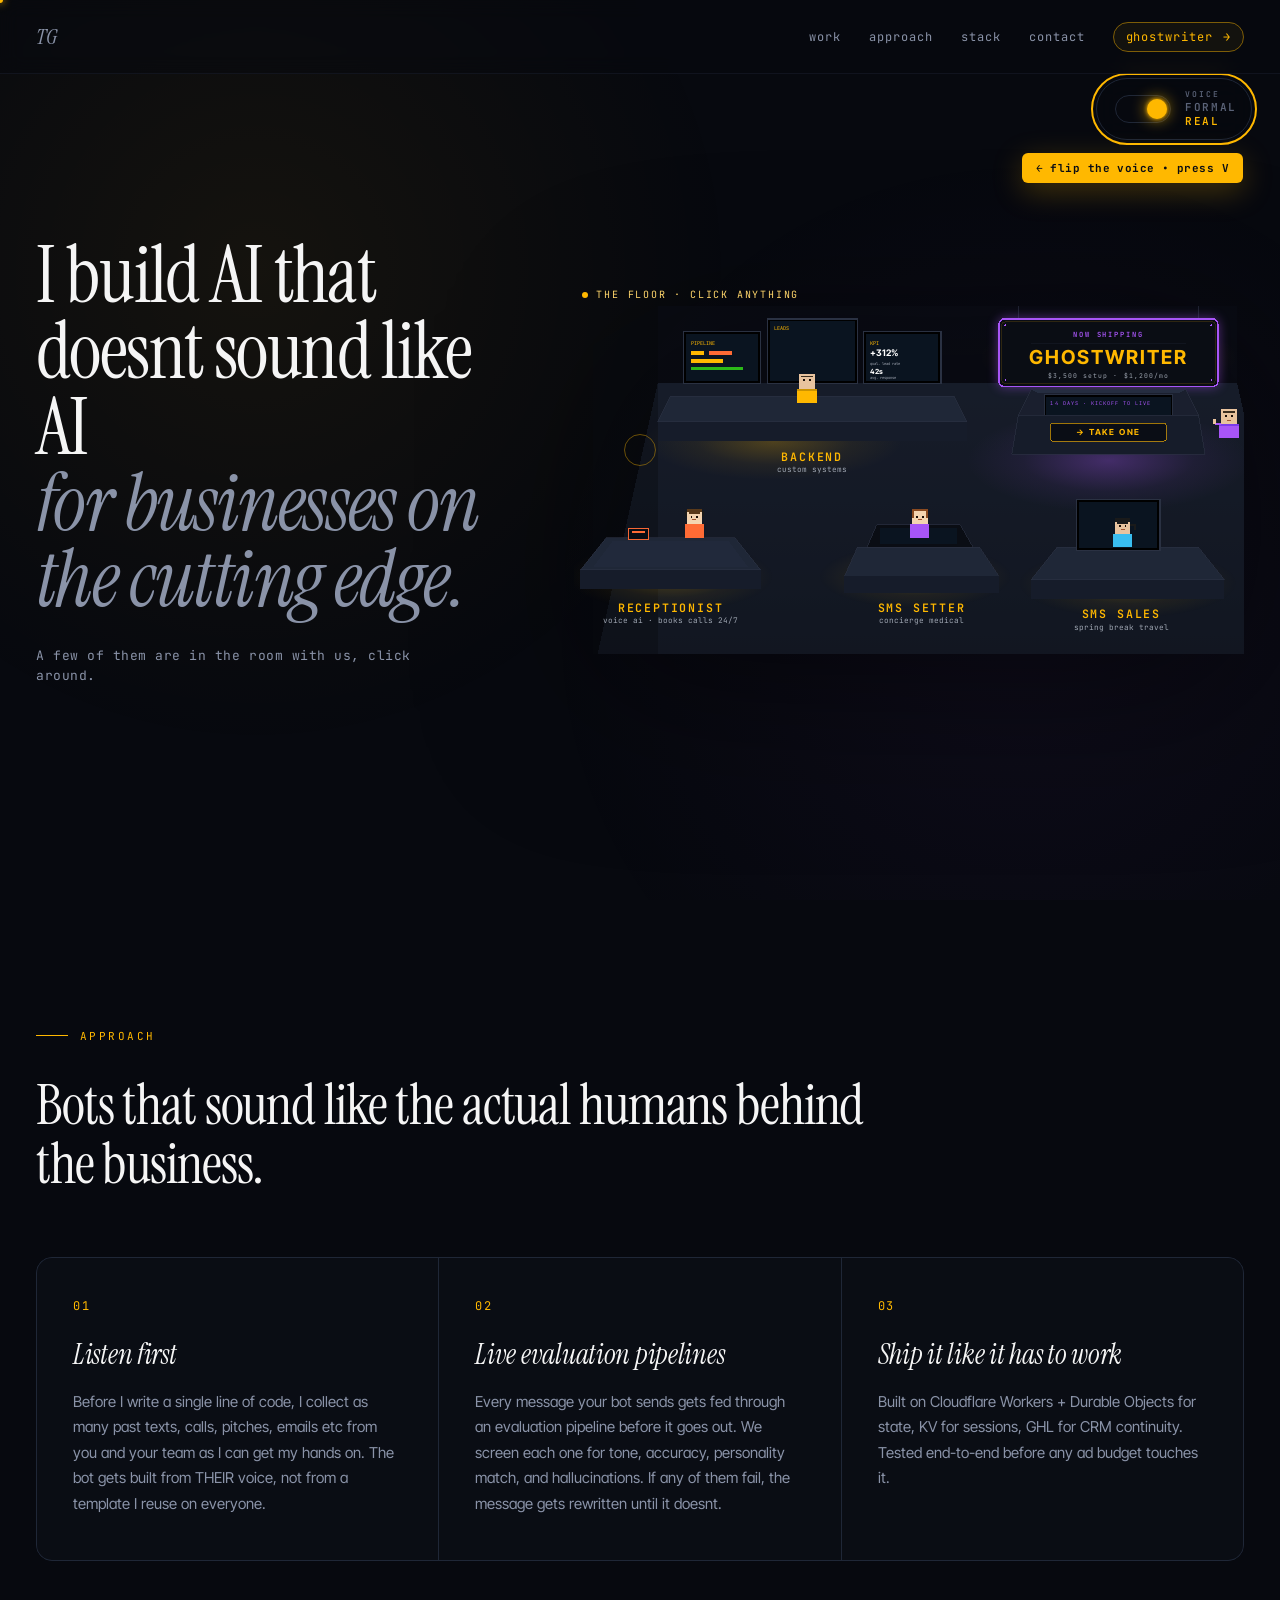
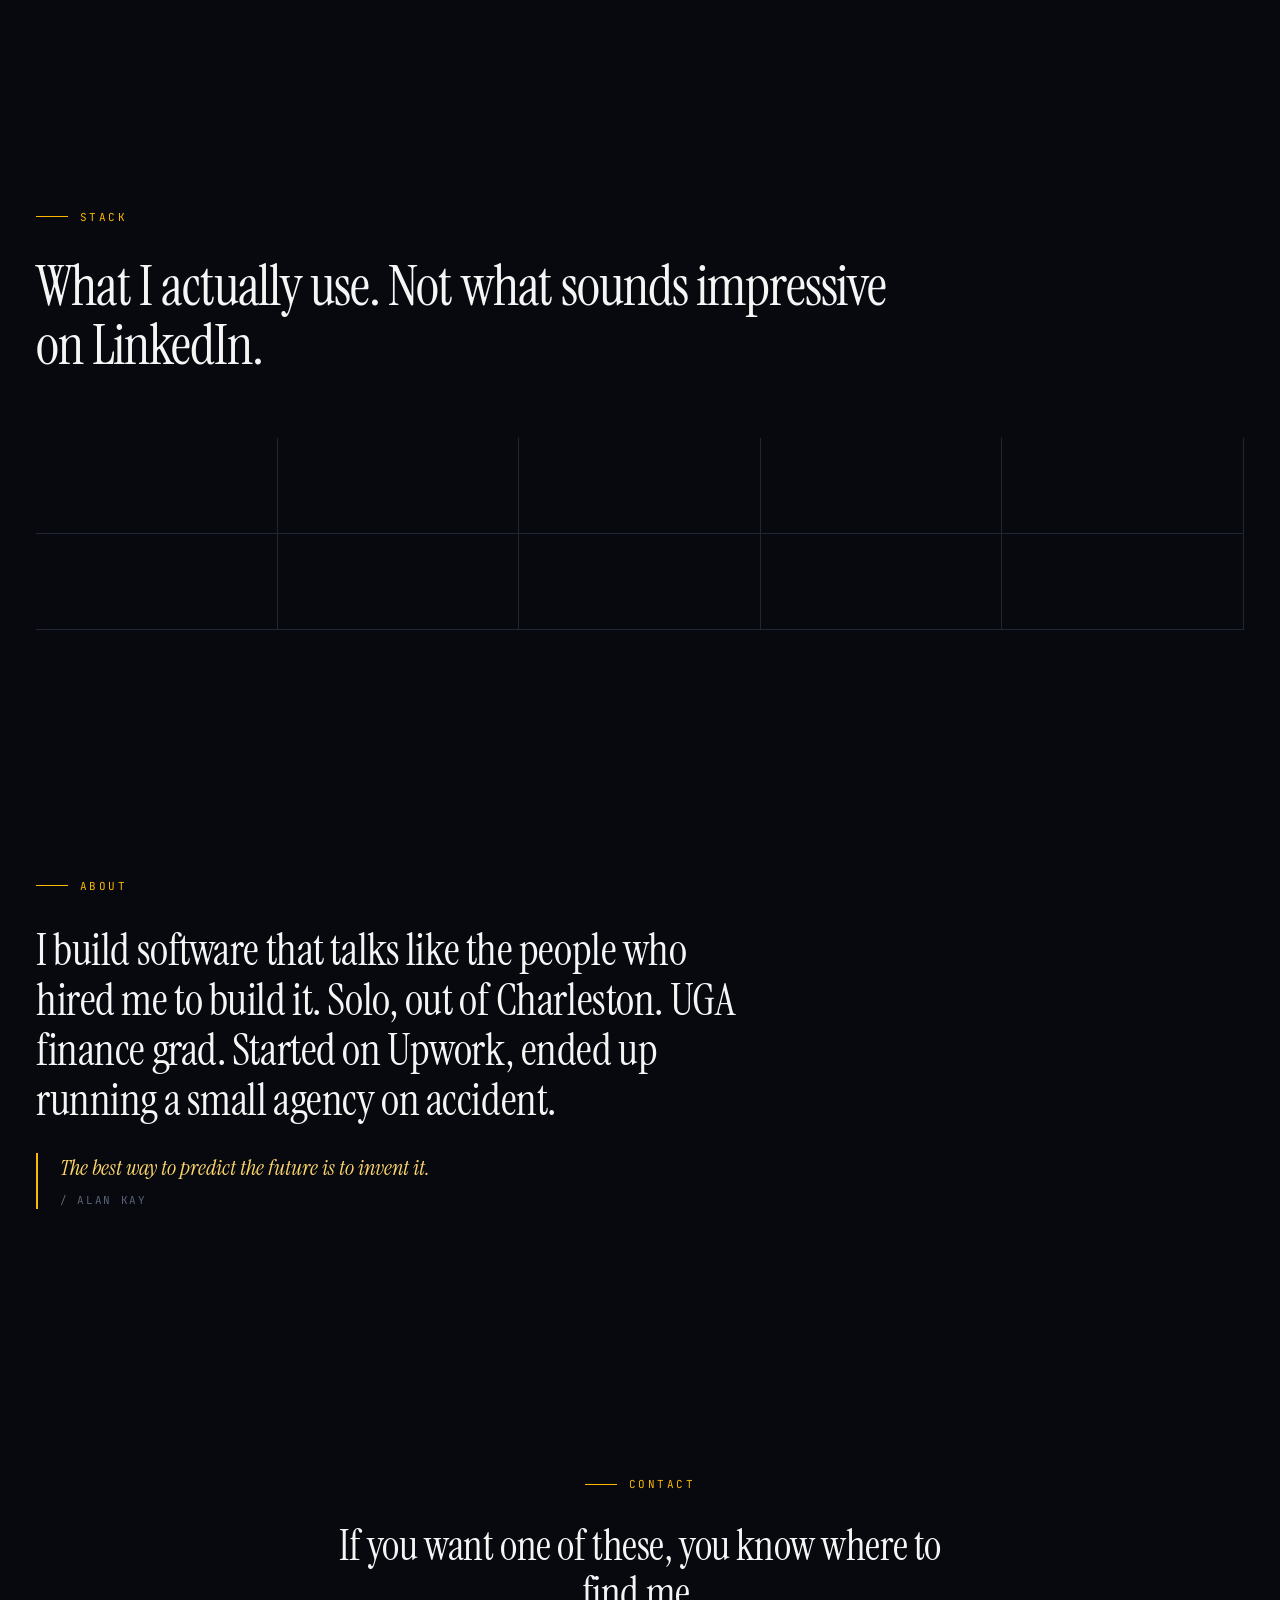
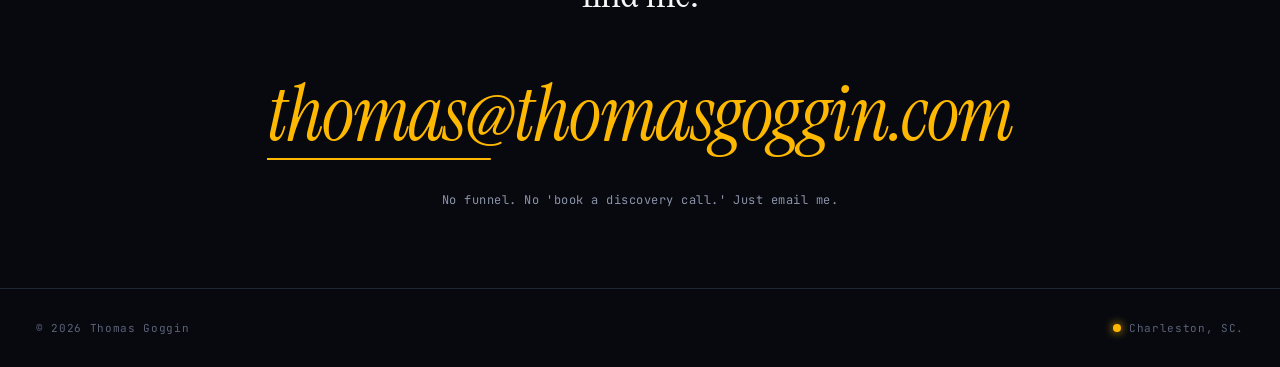
<file: index.html>
<!doctype html>
<html lang="en">
<head>
  <meta charset="utf-8" />
  <meta name="viewport" content="width=device-width, initial-scale=1" />
  <title>Thomas Goggin · voice-matched AI bots</title>
  <meta name="description" content="Solo operator building voice-matched AI bots for service businesses." />
  <link rel="preconnect" href="https://fonts.googleapis.com" />
  <link rel="preconnect" href="https://fonts.gstatic.com" crossorigin />
  <link href="https://fonts.googleapis.com/css2?family=Instrument+Serif:ital@0;1&family=Inter+Tight:wght@400;500;600;700&family=JetBrains+Mono:wght@400;500;600&display=swap" rel="stylesheet" />
  <link rel="stylesheet" href="styles.css" />
</head>
<body data-voice="real">
  <!-- voice toggle -->
  <button class="voice-toggle" id="voiceToggle" aria-label="Toggle voice">
    <span class="voice-toggle-track">
      <span class="voice-toggle-thumb"></span>
    </span>
    <span class="voice-toggle-labels">
      <span data-voice-state="formal">FORMAL</span>
      <span data-voice-state="real">REAL</span>
    </span>
  </button>

  <!-- top nav -->
  <nav class="nav">
    <a href="#" class="logo">TG</a>
    <ul>
      <li><a href="#work">work</a></li>
      <li><a href="#approach">approach</a></li>
      <li><a href="#stack">stack</a></li>
      <li><a href="#contact">contact</a></li>
      <li><a href="/ghostwriter" class="nav-cta">ghostwriter <span class="nav-cta-arrow">→</span></a></li>
    </ul>
  </nav>

  <!-- hero -->
  <section class="hero" id="work">
    <div class="hero-copy">
      <h1>
        <span class="display">
          <span data-formal="I build voice-matched AI agents" data-real="I build AI that doesnt sound like AI">I build AI that doesnt sound like AI</span>
        </span>
        <span class="display-muted">
          <span data-formal="for service-based businesses." data-real="for businesses on the cutting edge.">for businesses on the cutting edge.</span>
        </span>
      </h1>
      <p class="hero-sub">
        <span data-formal="A small set of recent work. Click any station to explore." data-real="A few of them are in the room with us, click around.">A few of them are in the room with us, click around.</span>
      </p>
    </div>

    <!-- isometric office scene -->
    <div class="scene-wrap" aria-hidden="false">
      <div class="scene-label">
        <span class="scene-label-dot"></span>
        <span data-formal="Operations floor · interactive" data-real="the floor · click anything">the floor · click anything</span>
      </div>

      <svg class="scene" viewBox="70 80 1040 540" xmlns="http://www.w3.org/2000/svg" preserveAspectRatio="xMidYMid meet" shape-rendering="crispEdges">
        <!-- ambient floor glow -->
        <defs>
          <radialGradient id="amber-glow" cx="50%" cy="50%" r="50%">
            <stop offset="0%" stop-color="#FFB800" stop-opacity="0.35" />
            <stop offset="60%" stop-color="#FFB800" stop-opacity="0.08" />
            <stop offset="100%" stop-color="#FFB800" stop-opacity="0" />
          </radialGradient>
          <radialGradient id="purple-glow" cx="50%" cy="50%" r="50%">
            <stop offset="0%" stop-color="#A855F7" stop-opacity="0.45" />
            <stop offset="60%" stop-color="#A855F7" stop-opacity="0.1" />
            <stop offset="100%" stop-color="#A855F7" stop-opacity="0" />
          </radialGradient>
          <linearGradient id="floor-grad" x1="0" y1="0" x2="0" y2="1">
            <stop offset="0%" stop-color="#1a1f2e" />
            <stop offset="100%" stop-color="#0d1018" />
          </linearGradient>
          <pattern id="floor-tiles" x="0" y="0" width="60" height="30" patternUnits="userSpaceOnUse" patternTransform="skewX(-30)">
            <rect width="60" height="30" fill="#141a26" />
            <rect width="60" height="30" fill="none" stroke="#1f2737" stroke-width="1" />
          </pattern>
        </defs>

        <!-- floor -->
        <polygon points="200,200 1100,200 1200,650 100,650" fill="url(#floor-grad)" />
        <polygon points="200,200 1100,200 1200,650 100,650" fill="url(#floor-tiles)" opacity="0.6" />

        <!-- back wall hint -->
        <polygon points="200,200 1100,200 1100,80 200,80" fill="#0a0d14" opacity="0.6" />
        <polygon points="200,200 200,80 100,140 100,650 200,650" fill="#080a10" opacity="0.4" />

        <!-- ============================ -->
        <!-- PRODUCTIZED OFFER (back-right corner, full-corner showcase) -->
        <!-- billboard + kiosk display + price plate                     -->
        <!-- ============================ -->
        <g class="station station-offer" data-station="offer" tabindex="0" role="button" aria-label="Open the productized Ghostwriter offer">
          <!-- generous click target spanning the whole corner -->
          <rect class="station-hit" x="690" y="80" width="400" height="280" fill="transparent" />

          <!-- corner ground glow -->
          <ellipse cx="900" cy="320" rx="220" ry="80" fill="url(#purple-glow)" class="station-glow" opacity="0.9" />
          <ellipse cx="900" cy="160" rx="200" ry="60" fill="url(#amber-glow)" class="station-glow" opacity="0.55" style="animation-delay:1.2s" />

          <!-- hanging chains from the ceiling -->
          <line x1="760" y1="80" x2="760" y2="100" stroke="#2a3142" stroke-width="1" />
          <line x1="1040" y1="80" x2="1040" y2="100" stroke="#2a3142" stroke-width="1" />

          <!-- BIG BILLBOARD (top) -->
          <rect x="730" y="100" width="340" height="105" rx="8" fill="#0a0d14" stroke="#A855F7" stroke-width="2.2" class="offer-frame" />
          <rect x="734" y="104" width="332" height="97" rx="6" fill="none" stroke="#FFB800" stroke-width="0.5" opacity="0.45" />
          <!-- corner LEDs -->
          <circle cx="740" cy="110" r="1.6" fill="#A855F7" class="offer-led" />
          <circle cx="1060" cy="110" r="1.6" fill="#A855F7" class="offer-led" style="animation-delay:0.7s" />
          <circle cx="740" cy="195" r="1.6" fill="#A855F7" class="offer-led" style="animation-delay:1.4s" />
          <circle cx="1060" cy="195" r="1.6" fill="#A855F7" class="offer-led" style="animation-delay:2.1s" />
          <!-- eyebrow -->
          <text x="900" y="128" text-anchor="middle" fill="#A855F7" font-family="JetBrains Mono" font-size="11" letter-spacing="3" font-weight="600">NOW SHIPPING</text>
          <!-- divider -->
          <line x1="780" y1="138" x2="1020" y2="138" stroke="#1f2737" stroke-width="0.5" />
          <!-- main label -->
          <text x="900" y="170" text-anchor="middle" fill="#FFB800" font-family="Inter Tight" font-size="30" letter-spacing="3" font-weight="700" class="offer-flicker">GHOSTWRITER</text>
          <!-- price tag -->
          <text x="900" y="192" text-anchor="middle" fill="#9CA3AF" font-family="JetBrains Mono" font-size="10" letter-spacing="1.6">$3,500 setup · $1,200/mo</text>

          <!-- KIOSK BASE (under billboard) -->
          <!-- pedestal sides -->
          <polygon points="780,210 1020,210 1040,250 760,250" fill="#1a1f2e" stroke="#2a3142" stroke-width="1" />
          <!-- pedestal top edge -->
          <polygon points="780,210 1020,210 1010,215 790,215" fill="#252d40" />
          <!-- screen on pedestal: animated build-stage ticker -->
          <rect x="800" y="218" width="200" height="64" fill="#000" stroke="#2a3142" stroke-width="1.5" />
          <rect x="803" y="221" width="194" height="58" fill="#0a1420" />
          <text x="810" y="234" fill="#A855F7" font-family="JetBrains Mono" font-size="8" letter-spacing="1.6">14 DAYS · KICKOFF TO LIVE</text>
          <!-- ticker rows (animate each in turn) -->
          <g class="offer-stages">
            <text x="810" y="250" fill="#FFB800" font-family="JetBrains Mono" font-size="8" class="offer-stage" style="animation-delay:0s">DAY 1-2  · voice extraction</text>
            <text x="810" y="262" fill="#FFB800" font-family="JetBrains Mono" font-size="8" class="offer-stage" style="animation-delay:1.6s">DAY 3-7  · build + voice tune</text>
            <text x="810" y="274" fill="#FFB800" font-family="JetBrains Mono" font-size="8" class="offer-stage" style="animation-delay:3.2s">DAY 8-12 · CRM + calendar wire</text>
            <text x="990" y="262" text-anchor="end" fill="#39FF14" font-family="JetBrains Mono" font-size="8" font-weight="700" class="offer-stage" style="animation-delay:4.8s">DAY 13-14 · LIVE</text>
          </g>
          <!-- pedestal lower body -->
          <polygon points="760,250 1040,250 1050,310 750,310" fill="#161c2a" stroke="#2a3142" stroke-width="1" />
          <!-- price plate on pedestal lower body -->
          <rect x="810" y="262" width="180" height="28" rx="4" fill="#0a0d14" stroke="#FFB800" stroke-width="1" opacity="0.95" />
          <text x="900" y="280" text-anchor="middle" fill="#FFB800" font-family="Inter Tight" font-size="13" letter-spacing="2.2" font-weight="700" class="offer-take">→ TAKE ONE</text>

          <!-- pixel character standing next to the kiosk, pointing up at the billboard -->
          <g transform="translate(1075 240) scale(1.5)">
            <g class="pixel-char char-offer">
              <!-- head -->
              <rect x="0" y="0" width="16" height="16" fill="#e8c39e" />
              <rect x="2" y="2" width="12" height="2" fill="#3a2e1f" />
              <rect x="4" y="6" width="2" height="2" fill="#1a0f08" />
              <rect x="10" y="6" width="2" height="2" fill="#1a0f08" />
              <rect x="6" y="11" width="4" height="1" fill="#a05530" class="mouth-talk" style="animation-delay:0.4s" />
              <!-- shirt purple -->
              <rect x="-2" y="16" width="20" height="14" fill="#A855F7" />
              <rect x="-2" y="16" width="20" height="2" fill="#7c3aed" />
              <!-- arm pointing up at billboard (gesture) -->
              <rect class="offer-arm" x="-6" y="14" width="6" height="3" fill="#A855F7" />
              <rect class="offer-arm" x="-8" y="10" width="3" height="6" fill="#e8c39e" />
            </g>
          </g>
        </g>

        <!-- ============================ -->
        <!-- COMMAND CENTER (back wall, leadflo dashboards) -->
        <!-- ============================ -->
        <g class="station station-leadflo" data-station="leadflo" tabindex="0" role="button" aria-label="Open Leadflo case study">
          <rect class="station-hit" x="220" y="95" width="430" height="245" fill="transparent" />
          <!-- glow -->
          <ellipse cx="380" cy="290" rx="200" ry="60" fill="url(#amber-glow)" class="station-glow" />

          <!-- monitor wall (3 screens) -->
          <g class="monitor-wall">
            <!-- monitor 1: leads pipeline -->
            <rect x="240" y="120" width="120" height="80" fill="#000" stroke="#2a3142" stroke-width="2" />
            <rect x="244" y="124" width="112" height="72" fill="#0a1420" />
            <!-- pipeline bars animating -->
            <rect x="252" y="150" width="20" height="6" fill="#FFB800" class="bar-pulse" />
            <rect x="280" y="150" width="35" height="6" fill="#FF6B35" class="bar-pulse" style="animation-delay:0.3s" />
            <rect x="252" y="162" width="50" height="6" fill="#FFB800" class="bar-pulse" style="animation-delay:0.6s" />
            <rect x="252" y="174" width="80" height="6" fill="#39FF14" class="bar-pulse" style="animation-delay:0.9s" opacity="0.7" />
            <text x="252" y="140" fill="#FFB800" font-family="JetBrains Mono" font-size="8">PIPELINE</text>

            <!-- monitor 2: live activity feed -->
            <rect x="370" y="100" width="140" height="100" fill="#000" stroke="#2a3142" stroke-width="2" />
            <rect x="374" y="104" width="132" height="92" fill="#0a1420" />
            <text x="380" y="118" fill="#FFB800" font-family="JetBrains Mono" font-size="8">LEADS</text>
            <g class="ticker">
              <text x="380" y="135" fill="#9CA3AF" font-family="JetBrains Mono" font-size="7" class="tick-line">+ HVAC inquiry</text>
              <text x="380" y="148" fill="#9CA3AF" font-family="JetBrains Mono" font-size="7" class="tick-line" style="animation-delay:1.5s">+ booking confirmed</text>
              <text x="380" y="161" fill="#9CA3AF" font-family="JetBrains Mono" font-size="7" class="tick-line" style="animation-delay:3s">+ SMS reply received</text>
              <text x="380" y="174" fill="#39FF14" font-family="JetBrains Mono" font-size="7" class="tick-line" style="animation-delay:4.5s">$ qualified</text>
            </g>

            <!-- monitor 3: KPIs -->
            <rect x="520" y="120" width="120" height="80" fill="#000" stroke="#2a3142" stroke-width="2" />
            <rect x="524" y="124" width="112" height="72" fill="#0a1420" />
            <text x="530" y="140" fill="#FFB800" font-family="JetBrains Mono" font-size="8">KPI</text>
            <text x="530" y="158" fill="#fff" font-family="Inter Tight" font-size="14" font-weight="700">+312%</text>
            <text x="530" y="172" fill="#9CA3AF" font-family="JetBrains Mono" font-size="6">qual. lead rate</text>
            <text x="530" y="186" fill="#fff" font-family="Inter Tight" font-size="11" font-weight="700">42s</text>
            <text x="530" y="194" fill="#9CA3AF" font-family="JetBrains Mono" font-size="6">avg. response</text>
          </g>

          <!-- desk -->
          <polygon points="220,220 660,220 680,260 200,260" fill="#1f2737" stroke="#2a3142" stroke-width="1" />
          <polygon points="200,260 680,260 680,290 200,290" fill="#161c2a" />

          <!-- pixel character at command center -->
          <g transform="translate(420 185) scale(1.5)">
            <g class="pixel-char char-leadflo">
              <rect x="0" y="0" width="16" height="16" fill="#e8c39e" />
              <rect x="2" y="2" width="12" height="2" fill="#3a2e1f" />
              <rect x="4" y="6" width="2" height="2" fill="#1a0f08" />
              <rect x="10" y="6" width="2" height="2" fill="#1a0f08" />
              <rect x="-2" y="16" width="20" height="14" fill="#FFB800" />
              <rect x="-2" y="16" width="20" height="2" fill="#cc9300" />
            </g>
          </g>

          <text x="440" y="320" text-anchor="middle" fill="#FFB800" font-family="JetBrains Mono" font-size="18" letter-spacing="2.8" font-weight="600">BACKEND</text>
          <text x="440" y="338" text-anchor="middle" fill="#9CA3AF" font-family="JetBrains Mono" font-size="12">custom systems</text>
        </g>

        <!-- ============================ -->
        <!-- RECEPTION DESK (front-left) -->
        <!-- ============================ -->
        <g class="station station-reception" data-station="reception" tabindex="0" role="button" aria-label="Open AI receptionist case study">
          <rect class="station-hit" x="70" y="380" width="310" height="210" fill="transparent" />
          <ellipse cx="220" cy="500" rx="160" ry="55" fill="url(#amber-glow)" class="station-glow" />

          <!-- curved reception desk -->
          <polygon points="120,440 320,440 360,490 80,490" fill="#1f2737" stroke="#2a3142" stroke-width="1" />
          <polygon points="80,490 360,490 360,520 80,520" fill="#161c2a" />
          <!-- desk top reflection -->
          <polygon points="130,445 310,445 340,485 100,485" fill="#252d40" opacity="0.5" />

          <!-- phone (with antenna pulse when ringing) -->
          <g class="phone-rig">
            <rect x="155" y="425" width="30" height="18" fill="#0a0d14" stroke="#FF6B35" stroke-width="1.5" class="phone-base" />
            <rect x="160" y="429" width="20" height="3" fill="#FF6B35" class="phone-light" />
            <!-- ringing arcs -->
            <g class="phone-ring">
              <path d="M 145 415 Q 135 410 140 400" stroke="#FF6B35" stroke-width="2" fill="none" stroke-linecap="round" opacity="0.8" />
              <path d="M 195 415 Q 205 410 200 400" stroke="#FF6B35" stroke-width="2" fill="none" stroke-linecap="round" opacity="0.8" />
            </g>
          </g>

          <!-- pixel receptionist -->
          <g transform="translate(245 395) scale(1.5)">
            <g class="pixel-char char-receptionist">
              <rect x="0" y="0" width="16" height="16" fill="#f4d4b0" />
              <rect x="0" y="0" width="16" height="3" fill="#5a3a1a" />
              <rect x="2" y="3" width="12" height="2" fill="#5a3a1a" />
              <rect x="4" y="7" width="2" height="2" fill="#1a0f08" />
              <rect x="10" y="7" width="2" height="2" fill="#1a0f08" />
              <rect x="6" y="11" width="4" height="1" fill="#a05530" class="mouth-talk" />
              <rect x="-2" y="16" width="20" height="14" fill="#FF6B35" />
              <rect x="-2" y="2" width="2" height="6" fill="#1a1a1a" />
              <rect x="16" y="2" width="2" height="6" fill="#1a1a1a" />
            </g>
          </g>

          <!-- floating SMS bubble -->
          <g class="float-bubble bubble-1">
            <rect x="280" y="380" width="80" height="22" rx="11" fill="#FFB800" />
            <text x="320" y="394" text-anchor="middle" fill="#0a0d14" font-family="JetBrains Mono" font-size="8" font-weight="700">booked ✓</text>
          </g>

          <text x="220" y="555" text-anchor="middle" fill="#FFB800" font-family="JetBrains Mono" font-size="18" letter-spacing="2.8" font-weight="600">RECEPTIONIST</text>
          <text x="220" y="573" text-anchor="middle" fill="#9CA3AF" font-family="JetBrains Mono" font-size="12">voice ai · books calls 24/7</text>
        </g>

        <!-- ============================ -->
        <!-- PHONE BAY (right side, spiffy travel) -->
        <!-- ============================ -->
        <g class="station station-spiffy" data-station="spiffy" tabindex="0" role="button" aria-label="Open Spiffy case study">
          <rect class="station-hit" x="770" y="375" width="320" height="220" fill="transparent" />
          <ellipse cx="930" cy="510" rx="170" ry="55" fill="url(#amber-glow)" class="station-glow" />

          <!-- desk -->
          <polygon points="820,455 1040,455 1080,505 780,505" fill="#1f2737" stroke="#2a3142" stroke-width="1" />
          <polygon points="780,505 1080,505 1080,535 780,535" fill="#161c2a" />

          <!-- monitor with travel SMS -->
          <rect x="850" y="380" width="130" height="80" fill="#000" stroke="#2a3142" stroke-width="2" />
          <rect x="854" y="384" width="122" height="72" fill="#0a1420" />
          <!-- chat bubbles on screen -->
          <g class="travel-chat">
            <rect x="858" y="392" width="60" height="12" rx="6" fill="#FFB800" class="chat-msg" style="animation-delay:0s" />
            <rect x="908" y="408" width="64" height="12" rx="6" fill="#2a3142" class="chat-msg" style="animation-delay:1.5s" />
            <rect x="858" y="424" width="80" height="12" rx="6" fill="#FFB800" class="chat-msg" style="animation-delay:3s" />
            <rect x="908" y="440" width="50" height="12" rx="6" fill="#2a3142" class="chat-msg" style="animation-delay:4.5s" />
          </g>

          <!-- pixel char with headset -->
          <g transform="translate(910 410) scale(1.5)">
            <g class="pixel-char char-spiffy">
              <rect x="0" y="0" width="16" height="16" fill="#e8c39e" />
              <rect x="0" y="0" width="16" height="4" fill="#1a1a1a" />
              <rect x="2" y="4" width="12" height="2" fill="#1a1a1a" />
              <rect x="4" y="7" width="2" height="2" fill="#1a0f08" />
              <rect x="10" y="7" width="2" height="2" fill="#1a0f08" />
              <rect x="6" y="11" width="4" height="1" fill="#a05530" class="mouth-talk" style="animation-delay:0.3s" />
              <rect x="-2" y="16" width="20" height="14" fill="#39bdef" />
              <rect x="16" y="6" width="4" height="2" fill="#1a1a1a" />
              <rect x="20" y="6" width="2" height="6" fill="#1a1a1a" />
            </g>
          </g>

          <!-- floating envelope (booking) -->
          <g class="float-bubble bubble-2">
            <rect x="780" y="400" width="60" height="20" rx="3" fill="#39FF14" opacity="0.9" />
            <text x="810" y="413" text-anchor="middle" fill="#0a0d14" font-family="JetBrains Mono" font-size="7" font-weight="700">$1,840 ✈</text>
          </g>

          <text x="920" y="565" text-anchor="middle" fill="#FFB800" font-family="JetBrains Mono" font-size="18" letter-spacing="2.8" font-weight="600">SMS SALES</text>
          <text x="920" y="583" text-anchor="middle" fill="#9CA3AF" font-family="JetBrains Mono" font-size="12">spring break travel</text>
        </g>

        <!-- ============================ -->
        <!-- TEXTING DESK (mid-center, ava setter) -->
        <!-- ============================ -->
        <g class="station station-ava" data-station="ava" tabindex="0" role="button" aria-label="Open Ava case study">
          <!-- generous click target -->
          <rect class="station-hit" x="470" y="395" width="280" height="195" fill="transparent" />
          <ellipse cx="600" cy="500" rx="150" ry="50" fill="url(#amber-glow)" class="station-glow" />

          <!-- desk -->
          <polygon points="510,455 700,455 730,500 490,500" fill="#1f2737" stroke="#2a3142" stroke-width="1" />
          <polygon points="490,500 730,500 730,525 490,525" fill="#161c2a" />

          <!-- laptop -->
          <polygon points="540,420 670,420 690,455 525,455" fill="#0a0d14" stroke="#2a3142" stroke-width="1" />
          <rect x="545" y="425" width="120" height="25" fill="#0a1420" />
          <!-- typing on screen -->
          <g class="ava-typing">
            <rect x="552" y="430" width="40" height="3" fill="#FFB800" class="type-line" style="animation-delay:0s" />
            <rect x="552" y="437" width="60" height="3" fill="#9CA3AF" class="type-line" style="animation-delay:1s" />
            <rect x="552" y="444" width="35" height="3" fill="#9CA3AF" class="type-line" style="animation-delay:2s" />
          </g>

          <!-- pixel char -->
          <g transform="translate(595 395) scale(1.5)">
            <g class="pixel-char char-ava">
              <rect x="0" y="0" width="16" height="16" fill="#f4d4b0" />
              <rect x="0" y="0" width="16" height="2" fill="#8a4a20" />
              <rect x="0" y="0" width="2" height="10" fill="#8a4a20" />
              <rect x="14" y="0" width="2" height="10" fill="#8a4a20" />
              <rect x="4" y="7" width="2" height="2" fill="#1a0f08" />
              <rect x="10" y="7" width="2" height="2" fill="#1a0f08" />
              <rect x="6" y="11" width="4" height="1" fill="#a05530" class="mouth-talk" style="animation-delay:0.6s" />
              <rect x="-2" y="16" width="20" height="14" fill="#A855F7" />
            </g>
          </g>

          <text x="610" y="555" text-anchor="middle" fill="#FFB800" font-family="JetBrains Mono" font-size="18" letter-spacing="2.8" font-weight="600">SMS SETTER</text>
          <text x="610" y="573" text-anchor="middle" fill="#9CA3AF" font-family="JetBrains Mono" font-size="12">concierge medical</text>
        </g>

        <!-- floating ambient particles -->
        <g class="ambient-particles">
          <circle cx="500" cy="300" r="1.5" fill="#FFB800" class="particle" style="animation-delay:0s" />
          <circle cx="700" cy="350" r="1" fill="#FFB800" class="particle" style="animation-delay:2s" />
          <circle cx="350" cy="400" r="1.5" fill="#A855F7" class="particle" style="animation-delay:4s" />
          <circle cx="850" cy="280" r="1" fill="#FFB800" class="particle" style="animation-delay:1s" />
          <circle cx="600" cy="380" r="1" fill="#FFB800" class="particle" style="animation-delay:3s" />
        </g>
      </svg>
    </div>
  </section>

  <!-- case study panels (revealed on click) -->
  <div class="case-overlay" id="caseOverlay">
    <button class="case-close" id="caseClose" aria-label="Close">×</button>
    <div class="case-content" id="caseContent"><!-- populated by JS --></div>
  </div>

  <!-- approach -->
  <section class="approach" id="approach">
    <div class="section-label">approach</div>
    <h2 class="section-h">
      <span data-formal="Engineered systems that sound like the people running them." data-real="Bots that sound like the actual humans behind the business.">Bots that sound like the actual humans behind the business.</span>
    </h2>
    <div class="approach-grid">
      <div class="approach-item">
        <div class="approach-num">01</div>
        <h3 data-formal="Listen first." data-real="Listen first">Listen first</h3>
        <p>
          <span data-formal="Before any code is written, I collect every past message, call, pitch, and email I can gather from you and your team. The bot is built from your team's actual voice, not from a template applied to every client." data-real="Before I write a single line of code, I collect as many past texts, calls, pitches, emails etc from you and your team as I can get my hands on. The bot gets built from THEIR voice, not from a template I reuse on everyone.">Before I write a single line of code, I collect as many past texts, calls, pitches, emails etc from you and your team as I can get my hands on. The bot gets built from THEIR voice, not from a template I reuse on everyone.</span>
        </p>
      </div>
      <div class="approach-item">
        <div class="approach-num">02</div>
        <h3 data-formal="Live evaluation pipelines." data-real="Live evaluation pipelines">Live evaluation pipelines</h3>
        <p>
          <span data-formal="Every outbound message runs through an evaluation pipeline before it sends. Each one is screened for tone, accuracy, personality match, and hallucinations. Any message that fails is rewritten until it passes." data-real="Every message your bot sends gets fed through an evaluation pipeline before it goes out. We screen each one for tone, accuracy, personality match, and hallucinations. If any of them fail, the message gets rewritten until it doesnt.">Every message your bot sends gets fed through an evaluation pipeline before it goes out. We screen each one for tone, accuracy, personality match, and hallucinations. If any of them fail, the message gets rewritten until it doesnt.</span>
        </p>
      </div>
      <div class="approach-item">
        <div class="approach-num">03</div>
        <h3 data-formal="Built to ship." data-real="Ship it like it has to work">Ship it like it has to work</h3>
        <p>
          <span data-formal="Built on Cloudflare Workers and Durable Objects for state, KV for sessions, and GoHighLevel for CRM continuity. Every system is tested end-to-end before ad spend is directed at it." data-real="Built on Cloudflare Workers + Durable Objects for state, KV for sessions, GHL for CRM continuity. Tested end-to-end before any ad budget touches it.">Built on Cloudflare Workers + Durable Objects for state, KV for sessions, GHL for CRM continuity. Tested end-to-end before any ad budget touches it.</span>
        </p>
      </div>
    </div>
  </section>

  <!-- stack -->
  <section class="stack" id="stack">
    <div class="section-label">stack</div>
    <h2 class="section-h">
      <span data-formal="The production stack." data-real="What I actually use. Not what sounds impressive on LinkedIn.">What I actually use. Not what sounds impressive on LinkedIn.</span>
    </h2>
    <div class="stack-grid">
      <div class="stack-item" style="--rot-delay:0s">
        <div class="stack-card">
          <span class="stack-name">Cloudflare Workers</span>
          <span class="stack-note" data-formal="Serverless compute." data-real="Runs everything. Cheap, fast, never down.">Runs everything. Cheap, fast, never down.</span>
        </div>
        <div class="stack-card">
          <span class="stack-name">Cloudflare D1</span>
          <span class="stack-note" data-formal="Edge SQL." data-real="Conversation history when SQL is the right shape.">Conversation history when SQL is the right shape.</span>
        </div>
      </div>
      <div class="stack-item" style="--rot-delay:0.7s">
        <div class="stack-card">
          <span class="stack-name">Durable Objects</span>
          <span class="stack-note" data-formal="Stateful coordination." data-real="When a conversation has to remember itself.">When a conversation has to remember itself.</span>
        </div>
        <div class="stack-card">
          <span class="stack-name">Cloudflare KV</span>
          <span class="stack-note" data-formal="Edge key-value store." data-real="Session glue, config, hot lookups.">Session glue, config, hot lookups.</span>
        </div>
      </div>
      <div class="stack-item" style="--rot-delay:1.4s">
        <div class="stack-card">
          <span class="stack-name">GoHighLevel</span>
          <span class="stack-note" data-formal="CRM, SMS, calendars." data-real="Where the leads live for most of my clients.">Where the leads live for most of my clients.</span>
        </div>
        <div class="stack-card">
          <span class="stack-name">Twilio</span>
          <span class="stack-note" data-formal="Telephony layer." data-real="The actual phone numbers under the bots.">The actual phone numbers under the bots.</span>
        </div>
      </div>
      <div class="stack-item" style="--rot-delay:2.1s">
        <div class="stack-card">
          <span class="stack-name">Retell AI</span>
          <span class="stack-note" data-formal="Voice agents." data-real="When the bot needs to talk, not text.">When the bot needs to talk, not text.</span>
        </div>
        <div class="stack-card">
          <span class="stack-name">Cal.com</span>
          <span class="stack-note" data-formal="Calendar API." data-real="Real availability when the bot says yes.">Real availability when the bot says yes.</span>
        </div>
      </div>
      <div class="stack-item" style="--rot-delay:2.8s">
        <div class="stack-card">
          <span class="stack-name">Anthropic SDK</span>
          <span class="stack-note" data-formal="Claude Sonnet & Haiku." data-real="Sonnet for the hard turns, Haiku for the cheap ones.">Sonnet for the hard turns, Haiku for the cheap ones.</span>
        </div>
        <div class="stack-card">
          <span class="stack-name">Claude Code</span>
          <span class="stack-note" data-formal="Agent-assisted development." data-real="The agent that ships next to me.">The agent that ships next to me.</span>
        </div>
      </div>
      <div class="stack-item" style="--rot-delay:3.5s">
        <div class="stack-card">
          <span class="stack-name">n8n</span>
          <span class="stack-note" data-formal="Workflow orchestration." data-real="Middleware between everything.">Middleware between everything.</span>
        </div>
        <div class="stack-card">
          <span class="stack-name">Cursor</span>
          <span class="stack-note" data-formal="Editor." data-real="Where the code actually gets written.">Where the code actually gets written.</span>
        </div>
      </div>
      <div class="stack-item" style="--rot-delay:4.2s">
        <div class="stack-card">
          <span class="stack-name">Expo + React Native</span>
          <span class="stack-note" data-formal="Mobile development." data-real="For the side project I keep poking at after hours.">For the side project I keep poking at after hours.</span>
        </div>
        <div class="stack-card">
          <span class="stack-name">iOS / TestFlight</span>
          <span class="stack-note" data-formal="Distribution channel." data-real="How the mobile stuff actually gets into hands.">How the mobile stuff actually gets into hands.</span>
        </div>
      </div>
      <div class="stack-item" style="--rot-delay:4.9s">
        <div class="stack-card">
          <span class="stack-name">Supabase</span>
          <span class="stack-note" data-formal="Backend-as-a-service." data-real="Postgres + auth + storage. Boring on purpose.">Postgres + auth + storage. Boring on purpose.</span>
        </div>
        <div class="stack-card">
          <span class="stack-name">Postgres</span>
          <span class="stack-note" data-formal="Relational database." data-real="Where the long-term memory lives.">Where the long-term memory lives.</span>
        </div>
      </div>
      <div class="stack-item" style="--rot-delay:5.6s">
        <div class="stack-card">
          <span class="stack-name">TypeScript</span>
          <span class="stack-note" data-formal="Typed runtime." data-real="Catches what JS lets through.">Catches what JS lets through.</span>
        </div>
        <div class="stack-card">
          <span class="stack-name">Bun</span>
          <span class="stack-note" data-formal="JavaScript runtime." data-real="Fast scripts, no fuss.">Fast scripts, no fuss.</span>
        </div>
      </div>
      <div class="stack-item" style="--rot-delay:6.3s">
        <div class="stack-card">
          <span class="stack-name">Wrangler</span>
          <span class="stack-note" data-formal="Cloudflare deploy CLI." data-real="How everything actually goes live.">How everything actually goes live.</span>
        </div>
        <div class="stack-card">
          <span class="stack-name">Hono</span>
          <span class="stack-note" data-formal="Workers framework." data-real="Routing for Workers without the bloat.">Routing for Workers without the bloat.</span>
        </div>
      </div>
    </div>
  </section>

  <!-- about -->
  <section class="about" id="about">
    <div class="section-label">about</div>
    <div class="about-grid">
      <div class="about-bio">
        <p class="about-lead">
          <span data-formal="I build software that talks like the people who hired me to build it. Solo operator based in Charleston, South Carolina. University of Georgia finance graduate. What started as Upwork contracts has become a small agency." data-real="I build software that talks like the people who hired me to build it. Solo, out of Charleston. UGA finance grad. Started on Upwork, ended up running a small agency on accident.">I build software that talks like the people who hired me to build it. Solo, out of Charleston. UGA finance grad. Started on Upwork, ended up running a small agency on accident.</span>
        </p>
        <p class="about-quote">
          <span data-formal="The best way to predict the future is to invent it." data-real="The best way to predict the future is to invent it.">"The best way to predict the future is to invent it."</span>
          <span class="about-attr">/ Alan Kay</span>
        </p>
      </div>
    </div>
  </section>

  <!-- contact -->
  <section class="contact" id="contact">
    <div class="section-label">contact</div>
    <h2 class="contact-h">
      <span data-formal="Open to a small number of new engagements." data-real="If you want one of these, you know where to find me.">If you want one of these, you know where to find me.</span>
    </h2>
    <a href="mailto:thomas@thomasgoggin.com" class="contact-mail">thomas@thomasgoggin.com</a>
    <p class="contact-note">
      <span data-formal="No funnels. No discovery questionnaires. Email me." data-real="No funnel. No 'book a discovery call.' Just email me.">No funnel. No "book a discovery call." Just email me.</span>
    </p>
  </section>

  <footer class="footer">
    <div class="footer-left">© <span id="year"></span> Thomas Goggin</div>
    <div class="footer-right"><span class="dot"></span> <span data-formal="Charleston, SC." data-real="Charleston, SC.">Charleston, SC.</span></div>
  </footer>

  <!-- custom cursor -->
  <div class="cursor" id="cursor"></div>
  <div class="cursor-ring" id="cursorRing"></div>

  <script src="script.js"></script>
</body>
</html>
</file>
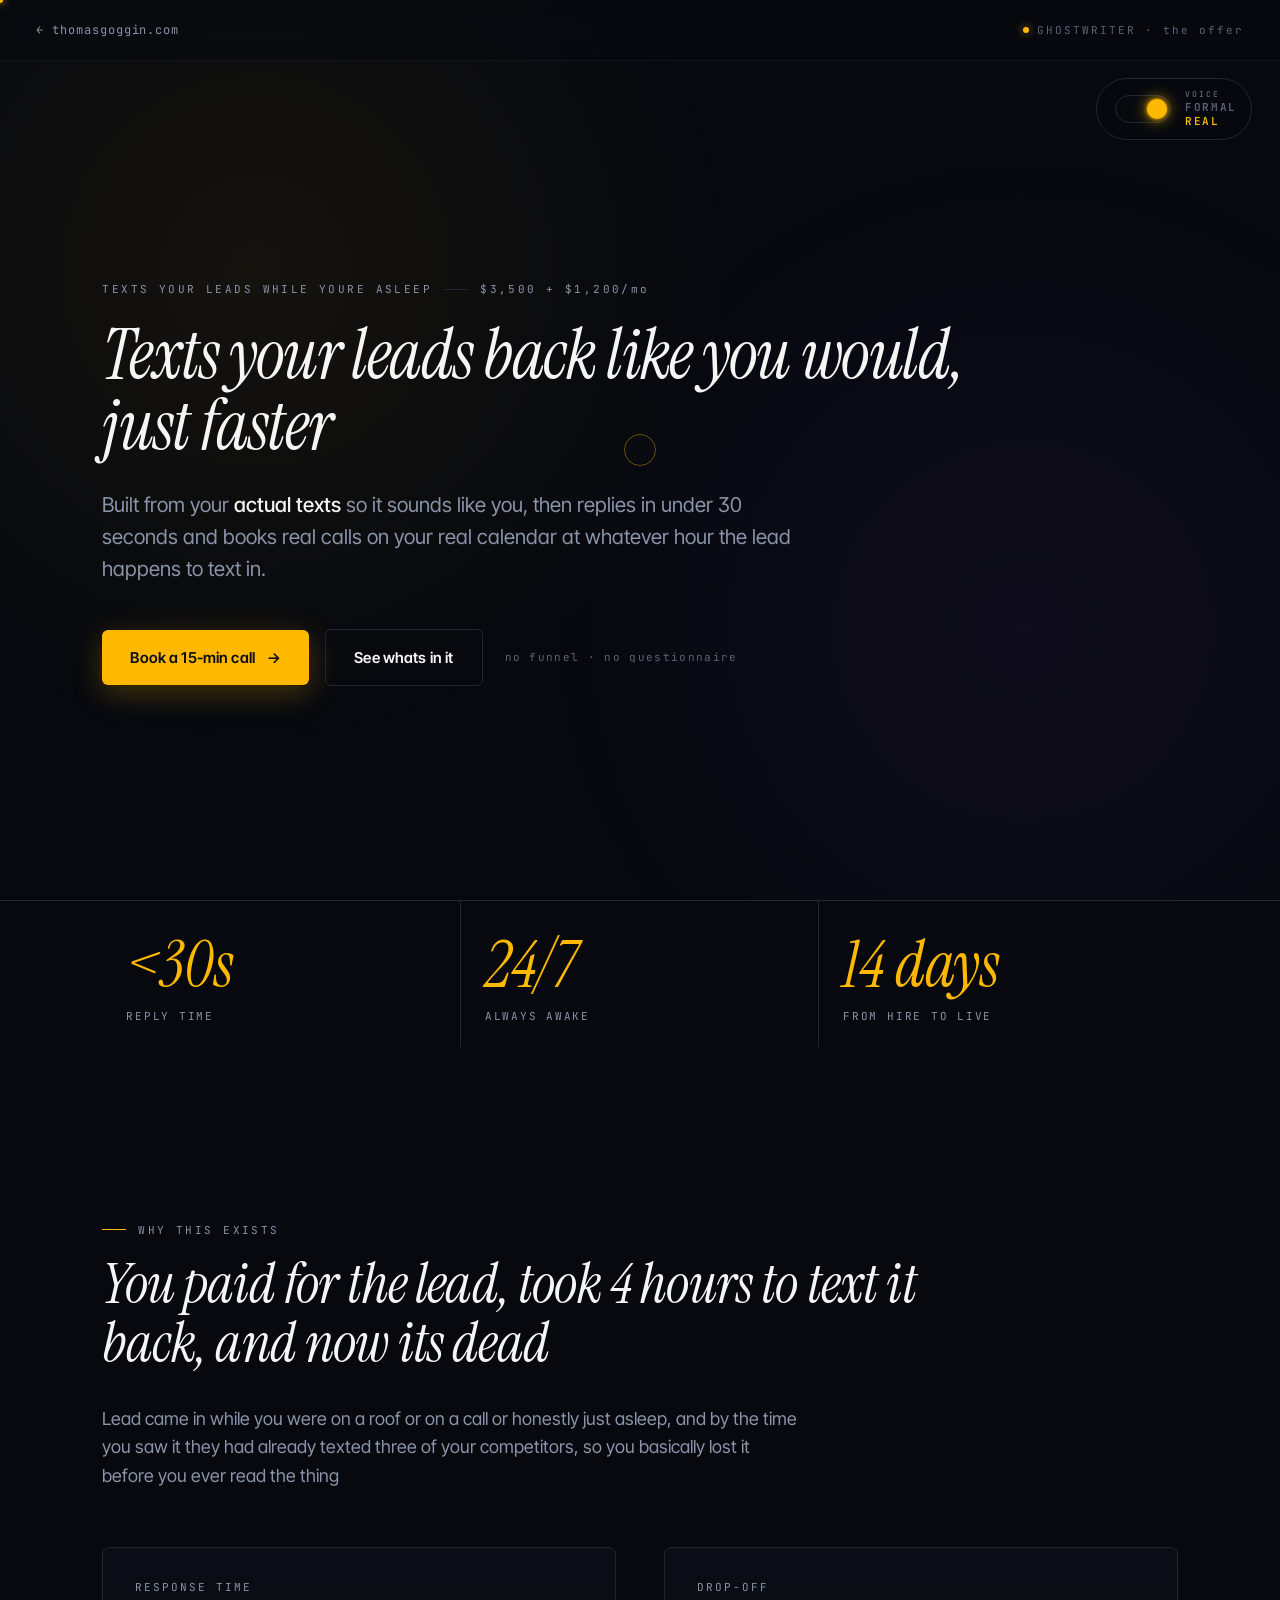
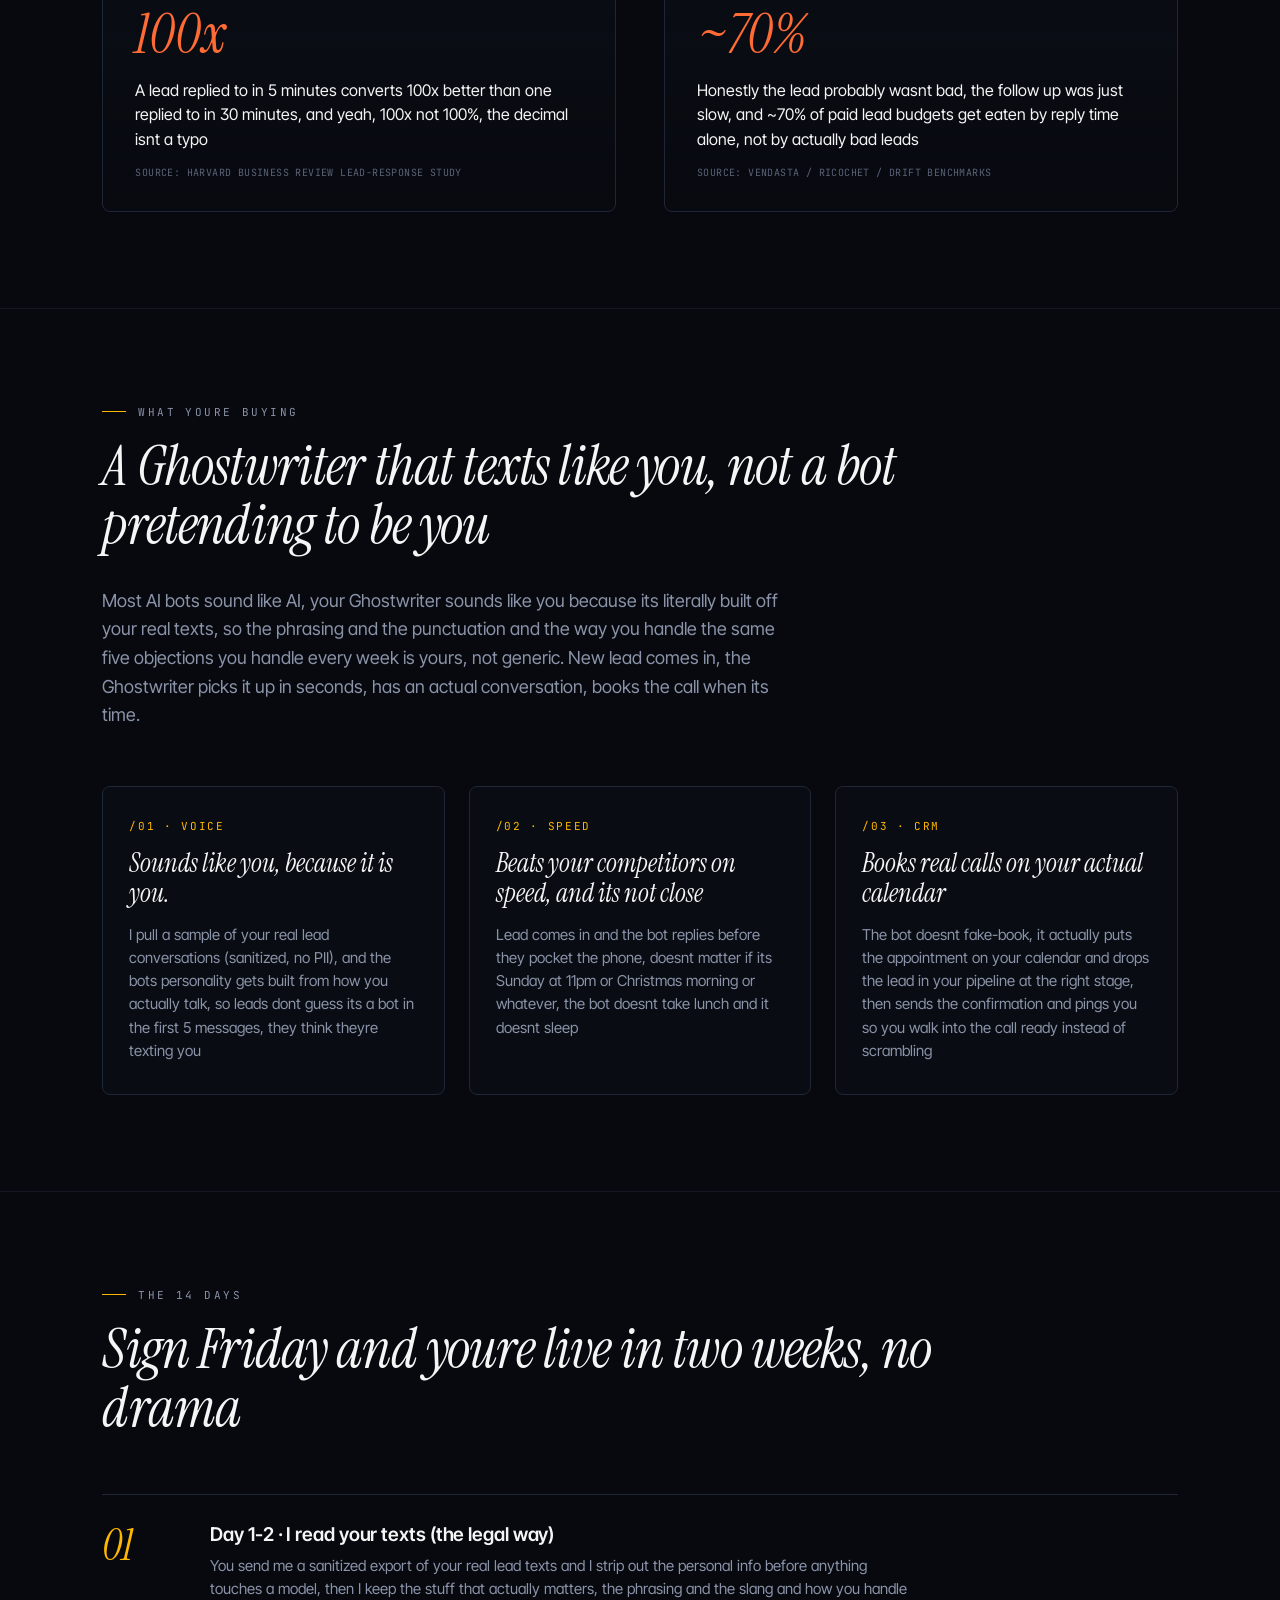
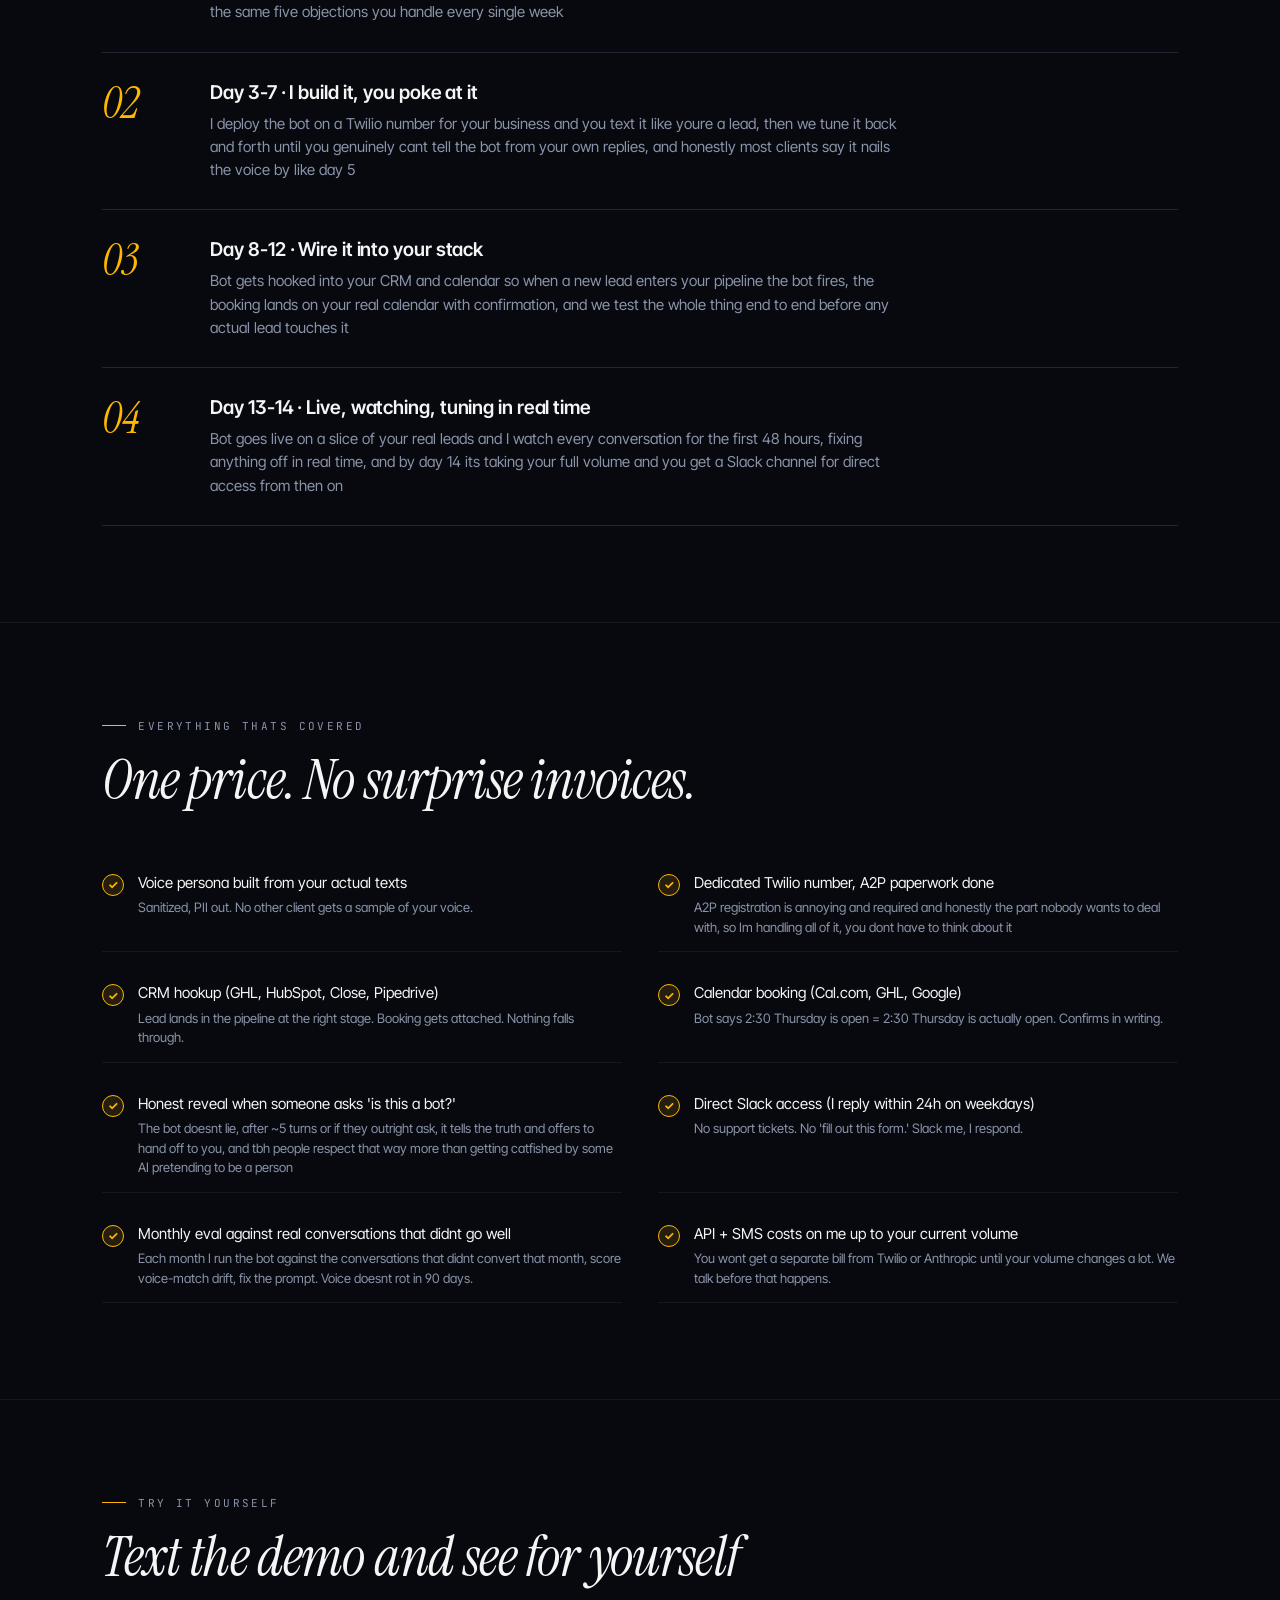
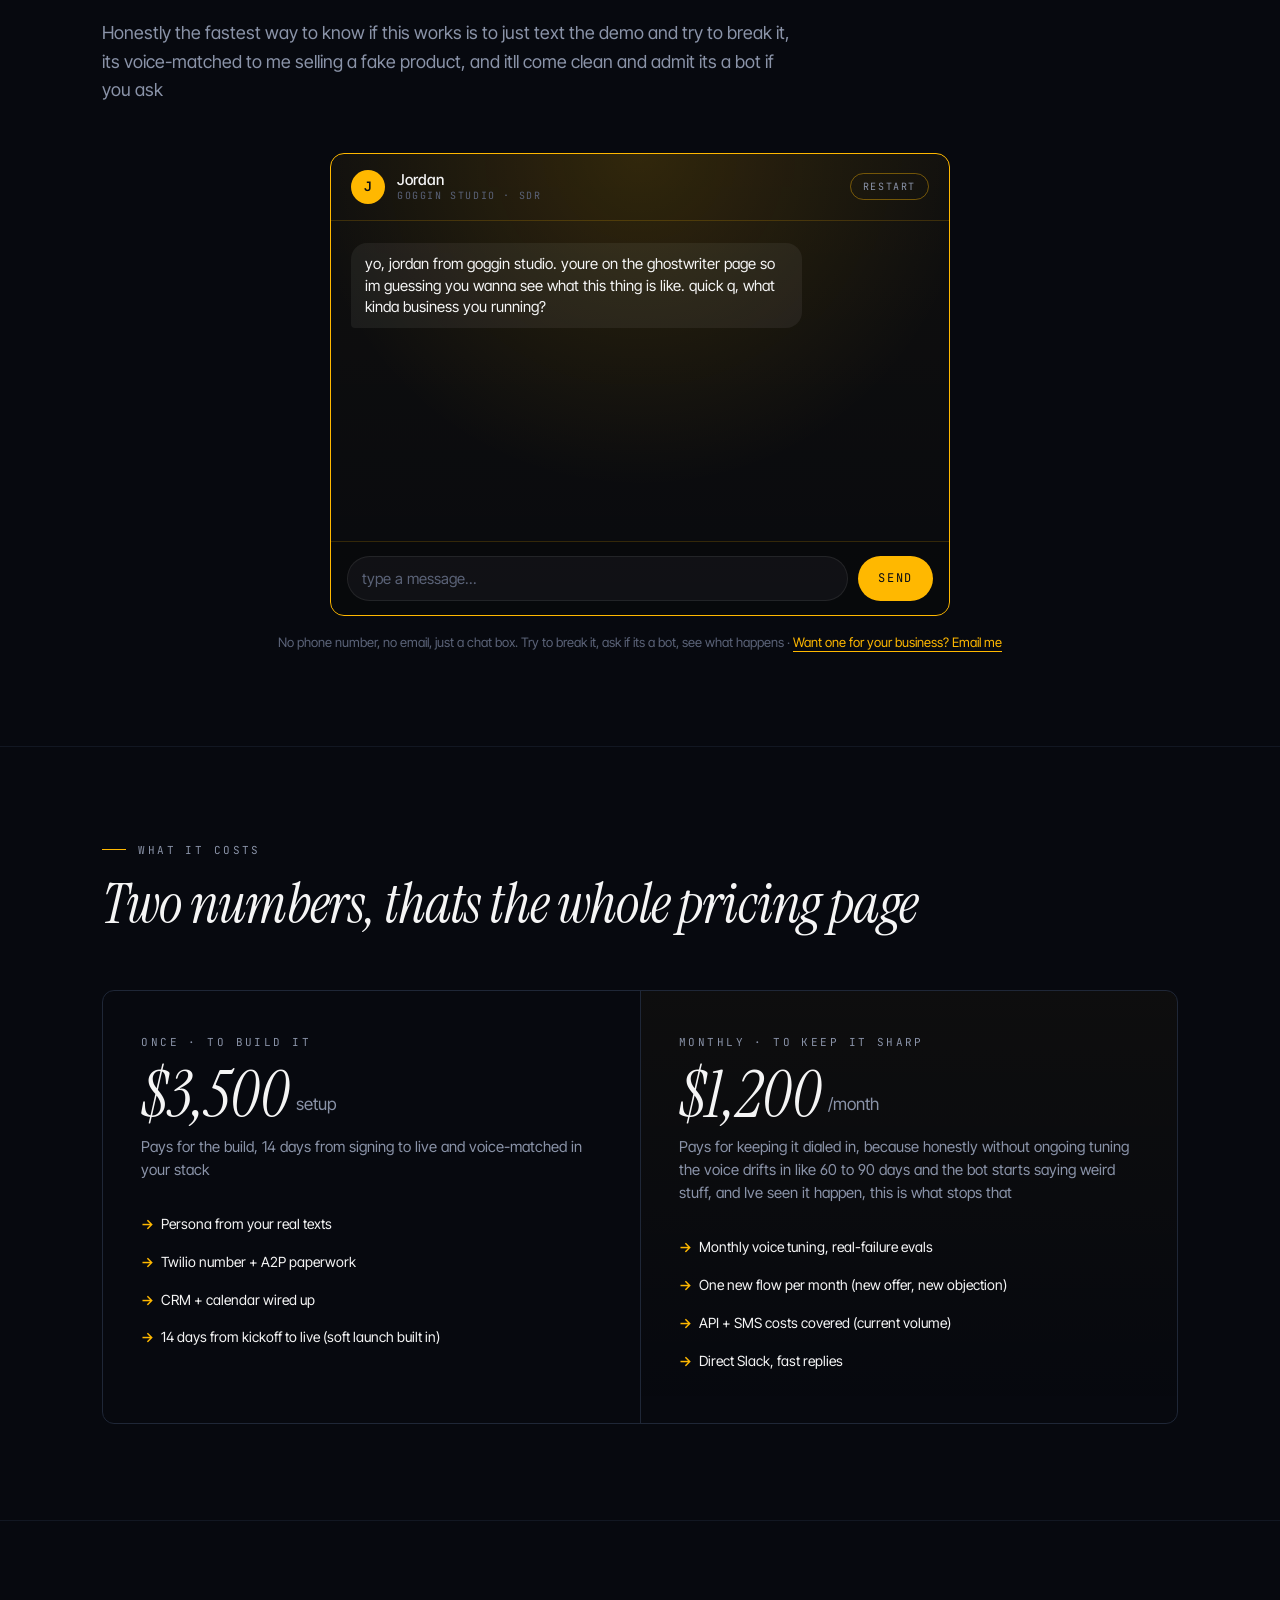
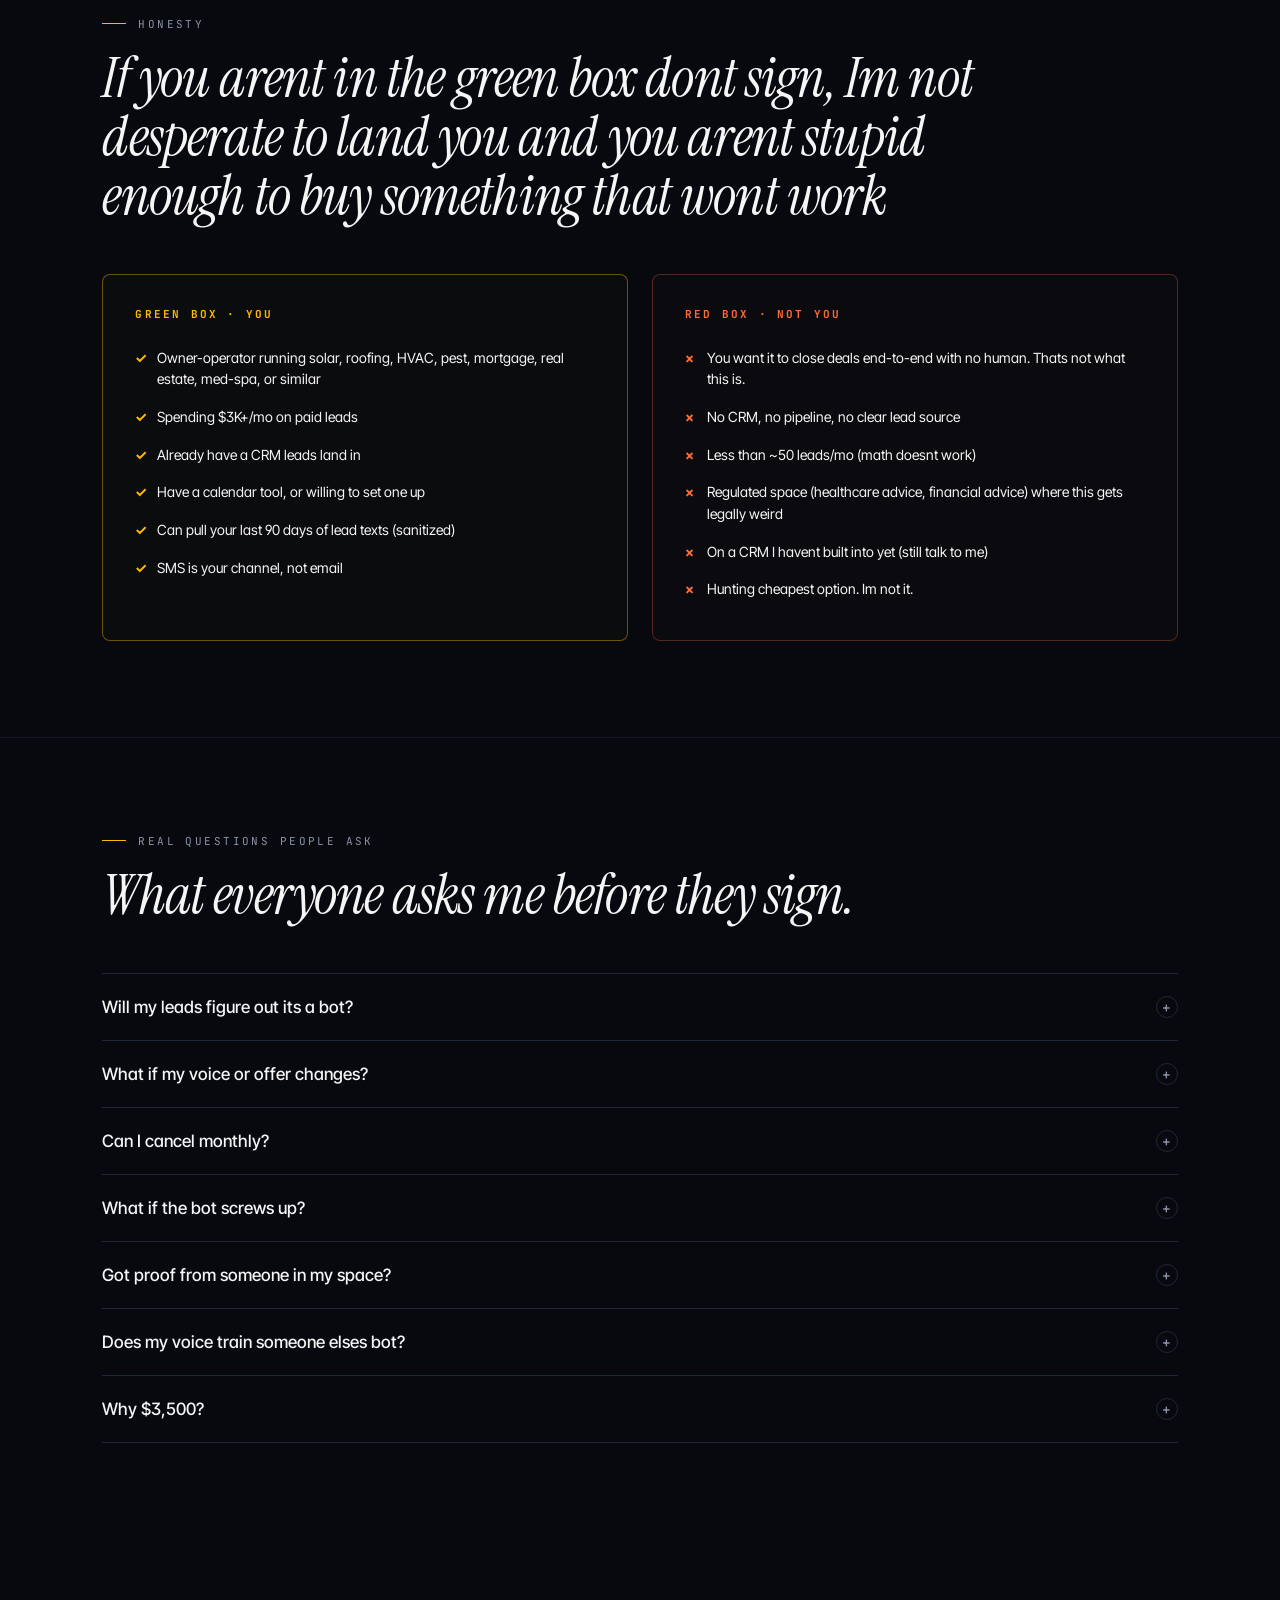
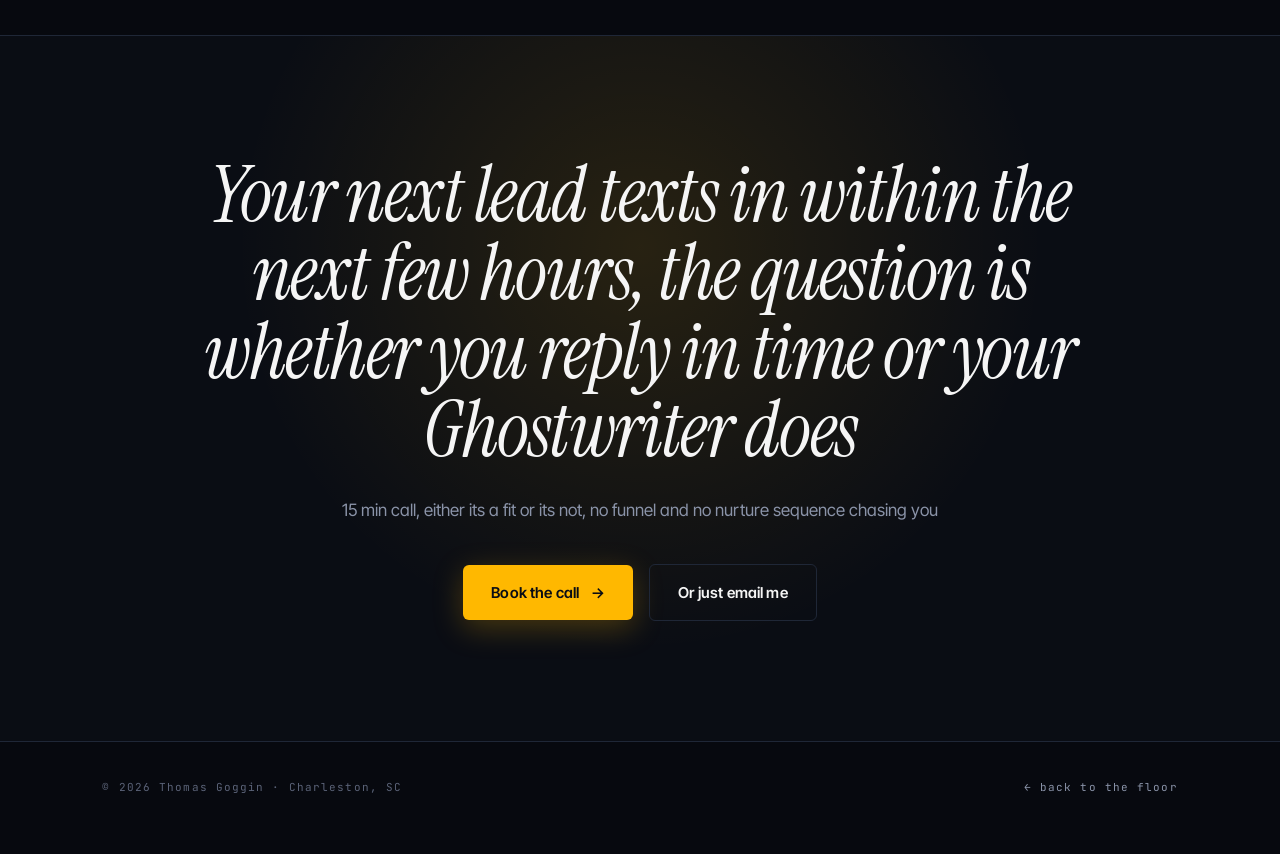
<file: ghostwriter.html>
<!doctype html>
<html lang="en">
<head>
  <meta charset="utf-8" />
  <meta name="viewport" content="width=device-width, initial-scale=1" />
  <title>Ghostwriter · texts your leads in your voice, books calls 24/7</title>
  <meta name="description" content="A Ghostwriter for your inbound. Voice-matched SMS that replies to every paid lead in under 30 seconds, sounds exactly like you, and books qualified calls on your calendar. $3,500 setup, $1,200/mo." />
  <meta property="og:title" content="Ghostwriter · the texts your leads get sound exactly like you" />
  <meta property="og:description" content="A Ghostwriter for your inbound. Replies in <30s, books calls 24/7, sounds exactly like you. $3,500 setup, $1,200/mo." />
  <meta property="og:type" content="website" />
  <meta property="og:url" content="https://thomasgoggin.com/ghostwriter" />
  <link rel="preconnect" href="https://fonts.googleapis.com" />
  <link rel="preconnect" href="https://fonts.gstatic.com" crossorigin />
  <link href="https://fonts.googleapis.com/css2?family=Instrument+Serif:ital@0;1&family=Inter+Tight:wght@400;500;600;700&family=JetBrains+Mono:wght@400;500;600&display=swap" rel="stylesheet" />
  <link rel="stylesheet" href="styles.css" />
  <style>
    /* =========================================
       ghostwriter.html / page-specific
       ========================================= */
    .sb-page { position: relative; z-index: 2; padding-top: 88px; }

    /* simplified nav for offer page, back-to-home only */
    .sb-nav {
      position: fixed; top: 0; left: 0; right: 0; z-index: 50;
      display: flex; align-items: center; justify-content: space-between;
      padding: 22px 36px;
      font-family: var(--mono); font-size: 12px; letter-spacing: 0.08em;
      backdrop-filter: blur(10px); -webkit-backdrop-filter: blur(10px);
      background: rgba(7, 9, 15, 0.5);
      border-bottom: 1px solid rgba(31, 39, 55, 0.4);
    }
    .sb-nav .sb-back { color: var(--muted); transition: color 0.2s ease; }
    .sb-nav .sb-back:hover { color: var(--amber); }
    .sb-nav .sb-eyebrow { color: var(--muted-2); font-size: 11px; letter-spacing: 0.18em; }
    .sb-nav .sb-eyebrow .dot {
      display: inline-block; width: 6px; height: 6px; border-radius: 50%;
      background: var(--amber); margin-right: 8px; vertical-align: 1px;
      box-shadow: 0 0 8px rgba(255, 184, 0, 0.7);
      animation: sb-pulse 2.4s ease-in-out infinite;
    }
    @keyframes sb-pulse { 0%, 100% { opacity: 1; } 50% { opacity: 0.4; } }

    /* hero */
    .sb-hero {
      min-height: calc(100vh - 88px);
      padding: 80px 8vw 100px;
      display: flex; flex-direction: column; justify-content: center;
      max-width: 1280px; margin: 0 auto;
      position: relative;
    }
    .sb-eyebrow-row {
      font-family: var(--mono); font-size: 11px; letter-spacing: 0.22em;
      color: var(--muted); margin-bottom: 24px;
      display: flex; align-items: center; gap: 12px;
    }
    .sb-eyebrow-row .sep { width: 24px; height: 1px; background: var(--line); }
    .sb-h1 {
      font-family: var(--serif); font-weight: 400; font-style: italic;
      font-size: clamp(40px, 5.4vw, 72px); line-height: 1.02;
      letter-spacing: -0.02em; margin-bottom: 28px; max-width: 880px;
    }
    .sb-h1 .accent { color: var(--amber); font-style: normal; font-family: var(--sans); font-weight: 500; }
    .sb-h1 .strike { color: var(--muted-2); position: relative; }
    .sb-h1 .strike::after {
      content: ""; position: absolute; left: 0; right: 0; top: 52%;
      height: 3px; background: var(--orange); transform: skewY(-1deg);
    }
    .sb-sub {
      font-size: clamp(17px, 1.6vw, 22px); line-height: 1.55;
      color: var(--muted); max-width: 720px; margin-bottom: 44px;
    }
    .sb-sub strong { color: var(--text); font-weight: 500; }

    .sb-cta-row { display: flex; gap: 16px; flex-wrap: wrap; align-items: center; }
    .sb-btn {
      display: inline-flex; align-items: center; gap: 12px;
      padding: 18px 28px; border-radius: 6px;
      font-family: var(--sans); font-weight: 600; font-size: 15px;
      letter-spacing: 0.01em; transition: transform 0.2s ease, box-shadow 0.3s ease, background 0.2s ease;
    }
    .sb-btn-primary {
      background: var(--amber); color: #0a0d14;
      box-shadow: 0 8px 30px rgba(255, 184, 0, 0.25);
    }
    .sb-btn-primary:hover {
      transform: translateY(-2px);
      box-shadow: 0 12px 40px rgba(255, 184, 0, 0.4);
      background: var(--amber-soft);
    }
    .sb-btn-primary .arrow { transition: transform 0.2s ease; }
    .sb-btn-primary:hover .arrow { transform: translateX(3px); }

    .sb-btn-secondary {
      background: transparent; color: var(--text);
      border: 1px solid var(--line);
    }
    .sb-btn-secondary:hover { border-color: var(--amber); color: var(--amber); }

    .sb-cta-meta {
      font-family: var(--mono); font-size: 11px; letter-spacing: 0.12em;
      color: var(--muted-2); margin-left: 6px;
    }

    /* stats row */
    .sb-stats {
      display: grid; grid-template-columns: repeat(3, 1fr);
      gap: 0; max-width: 1280px; margin: 0 auto;
      padding: 0 8vw 80px;
      border-top: 1px solid var(--line);
    }
    .sb-stat { padding: 32px 24px 24px; border-right: 1px solid var(--line); }
    .sb-stat:last-child { border-right: 0; }
    .sb-stat-n {
      font-family: var(--serif); font-style: italic; font-weight: 400;
      font-size: clamp(40px, 5vw, 64px); color: var(--amber); line-height: 1; margin-bottom: 12px;
    }
    .sb-stat-l { font-family: var(--mono); font-size: 11px; letter-spacing: 0.16em; color: var(--muted); }

    /* generic section */
    .sb-section { max-width: 1280px; margin: 0 auto; padding: 96px 8vw; position: relative; }
    .sb-section + .sb-section { border-top: 1px solid rgba(31, 39, 55, 0.5); }

    .sb-section-eyebrow {
      font-family: var(--mono); font-size: 11px; letter-spacing: 0.22em;
      color: var(--muted); margin-bottom: 18px;
    }
    .sb-section-eyebrow::before {
      content: ""; display: inline-block; width: 24px; height: 1px;
      background: var(--amber); margin-right: 12px; vertical-align: 4px;
    }
    .sb-section-h {
      font-family: var(--serif); font-weight: 400; font-style: italic;
      font-size: clamp(36px, 5vw, 56px); line-height: 1.05;
      letter-spacing: -0.015em; max-width: 880px; margin-bottom: 32px;
    }
    .sb-section-lede {
      font-size: clamp(16px, 1.4vw, 19px); line-height: 1.6;
      color: var(--muted); max-width: 700px;
    }

    /* problem block, big number callout */
    .sb-problem-grid {
      display: grid; grid-template-columns: 1fr 1fr;
      gap: 48px; margin-top: 56px;
    }
    .sb-problem-card {
      padding: 32px; border: 1px solid var(--line); border-radius: 8px;
      background: linear-gradient(180deg, rgba(17, 21, 31, 0.4), rgba(10, 13, 20, 0.2));
    }
    .sb-problem-card .pn {
      font-family: var(--serif); font-style: italic; font-size: 56px;
      color: var(--orange); line-height: 1; margin-bottom: 16px;
    }
    .sb-problem-card .pl { font-family: var(--mono); font-size: 11px; letter-spacing: 0.18em; color: var(--muted); margin-bottom: 12px; }
    .sb-problem-card p { color: var(--text); font-size: 16px; line-height: 1.55; }
    .sb-problem-card .src { font-family: var(--mono); font-size: 10px; color: var(--muted-2); margin-top: 14px; letter-spacing: 0.04em; }

    /* what-it-is, 3 columns */
    .sb-three-col {
      display: grid; grid-template-columns: repeat(3, 1fr);
      gap: 24px; margin-top: 56px;
    }
    .sb-card {
      padding: 32px 26px; border: 1px solid var(--line); border-radius: 8px;
      background: rgba(17, 21, 31, 0.35);
      transition: border-color 0.3s ease, transform 0.3s ease, box-shadow 0.3s ease;
    }
    .sb-card:hover {
      border-color: var(--amber);
      transform: translateY(-2px);
      box-shadow: 0 8px 30px rgba(255, 184, 0, 0.08);
    }
    .sb-card .ico {
      font-family: var(--mono); font-size: 11px; color: var(--amber); letter-spacing: 0.15em;
      margin-bottom: 16px;
    }
    .sb-card h3 {
      font-family: var(--serif); font-style: italic; font-weight: 400;
      font-size: 26px; line-height: 1.15; margin-bottom: 14px;
    }
    .sb-card p { color: var(--muted); font-size: 15px; line-height: 1.55; }

    /* how-it-works steps */
    .sb-steps { display: flex; flex-direction: column; gap: 0; margin-top: 56px; counter-reset: step; }
    .sb-step {
      display: grid; grid-template-columns: 80px 1fr; gap: 28px;
      padding: 28px 0; border-top: 1px solid var(--line);
      align-items: start;
    }
    .sb-step:last-child { border-bottom: 1px solid var(--line); }
    .sb-step .n {
      font-family: var(--serif); font-style: italic; font-size: 44px;
      color: var(--amber); line-height: 1;
    }
    .sb-step h4 {
      font-family: var(--sans); font-weight: 600; font-size: 19px;
      margin-bottom: 8px; letter-spacing: -0.005em;
    }
    .sb-step p { color: var(--muted); font-size: 15px; line-height: 1.55; max-width: 700px; }

    /* included list */
    .sb-included {
      display: grid; grid-template-columns: 1fr 1fr;
      gap: 16px 36px; margin-top: 48px;
    }
    .sb-include-item {
      display: flex; gap: 14px; align-items: flex-start;
      padding: 14px 0; border-bottom: 1px solid rgba(31, 39, 55, 0.5);
    }
    .sb-include-item .check {
      flex: 0 0 22px; width: 22px; height: 22px; border-radius: 50%;
      background: rgba(255, 184, 0, 0.12); border: 1px solid var(--amber);
      display: flex; align-items: center; justify-content: center;
      color: var(--amber); font-size: 12px; font-weight: 700; margin-top: 2px;
    }
    .sb-include-item .label { font-size: 15px; line-height: 1.5; color: var(--text); }
    .sb-include-item .label small {
      display: block; color: var(--muted); font-size: 13px; margin-top: 4px;
    }

    /* in-page chat demo */
    .sb-chat {
      margin-top: 48px;
      border: 1px solid var(--amber); border-radius: 14px;
      background: linear-gradient(180deg, rgba(255, 184, 0, 0.04), rgba(255, 184, 0, 0.01));
      position: relative; overflow: hidden;
      max-width: 620px; margin-left: auto; margin-right: auto;
    }
    .sb-chat::before {
      content: ""; position: absolute; inset: -1px;
      border-radius: 14px; pointer-events: none;
      background: radial-gradient(circle at 50% 0%, rgba(255, 184, 0, 0.14), transparent 60%);
      z-index: 0;
    }
    .sb-chat-head {
      position: relative; z-index: 1;
      display: flex; align-items: center; justify-content: space-between;
      gap: 16px; padding: 16px 20px;
      border-bottom: 1px solid rgba(255, 184, 0, 0.18);
    }
    .sb-chat-id {
      display: flex; align-items: center; gap: 12px;
    }
    .sb-chat-avatar {
      width: 34px; height: 34px; border-radius: 50%;
      background: var(--amber); color: #0a0d14;
      display: flex; align-items: center; justify-content: center;
      font-family: var(--mono); font-weight: 700; font-size: 13px;
      letter-spacing: 0.04em;
    }
    .sb-chat-name { color: var(--text); font-family: var(--sans); font-weight: 500; font-size: 15px; line-height: 1.2; }
    .sb-chat-sub { color: var(--muted-2); font-family: var(--mono); font-size: 10px; letter-spacing: 0.16em; text-transform: uppercase; }
    .sb-chat-reset {
      background: transparent; border: 1px solid rgba(255,184,0,0.4);
      color: var(--muted); font-family: var(--mono); font-size: 10px;
      letter-spacing: 0.16em; padding: 6px 12px; border-radius: 999px;
      cursor: pointer; transition: color 0.2s, border-color 0.2s;
    }
    .sb-chat-reset:hover { color: var(--amber); border-color: var(--amber); }
    .sb-chat-log {
      position: relative; z-index: 1;
      padding: 22px 20px; min-height: 320px; max-height: 460px;
      overflow-y: auto;
      display: flex; flex-direction: column; gap: 10px;
      scroll-behavior: smooth;
    }
    .sb-chat-log::-webkit-scrollbar { width: 8px; }
    .sb-chat-log::-webkit-scrollbar-thumb { background: rgba(255, 184, 0, 0.3); border-radius: 4px; }
    .sb-bubble {
      max-width: 78%; padding: 10px 14px; border-radius: 16px;
      font-size: 15px; line-height: 1.45;
      word-wrap: break-word; overflow-wrap: break-word;
      animation: sb-bubble-in 0.18s ease-out;
    }
    @keyframes sb-bubble-in {
      from { opacity: 0; transform: translateY(4px); }
      to { opacity: 1; transform: translateY(0); }
    }
    .sb-bubble.them {
      align-self: flex-start;
      background: rgba(255, 255, 255, 0.06);
      color: var(--text);
      border-bottom-left-radius: 4px;
    }
    .sb-bubble.you {
      align-self: flex-end;
      background: var(--amber); color: #0a0d14;
      border-bottom-right-radius: 4px;
    }
    .sb-bubble a { color: inherit; text-decoration: underline; }
    .sb-typing {
      align-self: flex-start;
      display: inline-flex; gap: 4px;
      padding: 12px 14px; border-radius: 16px;
      background: rgba(255, 255, 255, 0.06);
      border-bottom-left-radius: 4px;
    }
    .sb-typing span {
      width: 6px; height: 6px; border-radius: 50%;
      background: var(--muted);
      animation: sb-typing 1.2s infinite;
    }
    .sb-typing span:nth-child(2) { animation-delay: 0.2s; }
    .sb-typing span:nth-child(3) { animation-delay: 0.4s; }
    @keyframes sb-typing {
      0%, 60%, 100% { opacity: 0.3; transform: translateY(0); }
      30% { opacity: 1; transform: translateY(-2px); }
    }
    .sb-chat-input {
      position: relative; z-index: 1;
      display: flex; gap: 10px; padding: 14px 16px;
      border-top: 1px solid rgba(255, 184, 0, 0.18);
      background: rgba(0, 0, 0, 0.2);
    }
    .sb-chat-input input {
      flex: 1; padding: 12px 14px;
      background: rgba(255, 255, 255, 0.04);
      border: 1px solid rgba(255, 255, 255, 0.08);
      border-radius: 999px;
      color: var(--text); font-size: 15px; font-family: var(--sans);
      outline: none; transition: border-color 0.2s;
    }
    .sb-chat-input input:focus { border-color: var(--amber); }
    .sb-chat-input input::placeholder { color: var(--muted-2); }
    .sb-chat-input input:disabled { opacity: 0.5; }
    .sb-chat-send {
      padding: 0 20px;
      background: var(--amber); color: #0a0d14;
      border: 0; border-radius: 999px;
      font-family: var(--mono); font-size: 12px; letter-spacing: 0.14em;
      cursor: pointer; transition: background 0.2s, opacity 0.2s;
    }
    .sb-chat-send:hover { background: var(--amber-soft); }
    .sb-chat-send:disabled { opacity: 0.4; cursor: default; }
    .sb-chat-foot {
      text-align: center; margin-top: 18px;
      color: var(--muted-2); font-size: 13px;
    }
    .sb-chat-foot a { color: var(--amber); text-decoration: underline; text-underline-offset: 4px; }
    .sb-chat-error {
      align-self: center;
      padding: 8px 14px; border-radius: 8px;
      background: rgba(168, 85, 247, 0.1);
      border: 1px solid rgba(168, 85, 247, 0.35);
      color: var(--purple); font-family: var(--mono); font-size: 11px;
      letter-spacing: 0.08em;
    }

    /* pricing card */
    .sb-price {
      display: grid; grid-template-columns: 1fr 1fr;
      gap: 0; margin-top: 56px; border: 1px solid var(--line); border-radius: 12px; overflow: hidden;
    }
    .sb-price-side { padding: 44px 38px; }
    .sb-price-side + .sb-price-side {
      border-left: 1px solid var(--line);
      background: linear-gradient(180deg, rgba(255, 184, 0, 0.03), transparent);
    }
    .sb-price-side .lab {
      font-family: var(--mono); font-size: 11px; letter-spacing: 0.22em; color: var(--muted); margin-bottom: 14px;
    }
    .sb-price-side .amt {
      font-family: var(--serif); font-style: italic; font-size: 64px; line-height: 1;
      color: var(--text); margin-bottom: 8px;
    }
    .sb-price-side .amt .unit { font-family: var(--sans); font-style: normal; font-size: 17px; color: var(--muted); margin-left: 6px; vertical-align: 6px; }
    .sb-price-side .desc { color: var(--muted); font-size: 15px; line-height: 1.55; margin-bottom: 24px; }
    .sb-price-side ul { list-style: none; padding: 0; }
    .sb-price-side li {
      font-size: 14px; line-height: 1.55; color: var(--text);
      padding: 8px 0; padding-left: 20px; position: relative;
    }
    .sb-price-side li::before {
      content: "→"; position: absolute; left: 0; color: var(--amber); font-weight: 600;
    }

    /* fit grid (who it's for / not for) */
    .sb-fit { display: grid; grid-template-columns: 1fr 1fr; gap: 24px; margin-top: 48px; }
    .sb-fit-card { padding: 32px; border: 1px solid var(--line); border-radius: 8px; }
    .sb-fit-card.yes { border-color: rgba(255, 184, 0, 0.4); background: rgba(255, 184, 0, 0.02); }
    .sb-fit-card.no { border-color: rgba(255, 107, 53, 0.3); background: rgba(255, 107, 53, 0.02); }
    .sb-fit-card h4 {
      font-family: var(--mono); font-size: 11px; letter-spacing: 0.2em;
      margin-bottom: 18px;
    }
    .sb-fit-card.yes h4 { color: var(--amber); }
    .sb-fit-card.no h4 { color: var(--orange); }
    .sb-fit-card ul { list-style: none; padding: 0; }
    .sb-fit-card li {
      font-size: 14px; line-height: 1.55; padding: 8px 0; padding-left: 22px;
      position: relative; color: var(--text);
    }
    .sb-fit-card.yes li::before { content: "✓"; position: absolute; left: 0; color: var(--amber); font-weight: 700; }
    .sb-fit-card.no li::before { content: "×"; position: absolute; left: 0; color: var(--orange); font-weight: 700; }

    /* faq */
    .sb-faq { margin-top: 48px; }
    .sb-q {
      border-top: 1px solid var(--line);
      padding: 22px 0;
      cursor: none;
    }
    .sb-q:last-child { border-bottom: 1px solid var(--line); }
    .sb-q summary {
      list-style: none; cursor: none;
      font-family: var(--sans); font-weight: 500; font-size: 17px;
      display: flex; justify-content: space-between; align-items: center;
      gap: 24px;
    }
    .sb-q summary::-webkit-details-marker { display: none; }
    .sb-q summary .marker {
      flex: 0 0 22px; width: 22px; height: 22px; border-radius: 50%;
      border: 1px solid var(--line); display: flex; align-items: center; justify-content: center;
      color: var(--muted); font-size: 14px; transition: transform 0.3s ease, border-color 0.3s ease;
    }
    .sb-q[open] summary .marker { transform: rotate(45deg); border-color: var(--amber); color: var(--amber); }
    .sb-q .body {
      margin-top: 14px; color: var(--muted); font-size: 15px; line-height: 1.6;
      max-width: 760px;
    }

    /* final cta band */
    .sb-final {
      margin: 96px 0 0; padding: 120px 8vw;
      max-width: 100%; text-align: center;
      background:
        radial-gradient(circle at 50% 30%, rgba(255, 184, 0, 0.12), transparent 50%),
        var(--bg-2);
      border-top: 1px solid var(--line); border-bottom: 1px solid var(--line);
    }
    .sb-final-h {
      font-family: var(--serif); font-style: italic; font-weight: 400;
      font-size: clamp(40px, 6vw, 80px); line-height: 1.02; letter-spacing: -0.02em;
      max-width: 980px; margin: 0 auto 28px;
    }
    .sb-final-sub { color: var(--muted); font-size: 17px; line-height: 1.55; max-width: 600px; margin: 0 auto 40px; }
    .sb-final .sb-cta-row { justify-content: center; }

    /* footer */
    .sb-foot {
      max-width: 1280px; margin: 0 auto; padding: 38px 8vw 60px;
      display: flex; justify-content: space-between; align-items: center;
      font-family: var(--mono); font-size: 11px; letter-spacing: 0.1em; color: var(--muted-2);
    }
    .sb-foot a { color: var(--muted); transition: color 0.2s ease; }
    .sb-foot a:hover { color: var(--amber); }

    /* responsive */
    @media (max-width: 880px) {
      .sb-stats, .sb-three-col, .sb-problem-grid, .sb-fit, .sb-included, .sb-price {
        grid-template-columns: 1fr;
      }
      .sb-stat { border-right: 0; border-bottom: 1px solid var(--line); }
      .sb-stat:last-child { border-bottom: 0; }
      .sb-price-side + .sb-price-side { border-left: 0; border-top: 1px solid var(--line); }
      .sb-step { grid-template-columns: 60px 1fr; gap: 20px; }
      .sb-step .n { font-size: 36px; }
      .sb-section { padding: 72px 6vw; }
      .sb-hero { padding: 56px 6vw 80px; }
    }
  </style>
</head>
<body data-voice="real">
  <!-- voice toggle (same component as portfolio) -->
  <button class="voice-toggle" id="voiceToggle" aria-label="Toggle voice">
    <span class="voice-toggle-track">
      <span class="voice-toggle-thumb"></span>
    </span>
    <span class="voice-toggle-labels">
      <span data-voice-state="formal">FORMAL</span>
      <span data-voice-state="real">REAL</span>
    </span>
  </button>

  <!-- nav (single back link) -->
  <nav class="sb-nav">
    <a href="/" class="sb-back">← thomasgoggin.com</a>
    <span class="sb-eyebrow"><span class="dot"></span><span data-formal="GHOSTWRITER · PRODUCTIZED OFFER" data-real="GHOSTWRITER · the offer">GHOSTWRITER · the offer</span></span>
  </nav>

  <main class="sb-page">

    <!-- HERO -->
    <section class="sb-hero">
      <div class="sb-eyebrow-row">
        <span data-formal="VOICE-MATCHED SMS · BOOKS CALLS 24/7" data-real="TEXTS YOUR LEADS WHILE YOURE ASLEEP">TEXTS YOUR LEADS WHILE YOURE ASLEEP</span>
        <span class="sep"></span>
        <span>$3,500 + $1,200/mo</span>
      </div>

      <h1 class="sb-h1">
        <span data-formal="A bot that texts your leads in your exact voice." data-real="Texts your leads back like you would, just faster">Texts your leads back like you would, just faster</span>
      </h1>

      <p class="sb-sub">
        <span data-formal="Voice-matched SMS sales bot. Replies to every paid lead in under 30 seconds, sounds exactly like you wrote it, books qualified calls straight to your calendar. Built on Twilio + Claude + your CRM. Live in 14 days." data-real="Built from your <strong>actual texts</strong> so it sounds like you, then replies in under 30 seconds and books real calls on your real calendar at whatever hour the lead happens to text in.">Built from your <strong>actual texts</strong> so it sounds like you, then replies in under 30 seconds and books real calls on your real calendar at whatever hour the lead happens to text in.</span>
      </p>

      <div class="sb-cta-row">
        <a href="https://cal.com/thomasgoggin/30min" class="sb-btn sb-btn-primary" target="_blank" rel="noopener">
          <span data-formal="Book a 15-minute discovery call" data-real="Book a 15-min call">Book a 15-min call</span>
          <span class="arrow">→</span>
        </a>
        <a href="#pricing" class="sb-btn sb-btn-secondary">
          <span data-formal="See what's included" data-real="See whats in it">See whats in it</span>
        </a>
        <span class="sb-cta-meta">
          <span data-formal="No discovery questionnaire. 1 call." data-real="no funnel · no questionnaire">no funnel · no questionnaire</span>
        </span>
      </div>
    </section>

    <!-- STATS STRIP -->
    <section class="sb-stats">
      <div class="sb-stat">
        <div class="sb-stat-n">&lt;30s</div>
        <div class="sb-stat-l"><span data-formal="MEDIAN REPLY TIME" data-real="REPLY TIME">REPLY TIME</span></div>
      </div>
      <div class="sb-stat">
        <div class="sb-stat-n">24/7</div>
        <div class="sb-stat-l"><span data-formal="AVAILABILITY" data-real="ALWAYS AWAKE">ALWAYS AWAKE</span></div>
      </div>
      <div class="sb-stat">
        <div class="sb-stat-n">14 days</div>
        <div class="sb-stat-l"><span data-formal="SETUP TO LIVE" data-real="FROM HIRE TO LIVE">FROM HIRE TO LIVE</span></div>
      </div>
    </section>

    <!-- PROBLEM -->
    <section class="sb-section" id="problem">
      <div class="sb-section-eyebrow"><span data-formal="THE PROBLEM" data-real="WHY THIS EXISTS">WHY THIS EXISTS</span></div>
      <h2 class="sb-section-h">
        <span data-formal="Paid leads die fast. Most of them die because no one replied in time." data-real="You paid for the lead, took 4 hours to text it back, and now its dead">You paid for the lead, took 4 hours to text it back, and now its dead</span>
      </h2>
      <p class="sb-section-lede">
        <span data-formal="Industry research is consistent: lead conversion drops sharply after the first 5 minutes, and the difference between a 5-second response and a 1-hour response is measured in multiples, not percentages." data-real="Lead came in while you were on a roof or on a call or honestly just asleep, and by the time you saw it they had already texted three of your competitors, so you basically lost it before you ever read the thing">Lead came in while you were on a roof or on a call or honestly just asleep, and by the time you saw it they had already texted three of your competitors, so you basically lost it before you ever read the thing</span>
      </p>

      <div class="sb-problem-grid">
        <div class="sb-problem-card">
          <div class="pl">RESPONSE TIME</div>
          <div class="pn">100x</div>
          <p>
            <span data-formal="Leads contacted within 5 minutes are 100x more likely to convert than leads contacted after 30 minutes." data-real="A lead replied to in 5 minutes converts 100x better than one replied to in 30 minutes, and yeah, 100x not 100%, the decimal isnt a typo">A lead replied to in 5 minutes converts 100x better than one replied to in 30 minutes, and yeah, 100x not 100%, the decimal isnt a typo</span>
          </p>
          <div class="src">SOURCE: HARVARD BUSINESS REVIEW LEAD-RESPONSE STUDY</div>
        </div>
        <div class="sb-problem-card">
          <div class="pl">DROP-OFF</div>
          <div class="pn">~70%</div>
          <p>
            <span data-formal="Most paid lead spend is wasted on leads that go cold from slow follow-up alone, not from lack of intent." data-real="Honestly the lead probably wasnt bad, the follow up was just slow, and ~70% of paid lead budgets get eaten by reply time alone, not by actually bad leads">Honestly the lead probably wasnt bad, the follow up was just slow, and ~70% of paid lead budgets get eaten by reply time alone, not by actually bad leads</span>
          </p>
          <div class="src">SOURCE: VENDASTA / RICOCHET / DRIFT BENCHMARKS</div>
        </div>
      </div>
    </section>

    <!-- WHAT IT IS -->
    <section class="sb-section" id="what">
      <div class="sb-section-eyebrow"><span data-formal="WHAT IT IS" data-real="WHAT YOURE BUYING">WHAT YOURE BUYING</span></div>
      <h2 class="sb-section-h">
        <span data-formal="A Ghostwriter trained on your real conversations." data-real="A Ghostwriter that texts like you, not a bot pretending to be you">A Ghostwriter that texts like you, not a bot pretending to be you</span>
      </h2>
      <p class="sb-section-lede">
        <span data-formal="Your Ghostwriter is voice-matched, not template-matched. It learns your phrasing, your rhythm, the things you actually say from a sample of your real text history. It picks up new leads, qualifies them, handles common objections, and books a call when they're ready." data-real="Most AI bots sound like AI, your Ghostwriter sounds like you because its literally built off your real texts, so the phrasing and the punctuation and the way you handle the same five objections you handle every week is yours, not generic. New lead comes in, the Ghostwriter picks it up in seconds, has an actual conversation, books the call when its time.">Most AI bots sound like AI, your Ghostwriter sounds like you because its literally built off your real texts, so the phrasing and the punctuation and the way you handle the same five objections you handle every week is yours, not generic. New lead comes in, the Ghostwriter picks it up in seconds, has an actual conversation, books the call when its time.</span>
      </p>

      <div class="sb-three-col">
        <div class="sb-card">
          <div class="ico">/01 · VOICE</div>
          <h3><span data-formal="Trained on your real messages." data-real="Sounds like you, because it is you.">Sounds like you, because it is you.</span></h3>
          <p><span data-formal="We extract a sanitized sample of your text history with leads. The bot's persona is built from how YOU phrase things, not from a template. Most prospects can't tell." data-real="I pull a sample of your real lead conversations (sanitized, no PII), and the bots personality gets built from how you actually talk, so leads dont guess its a bot in the first 5 messages, they think theyre texting you">I pull a sample of your real lead conversations (sanitized, no PII), and the bots personality gets built from how you actually talk, so leads dont guess its a bot in the first 5 messages, they think theyre texting you</span></p>
        </div>
        <div class="sb-card">
          <div class="ico">/02 · SPEED</div>
          <h3><span data-formal="Responds in under 30 seconds." data-real="Beats your competitors on speed, and its not close">Beats your competitors on speed, and its not close</span></h3>
          <p><span data-formal="Webhook-driven. New lead in your CRM triggers a reply before the lead has put their phone down. Available 24/7, no shift coverage, no PTO, no slow Mondays." data-real="Lead comes in and the bot replies before they pocket the phone, doesnt matter if its Sunday at 11pm or Christmas morning or whatever, the bot doesnt take lunch and it doesnt sleep">Lead comes in and the bot replies before they pocket the phone, doesnt matter if its Sunday at 11pm or Christmas morning or whatever, the bot doesnt take lunch and it doesnt sleep</span></p>
        </div>
        <div class="sb-card">
          <div class="ico">/03 · CRM</div>
          <h3><span data-formal="Books to your real calendar." data-real="Books real calls on your actual calendar">Books real calls on your actual calendar</span></h3>
          <p><span data-formal="Booked calls land directly in your CRM (GoHighLevel, HubSpot, Close, etc.) at the right pipeline stage. SMS confirmation goes out. You get notified. Nothing gets lost." data-real="The bot doesnt fake-book, it actually puts the appointment on your calendar and drops the lead in your pipeline at the right stage, then sends the confirmation and pings you so you walk into the call ready instead of scrambling">The bot doesnt fake-book, it actually puts the appointment on your calendar and drops the lead in your pipeline at the right stage, then sends the confirmation and pings you so you walk into the call ready instead of scrambling</span></p>
        </div>
      </div>
    </section>

    <!-- HOW IT WORKS -->
    <section class="sb-section" id="how">
      <div class="sb-section-eyebrow"><span data-formal="HOW IT WORKS" data-real="THE 14 DAYS">THE 14 DAYS</span></div>
      <h2 class="sb-section-h">
        <span data-formal="Hire today. Live in 14 days." data-real="Sign Friday and youre live in two weeks, no drama">Sign Friday and youre live in two weeks, no drama</span>
      </h2>

      <div class="sb-steps">
        <div class="sb-step">
          <div class="n">01</div>
          <div>
            <h4><span data-formal="Day 1-2 · Voice extraction" data-real="Day 1-2 · I read your texts (the legal way)">Day 1-2 · I read your texts (the legal way)</span></h4>
            <p><span data-formal="You upload a sanitized export of your last few months of lead conversations. We strip phone numbers, emails, addresses, and any PII before training. The result is a voice profile of how you actually communicate with leads." data-real="You send me a sanitized export of your real lead texts and I strip out the personal info before anything touches a model, then I keep the stuff that actually matters, the phrasing and the slang and how you handle the same five objections you handle every single week">You send me a sanitized export of your real lead texts and I strip out the personal info before anything touches a model, then I keep the stuff that actually matters, the phrasing and the slang and how you handle the same five objections you handle every single week</span></p>
          </div>
        </div>
        <div class="sb-step">
          <div class="n">02</div>
          <div>
            <h4><span data-formal="Day 3-7 · Build + voice tuning" data-real="Day 3-7 · I build it, you poke at it">Day 3-7 · I build it, you poke at it</span></h4>
            <p><span data-formal="I deploy the bot on a Twilio number provisioned for your business. You text it like a lead would. We iterate on phrasing, objection handling, and the booking flow until the bot is indistinguishable from your actual replies." data-real="I deploy the bot on a Twilio number for your business and you text it like youre a lead, then we tune it back and forth until you genuinely cant tell the bot from your own replies, and honestly most clients say it nails the voice by like day 5">I deploy the bot on a Twilio number for your business and you text it like youre a lead, then we tune it back and forth until you genuinely cant tell the bot from your own replies, and honestly most clients say it nails the voice by like day 5</span></p>
          </div>
        </div>
        <div class="sb-step">
          <div class="n">03</div>
          <div>
            <h4><span data-formal="Day 8-12 · CRM + calendar wiring" data-real="Day 8-12 · Wire it into your stack">Day 8-12 · Wire it into your stack</span></h4>
            <p><span data-formal="Integration with your CRM (GoHighLevel, HubSpot, Close, Pipedrive). Lead intake webhook configured, pipeline stages mapped, calendar lookup wired to Cal.com or your existing booking system. Confirmation flow tested." data-real="Bot gets hooked into your CRM and calendar so when a new lead enters your pipeline the bot fires, the booking lands on your real calendar with confirmation, and we test the whole thing end to end before any actual lead touches it">Bot gets hooked into your CRM and calendar so when a new lead enters your pipeline the bot fires, the booking lands on your real calendar with confirmation, and we test the whole thing end to end before any actual lead touches it</span></p>
          </div>
        </div>
        <div class="sb-step">
          <div class="n">04</div>
          <div>
            <h4><span data-formal="Day 13-14 · Soft launch + handoff" data-real="Day 13-14 · Live, watching, tuning in real time">Day 13-14 · Live, watching, tuning in real time</span></h4>
            <p><span data-formal="Soft launch on a fraction of your inbound. I monitor every conversation for 48 hours. Anything weird, I flag and fix in real time. By day 14 you're at full volume, with a Slack channel for direct access." data-real="Bot goes live on a slice of your real leads and I watch every conversation for the first 48 hours, fixing anything off in real time, and by day 14 its taking your full volume and you get a Slack channel for direct access from then on">Bot goes live on a slice of your real leads and I watch every conversation for the first 48 hours, fixing anything off in real time, and by day 14 its taking your full volume and you get a Slack channel for direct access from then on</span></p>
          </div>
        </div>
      </div>
    </section>

    <!-- INCLUDED -->
    <section class="sb-section" id="included">
      <div class="sb-section-eyebrow"><span data-formal="WHATS INCLUDED" data-real="EVERYTHING THATS COVERED">EVERYTHING THATS COVERED</span></div>
      <h2 class="sb-section-h">
        <span data-formal="One price. No surprise add-ons." data-real="One price. No surprise invoices.">One price. No surprise invoices.</span>
      </h2>

      <div class="sb-included">
        <div class="sb-include-item">
          <span class="check">✓</span>
          <span class="label">
            <span data-formal="Custom voice-matched persona built from your real conversations" data-real="Voice persona built from your actual texts">Voice persona built from your actual texts</span>
            <small><span data-formal="Sanitized, PII-stripped, watermarked. Yours alone." data-real="Sanitized, PII out. No other client gets a sample of your voice.">Sanitized, PII out. No other client gets a sample of your voice.</span></small>
          </span>
        </div>
        <div class="sb-include-item">
          <span class="check">✓</span>
          <span class="label">
            <span data-formal="Dedicated Twilio number with A2P 10DLC compliance handled" data-real="Dedicated Twilio number, A2P paperwork done">Dedicated Twilio number, A2P paperwork done</span>
            <small><span data-formal="Brand and campaign registration handled by us. ~2-4 week clock starts on signing." data-real="A2P registration is annoying and required and honestly the part nobody wants to deal with, so Im handling all of it, you dont have to think about it">A2P registration is annoying and required and honestly the part nobody wants to deal with, so Im handling all of it, you dont have to think about it</span></small>
          </span>
        </div>
        <div class="sb-include-item">
          <span class="check">✓</span>
          <span class="label">
            <span data-formal="CRM integration (GoHighLevel, HubSpot, Close, or Pipedrive)" data-real="CRM hookup (GHL, HubSpot, Close, Pipedrive)">CRM hookup (GHL, HubSpot, Close, Pipedrive)</span>
            <small><span data-formal="New lead webhook in, pipeline stage mapping, contact creation, booking handoff." data-real="Lead lands in the pipeline at the right stage. Booking gets attached. Nothing falls through.">Lead lands in the pipeline at the right stage. Booking gets attached. Nothing falls through.</span></small>
          </span>
        </div>
        <div class="sb-include-item">
          <span class="check">✓</span>
          <span class="label">
            <span data-formal="Calendar integration (Cal.com, GHL Calendar, Google Calendar)" data-real="Calendar booking (Cal.com, GHL, Google)">Calendar booking (Cal.com, GHL, Google)</span>
            <small><span data-formal="Real availability lookup, real booking, real confirmation. No fake slots." data-real="Bot says 2:30 Thursday is open = 2:30 Thursday is actually open. Confirms in writing.">Bot says 2:30 Thursday is open = 2:30 Thursday is actually open. Confirms in writing.</span></small>
          </span>
        </div>
        <div class="sb-include-item">
          <span class="check">✓</span>
          <span class="label">
            <span data-formal="Tone reveal + handoff logic when prospects ask 'is this a bot?'" data-real="Honest reveal when someone asks 'is this a bot?'">Honest reveal when someone asks "is this a bot?"</span>
            <small><span data-formal="The bot doesn't lie. Configurable reveal turn (5-6 messages or explicit ask) hands the conversation to a human or admits the AI gracefully." data-real="The bot doesnt lie, after ~5 turns or if they outright ask, it tells the truth and offers to hand off to you, and tbh people respect that way more than getting catfished by some AI pretending to be a person">The bot doesnt lie, after ~5 turns or if they outright ask, it tells the truth and offers to hand off to you, and tbh people respect that way more than getting catfished by some AI pretending to be a person</span></small>
          </span>
        </div>
        <div class="sb-include-item">
          <span class="check">✓</span>
          <span class="label">
            <span data-formal="Slack channel for direct access (24-hour weekday response)" data-real="Direct Slack access (I reply within 24h on weekdays)">Direct Slack access (I reply within 24h on weekdays)</span>
            <small><span data-formal="Anything weird, anything unclear, anything you want changed, you ping me. No tickets." data-real="No support tickets. No 'fill out this form.' Slack me, I respond.">No support tickets. No "fill out this form." Slack me, I respond.</span></small>
          </span>
        </div>
        <div class="sb-include-item">
          <span class="check">✓</span>
          <span class="label">
            <span data-formal="Eval pipeline against real failure cases (monthly under retainer)" data-real="Monthly eval against real conversations that didnt go well">Monthly eval against real conversations that didnt go well</span>
            <small><span data-formal="Real test cases from real edge-case conversations. Voice-match score and conversion drift tracked." data-real="Each month I run the bot against the conversations that didnt convert that month, score voice-match drift, fix the prompt. Voice doesnt rot in 90 days.">Each month I run the bot against the conversations that didnt convert that month, score voice-match drift, fix the prompt. Voice doesnt rot in 90 days.</span></small>
          </span>
        </div>
        <div class="sb-include-item">
          <span class="check">✓</span>
          <span class="label">
            <span data-formal="Anthropic + Twilio infrastructure costs covered up to current lead volume" data-real="API + SMS costs on me up to your current volume">API + SMS costs on me up to your current volume</span>
            <small><span data-formal="No surprise platform bills. Volume-based escalation reviewed quarterly." data-real="You wont get a separate bill from Twilio or Anthropic until your volume changes a lot. We talk before that happens.">You wont get a separate bill from Twilio or Anthropic until your volume changes a lot. We talk before that happens.</span></small>
          </span>
        </div>
      </div>
    </section>

    <!-- DEMO -->
    <section class="sb-section" id="demo">
      <div class="sb-section-eyebrow"><span data-formal="THE LIVE DEMO" data-real="TRY IT YOURSELF">TRY IT YOURSELF</span></div>
      <h2 class="sb-section-h">
        <span data-formal="A real Ghostwriter, on a real number, replying right now." data-real="Text the demo and see for yourself">Text the demo and see for yourself</span>
      </h2>
      <p class="sb-section-lede">
        <span data-formal="The fastest way to evaluate this offer is to talk to the demo. It's voice-matched to me, sells a hypothetical product, and reveals itself if you ask if it's a bot." data-real="Honestly the fastest way to know if this works is to just text the demo and try to break it, its voice-matched to me selling a fake product, and itll come clean and admit its a bot if you ask">Honestly the fastest way to know if this works is to just text the demo and try to break it, its voice-matched to me selling a fake product, and itll come clean and admit its a bot if you ask</span>
      </p>

      <div class="sb-chat" id="sbChat" aria-live="polite">
        <div class="sb-chat-head">
          <div class="sb-chat-id">
            <div class="sb-chat-avatar" aria-hidden="true">J</div>
            <div>
              <div class="sb-chat-name">Jordan</div>
              <div class="sb-chat-sub">Goggin Studio · SDR</div>
            </div>
          </div>
          <button type="button" class="sb-chat-reset" id="sbChatReset" title="Restart the conversation">RESTART</button>
        </div>
        <div class="sb-chat-log" id="sbChatLog" role="log" aria-label="Conversation with Jordan"></div>
        <form class="sb-chat-input" id="sbChatForm" autocomplete="off">
          <label for="sbChatField" class="sb-visually-hidden" style="position:absolute;left:-9999px;">Message Jordan</label>
          <input
            type="text"
            id="sbChatField"
            placeholder="type a message..."
            maxlength="600"
            autocomplete="off"
            spellcheck="true"
            required
          />
          <button type="submit" class="sb-chat-send" id="sbChatSend">SEND</button>
        </form>
      </div>
      <p class="sb-chat-foot">
        <span data-formal="No phone number required. Voice-matched, reveals itself if you ask if it's a bot, hands off to my calendar after the reveal." data-real="No phone number, no email, just a chat box. Try to break it, ask if its a bot, see what happens">No phone number, no email, just a chat box. Try to break it, ask if its a bot, see what happens</span>
        ·
        <a href="mailto:thomas@thomasgoggin.com?subject=Ghostwriter%20demo%20request"><span data-formal="Want it in your stack? Email me." data-real="Want one for your business? Email me">Want one for your business? Email me</span></a>
      </p>
    </section>

    <!-- PRICING -->
    <section class="sb-section" id="pricing">
      <div class="sb-section-eyebrow"><span data-formal="PRICING" data-real="WHAT IT COSTS">WHAT IT COSTS</span></div>
      <h2 class="sb-section-h">
        <span data-formal="Two line items. Both transparent." data-real="Two numbers, thats the whole pricing page">Two numbers, thats the whole pricing page</span>
      </h2>

      <div class="sb-price">
        <div class="sb-price-side">
          <div class="lab"><span data-formal="ONE-TIME · SETUP" data-real="ONCE · TO BUILD IT">ONCE · TO BUILD IT</span></div>
          <div class="amt">$3,500<span class="unit">setup</span></div>
          <p class="desc"><span data-formal="Voice extraction, persona build, Twilio + A2P, CRM/calendar integration, soft launch, handoff." data-real="Pays for the build, 14 days from signing to live and voice-matched in your stack">Pays for the build, 14 days from signing to live and voice-matched in your stack</span></p>
          <ul>
            <li><span data-formal="Custom persona from your real conversations" data-real="Persona from your real texts">Persona from your real texts</span></li>
            <li><span data-formal="Twilio number + A2P 10DLC handled" data-real="Twilio number + A2P paperwork">Twilio number + A2P paperwork</span></li>
            <li><span data-formal="Full CRM + calendar integration" data-real="CRM + calendar wired up">CRM + calendar wired up</span></li>
            <li><span data-formal="14-day delivery, soft-launch handoff" data-real="14 days from kickoff to live (soft launch built in)">14 days from kickoff to live (soft launch built in)</span></li>
          </ul>
        </div>
        <div class="sb-price-side">
          <div class="lab"><span data-formal="MONTHLY · CARE + GROWTH" data-real="MONTHLY · TO KEEP IT SHARP">MONTHLY · TO KEEP IT SHARP</span></div>
          <div class="amt">$1,200<span class="unit">/month</span></div>
          <p class="desc"><span data-formal="Voice tuning, eval pipeline, new conversation flows, infra costs covered, direct Slack access." data-real="Pays for keeping it dialed in, because honestly without ongoing tuning the voice drifts in like 60 to 90 days and the bot starts saying weird stuff, and Ive seen it happen, this is what stops that">Pays for keeping it dialed in, because honestly without ongoing tuning the voice drifts in like 60 to 90 days and the bot starts saying weird stuff, and Ive seen it happen, this is what stops that</span></p>
          <ul>
            <li><span data-formal="Monthly voice tuning + eval pipeline" data-real="Monthly voice tuning, real-failure evals">Monthly voice tuning, real-failure evals</span></li>
            <li><span data-formal="One new conversation flow per month" data-real="One new flow per month (new offer, new objection)">One new flow per month (new offer, new objection)</span></li>
            <li><span data-formal="Anthropic + Twilio infrastructure costs" data-real="API + SMS costs covered (current volume)">API + SMS costs covered (current volume)</span></li>
            <li><span data-formal="Direct Slack access, 24-hour weekday response" data-real="Direct Slack, fast replies">Direct Slack, fast replies</span></li>
          </ul>
        </div>
      </div>
    </section>

    <!-- FIT -->
    <section class="sb-section" id="fit">
      <div class="sb-section-eyebrow"><span data-formal="WHO ITS FOR · AND NOT FOR" data-real="HONESTY">HONESTY</span></div>
      <h2 class="sb-section-h">
        <span data-formal="This isn't for everyone, and the wrong fit will burn money on both sides." data-real="If you arent in the green box dont sign, Im not desperate to land you and you arent stupid enough to buy something that wont work">If you arent in the green box dont sign, Im not desperate to land you and you arent stupid enough to buy something that wont work</span>
      </h2>

      <div class="sb-fit">
        <div class="sb-fit-card yes">
          <h4><span data-formal="GOOD FIT" data-real="GREEN BOX · YOU">GREEN BOX · YOU</span></h4>
          <ul>
            <li><span data-formal="Owner-operator or small sales team in home services, solar, roofing, HVAC, pest, mortgage, real estate, med-spa, telehealth" data-real="Owner-operator running solar, roofing, HVAC, pest, mortgage, real estate, med-spa, or similar">Owner-operator running solar, roofing, HVAC, pest, mortgage, real estate, med-spa, or similar</span></li>
            <li><span data-formal="Spending $3,000+/month on paid lead generation" data-real="Spending $3K+/mo on paid leads">Spending $3K+/mo on paid leads</span></li>
            <li><span data-formal="Have a CRM (GoHighLevel, HubSpot, Close, etc.) leads already flow into" data-real="Already have a CRM leads land in">Already have a CRM leads land in</span></li>
            <li><span data-formal="Have a working calendar booking system or are willing to set up Cal.com" data-real="Have a calendar tool, or willing to set one up">Have a calendar tool, or willing to set one up</span></li>
            <li><span data-formal="Can pull a sanitized export of last 90 days of lead conversations" data-real="Can pull your last 90 days of lead texts (sanitized)">Can pull your last 90 days of lead texts (sanitized)</span></li>
            <li><span data-formal="Want SMS as your primary inbound conversion channel, not email" data-real="SMS is your channel, not email">SMS is your channel, not email</span></li>
          </ul>
        </div>
        <div class="sb-fit-card no">
          <h4><span data-formal="WRONG FIT" data-real="RED BOX · NOT YOU">RED BOX · NOT YOU</span></h4>
          <ul>
            <li><span data-formal="Need fully autonomous closing without human handoff (this isn't that)" data-real="You want it to close deals end-to-end with no human. Thats not what this is.">You want it to close deals end-to-end with no human. Thats not what this is.</span></li>
            <li><span data-formal="No CRM, no pipeline, no working lead intake" data-real="No CRM, no pipeline, no clear lead source">No CRM, no pipeline, no clear lead source</span></li>
            <li><span data-formal="Volume below ~50 inbound leads per month" data-real="Less than ~50 leads/mo (math doesnt work)">Less than ~50 leads/mo (math doesnt work)</span></li>
            <li><span data-formal="Healthcare, financial advice, or regulated content where AI handoff is restricted" data-real="Regulated space (healthcare advice, financial advice) where this gets legally weird">Regulated space (healthcare advice, financial advice) where this gets legally weird</span></li>
            <li><span data-formal="Need integration with a CRM not on the supported list (talk to me anyway)" data-real="On a CRM I havent built into yet (still talk to me)">On a CRM I havent built into yet (still talk to me)</span></li>
            <li><span data-formal="Looking for cheapest possible option" data-real="Hunting cheapest option. Im not it.">Hunting cheapest option. Im not it.</span></li>
          </ul>
        </div>
      </div>
    </section>

    <!-- FAQ -->
    <section class="sb-section" id="faq">
      <div class="sb-section-eyebrow"><span data-formal="FAQ" data-real="REAL QUESTIONS PEOPLE ASK">REAL QUESTIONS PEOPLE ASK</span></div>
      <h2 class="sb-section-h">
        <span data-formal="The questions everyone asks before buying." data-real="What everyone asks me before they sign.">What everyone asks me before they sign.</span>
      </h2>

      <div class="sb-faq">
        <details class="sb-q">
          <summary>
            <span data-formal="Will my leads know it's a bot?" data-real="Will my leads figure out its a bot?">Will my leads figure out its a bot?</span>
            <span class="marker">+</span>
          </summary>
          <div class="body"><span data-formal="In the first 5-6 messages, almost never. The bot is voice-matched to your real history, so the rhythm and word choice are yours. If a lead directly asks 'are you a bot,' the bot tells the truth and offers to bring you in. Lying to a lead destroys trust faster than any benefit it buys." data-real="In the first 5-6 messages almost nobody clocks it because its built from how you actually write, but if a lead outright asks 'are you a bot' the bot says yes and offers to grab you, because honestly lying to a prospect blows up trust way faster than admitting theres AI on the front line">In the first 5-6 messages almost nobody clocks it because its built from how you actually write, but if a lead outright asks "are you a bot" the bot says yes and offers to grab you, because honestly lying to a prospect blows up trust way faster than admitting theres AI on the front line</span></div>
        </details>
        <details class="sb-q">
          <summary>
            <span data-formal="What if my voice changes or my offer evolves?" data-real="What if my voice or offer changes?">What if my voice or offer changes?</span>
            <span class="marker">+</span>
          </summary>
          <div class="body"><span data-formal="That's what the monthly retainer covers. Each month I tune the bot against the most recent conversations and you can swap in new conversation flows for new offers, seasonal pushes, or new objection patterns." data-real="Thats literally what the $1,200/mo is for. Each month I tune against your latest real conversations and you can swap in a new flow for a new season, new offer, new objection.">Thats literally what the $1,200/mo is for. Each month I tune against your latest real conversations and you can swap in a new flow for a new season, new offer, new objection.</span></div>
        </details>
        <details class="sb-q">
          <summary>
            <span data-formal="Can I cancel the monthly retainer?" data-real="Can I cancel monthly?">Can I cancel monthly?</span>
            <span class="marker">+</span>
          </summary>
          <div class="body"><span data-formal="Yes. Month-to-month, no contract lock-in beyond the initial 60 days (which exist so the build doesn't get stranded). After 60 days, cancel any time with 30 days notice." data-real="Yes. First 60 days are committed (so I dont leave you stranded mid-build). After that, month-to-month, 30 days notice to cancel.">Yes. First 60 days are committed (so I dont leave you stranded mid-build). After that, month-to-month, 30 days notice to cancel.</span></div>
        </details>
        <details class="sb-q">
          <summary>
            <span data-formal="What happens if my bot says something wrong?" data-real="What if the bot screws up?">What if the bot screws up?</span>
            <span class="marker">+</span>
          </summary>
          <div class="body"><span data-formal="During the soft launch (days 13-14) I monitor every conversation in real time. After live launch, the eval pipeline runs against new failure cases monthly. Critical fixes happen within 24 hours via the Slack channel. Hard guardrails (no pricing commitments without a call, no medical/legal advice, no claims about specific outcomes) are baked into the prompt." data-real="During soft launch Im watching every conversation, and once its fully live the bot has hard rules baked in (no pricing without a call, no medical or legal advice, no specific outcome claims), so if something still slips through just Slack me and I fix it that day">During soft launch Im watching every conversation, and once its fully live the bot has hard rules baked in (no pricing without a call, no medical or legal advice, no specific outcome claims), so if something still slips through just Slack me and I fix it that day</span></div>
        </details>
        <details class="sb-q">
          <summary>
            <span data-formal="Can I see it work for clients in my industry?" data-real="Got proof from someone in my space?">Got proof from someone in my space?</span>
            <span class="marker">+</span>
          </summary>
          <div class="body"><span data-formal="Live deployments today: a spring-break travel company (SMS sales), an aesthetic medicine clinic (patient setter), a solar lead-gen agency (receptionist), and a paid-lead operations system. Industry-specific case studies available on request." data-real="Live right now: travel sales bot for a spring break company, patient setter bot for an aesthetic medicine clinic, voice receptionist for a solar lead-gen agency, full lead-gen system for an SMS marketing agency. Email me, Ill send the case study closest to your space.">Live right now: travel sales bot for a spring break company, patient setter bot for an aesthetic medicine clinic, voice receptionist for a solar lead-gen agency, full lead-gen system for an SMS marketing agency. Email me, Ill send the case study closest to your space.</span></div>
        </details>
        <details class="sb-q">
          <summary>
            <span data-formal="Is my data shared with other clients?" data-real="Does my voice train someone elses bot?">Does my voice train someone elses bot?</span>
            <span class="marker">+</span>
          </summary>
          <div class="body"><span data-formal="Never. Each client's voice samples are isolated to their persona, watermarked, and never used to train any other deployment. Each client gets their own Twilio subaccount, their own Cloudflare Worker, and their own data plane." data-real="Never. Your voice samples are watermarked and only train your bot. Each client has their own Twilio subaccount, their own Cloudflare Worker, their own data. No shared training pool.">Never. Your voice samples are watermarked and only train your bot. Each client has their own Twilio subaccount, their own Cloudflare Worker, their own data. No shared training pool.</span></div>
        </details>
        <details class="sb-q">
          <summary>
            <span data-formal="Why $3,500 setup specifically?" data-real="Why $3,500?">Why $3,500?</span>
            <span class="marker">+</span>
          </summary>
          <div class="body"><span data-formal="Roughly 25 hours of voice extraction, persona engineering, evaluation, and integration work, priced at the bottom of agency rates because the system is templated and I'm taking a small number of clients on this offer." data-real="Itll take me ~25 hours of build for the first 5 clients. Pricing it at agency-floor rate because Im rolling out the productized version. Number goes up after the first 10 installs.">Itll take me ~25 hours of build for the first 5 clients. Pricing it at agency-floor rate because Im rolling out the productized version. Number goes up after the first 10 installs.</span></div>
        </details>
      </div>
    </section>

    <!-- FINAL CTA -->
    <section class="sb-final">
      <h2 class="sb-final-h">
        <span data-formal="The next lead is going to text in. Will you reply in time, or will your Ghostwriter?" data-real="Your next lead texts in within the next few hours, the question is whether you reply in time or your Ghostwriter does">Your next lead texts in within the next few hours, the question is whether you reply in time or your Ghostwriter does</span>
      </h2>
      <p class="sb-final-sub">
        <span data-formal="One 15-minute call. Either it's a fit or it isn't. No follow-up funnel, no nurture sequence." data-real="15 min call, either its a fit or its not, no funnel and no nurture sequence chasing you">15 min call, either its a fit or its not, no funnel and no nurture sequence chasing you</span>
      </p>
      <div class="sb-cta-row">
        <a href="https://cal.com/thomasgoggin/30min" class="sb-btn sb-btn-primary" target="_blank" rel="noopener">
          <span data-formal="Book the discovery call" data-real="Book the call">Book the call</span>
          <span class="arrow">→</span>
        </a>
        <a href="mailto:thomas@thomasgoggin.com?subject=Ghostwriter" class="sb-btn sb-btn-secondary">
          <span data-formal="Email me directly" data-real="Or just email me">Or just email me</span>
        </a>
      </div>
    </section>

    <footer class="sb-foot">
      <div>© <span id="year"></span> Thomas Goggin · <span data-formal="CHARLESTON, SC" data-real="Charleston, SC">Charleston, SC</span></div>
      <div>
        <a href="/">← <span data-formal="back to portfolio" data-real="back to the floor">back to the floor</span></a>
      </div>
    </footer>
  </main>

  <!-- custom cursor (matches portfolio) -->
  <div class="cursor" id="cursor"></div>
  <div class="cursor-ring" id="cursorRing"></div>

  <script>
    // self-contained, doesnt depend on script.js
    (() => {
      const yearEl = document.getElementById("year");
      if (yearEl) yearEl.textContent = new Date().getFullYear();

      const body = document.body;
      const voiceToggle = document.getElementById("voiceToggle");

      function applyVoice(state) {
        body.dataset.voice = state;
        document.querySelectorAll("[data-formal][data-real]").forEach((el) => {
          // innerHTML so inline emphasis (<strong>, <em>) renders. Copy is hardcoded, no XSS surface.
          el.innerHTML = state === "formal" ? el.dataset.formal : el.dataset.real;
        });
        try { localStorage.setItem("tg-voice", state); } catch (_) {}
      }

      let savedVoice = "real";
      try { savedVoice = localStorage.getItem("tg-voice") || "real"; } catch (_) {}
      applyVoice(savedVoice);

      voiceToggle?.addEventListener("click", () => {
        const next = body.dataset.voice === "real" ? "formal" : "real";
        applyVoice(next);
      });

      document.addEventListener("keydown", (e) => {
        if (e.target.matches("input, textarea")) return;
        if (e.key.toLowerCase() === "v" && !e.metaKey && !e.ctrlKey && !e.altKey) {
          const next = body.dataset.voice === "real" ? "formal" : "real";
          applyVoice(next);
        }
      });

      // custom cursor
      const cursor = document.getElementById("cursor");
      const cursorRing = document.getElementById("cursorRing");
      let mx = window.innerWidth / 2, my = window.innerHeight / 2;
      let rx = mx, ry = my;
      if (cursor && cursorRing && window.matchMedia("(pointer: fine)").matches) {
        document.addEventListener("mousemove", (e) => {
          mx = e.clientX; my = e.clientY;
          cursor.style.transform = `translate(${mx}px, ${my}px) translate(-50%, -50%)`;
        });
        function loop() {
          rx += (mx - rx) * 0.18;
          ry += (my - ry) * 0.18;
          cursorRing.style.transform = `translate(${rx}px, ${ry}px) translate(-50%, -50%)`;
          requestAnimationFrame(loop);
        }
        loop();
        const hoverables = "a, button, .sb-q summary";
        document.addEventListener("mouseover", (e) => {
          if (e.target.closest(hoverables)) cursorRing.classList.add("hover");
        });
        document.addEventListener("mouseout", (e) => {
          if (e.target.closest(hoverables)) cursorRing.classList.remove("hover");
        });
      }

      // ---- in-page chat demo ----
      // Talks to the Ghostwriter worker. Stateless on the server: history
      // and a small state object live in localStorage on this page. Reset
      // wipes both. The worker enforces CORS + per-IP rate limit.
      //
      // FILL: set CHAT_API_URL to the deployed worker URL. Default is the
      // workers.dev subdomain you'll get from `wrangler deploy`. Once you
      // bind a custom route (e.g. chat.thomasgoggin.com) update this.
      const CHAT_API_URL = "https://setter-demo-bot.limitless-living-bot.workers.dev/chat";
      const CHAT_STORAGE_KEY = "tg-ghostwriter-chat-v1";
      const CHAT_HISTORY_LIMIT = 30;

      const chatLog = document.getElementById("sbChatLog");
      const chatForm = document.getElementById("sbChatForm");
      const chatField = document.getElementById("sbChatField");
      const chatSend = document.getElementById("sbChatSend");
      const chatReset = document.getElementById("sbChatReset");

      function loadChatState() {
        try {
          const raw = localStorage.getItem(CHAT_STORAGE_KEY);
          if (!raw) return null;
          const parsed = JSON.parse(raw);
          if (!parsed || !Array.isArray(parsed.history)) return null;
          return parsed;
        } catch (_) { return null; }
      }

      function saveChatState(s) {
        try { localStorage.setItem(CHAT_STORAGE_KEY, JSON.stringify(s)); } catch (_) {}
      }

      function clearChatState() {
        try { localStorage.removeItem(CHAT_STORAGE_KEY); } catch (_) {}
      }

      // Tiny linkifier. Wraps bare https://... URLs as <a> so the Cal link
      // in the reveal is clickable. Escapes HTML first (defense in depth,
      // even though message content is generated server-side).
      function escapeHtml(s) {
        return s.replace(/[&<>"']/g, (c) => ({
          "&": "&amp;", "<": "&lt;", ">": "&gt;", '"': "&quot;", "'": "&#39;",
        })[c]);
      }
      function linkify(s) {
        const escaped = escapeHtml(s);
        return escaped.replace(
          /(https?:\/\/[^\s<]+)/g,
          (url) => `<a href="${url}" target="_blank" rel="noopener noreferrer">${url}</a>`,
        );
      }

      function appendBubble(role, content, opts) {
        if (!chatLog) return;
        const div = document.createElement("div");
        div.className = "sb-bubble " + (role === "user" ? "you" : "them");
        div.innerHTML = linkify(content);
        chatLog.appendChild(div);
        if (!opts || !opts.skipScroll) chatLog.scrollTop = chatLog.scrollHeight;
      }

      function appendError(text) {
        if (!chatLog) return;
        const div = document.createElement("div");
        div.className = "sb-chat-error";
        div.textContent = text;
        chatLog.appendChild(div);
        chatLog.scrollTop = chatLog.scrollHeight;
      }

      function showTyping() {
        if (!chatLog) return null;
        const div = document.createElement("div");
        div.className = "sb-typing";
        div.innerHTML = "<span></span><span></span><span></span>";
        chatLog.appendChild(div);
        chatLog.scrollTop = chatLog.scrollHeight;
        return div;
      }

      function removeTyping(node) {
        if (node && node.parentNode) node.parentNode.removeChild(node);
      }

      // Pace between bubbles. Scales with the length of the NEXT bubble so
      // a 5-word ack feels snappy and a long sentence feels like the person
      // actually typed it. Clamped to keep the demo responsive.
      function bubbleDelayMs(text) {
        const t = (text || "").length;
        return Math.min(950, Math.max(450, Math.round(t * 14)));
      }

      // Render an array of bubbles one-by-one with a typing indicator
      // between them. Used for both the opener and ongoing replies. The
      // first bubble has no leading typing here because the caller already
      // shows one while the fetch is in flight.
      async function renderAssistantBubbles(bubbles) {
        for (let i = 0; i < bubbles.length; i++) {
          if (i > 0) {
            const t = showTyping();
            await new Promise((r) => setTimeout(r, bubbleDelayMs(bubbles[i])));
            removeTyping(t);
          }
          appendBubble("assistant", bubbles[i]);
        }
      }

      // Pull bubbles[] from a worker reply, fall back to reply string for
      // pre-multi-bubble responses (keeps this safe if the worker rolls back).
      function extractBubbles(data) {
        if (Array.isArray(data && data.bubbles) && data.bubbles.length > 0) {
          return data.bubbles.map((s) => String(s).trim()).filter(Boolean);
        }
        if (data && typeof data.reply === "string" && data.reply.trim()) {
          return [data.reply.trim()];
        }
        return [];
      }

      let chatHistory = [];
      let chatBotState = {};
      let chatEnded = false;

      function renderHistory() {
        if (!chatLog) return;
        chatLog.innerHTML = "";
        for (const m of chatHistory) {
          if (m.role === "assistant" && typeof m.content === "string" && m.content.includes("\n\n")) {
            // Multi-bubble assistant turn (saved as joined form). Split
            // and render each as its own bubble — no typing delay on a
            // hydrate, just paint it.
            const parts = m.content.split(/\n{2,}/g).map((s) => s.trim()).filter(Boolean);
            for (const p of parts) appendBubble("assistant", p, { skipScroll: true });
          } else {
            appendBubble(m.role, m.content, { skipScroll: true });
          }
        }
        chatLog.scrollTop = chatLog.scrollHeight;
      }

      function setEnded(ended) {
        chatEnded = ended;
        if (chatField) chatField.disabled = ended;
        if (chatSend) chatSend.disabled = ended;
        if (chatField && !ended) chatField.placeholder = "type a message...";
        if (chatField && ended) chatField.placeholder = "convo wrapped, restart to try again";
      }

      async function sendToBot(message) {
        if (!CHAT_API_URL || CHAT_API_URL.includes("REPLACE")) {
          appendError("chat API not configured yet. email thomas@thomasgoggin.com");
          return;
        }
        const typing = showTyping();
        chatField.disabled = true;
        chatSend.disabled = true;
        try {
          const res = await fetch(CHAT_API_URL, {
            method: "POST",
            headers: { "Content-Type": "application/json" },
            body: JSON.stringify({
              message,
              history: chatHistory.slice(-CHAT_HISTORY_LIMIT),
              state: chatBotState,
            }),
          });
          if (typing && typing.parentNode) typing.parentNode.removeChild(typing);
          if (!res.ok) {
            const j = await res.json().catch(() => ({}));
            if (res.status === 429) {
              appendError("hit the rate limit, give it a minute");
            } else if (j && j.error) {
              appendError("hiccup: " + j.error);
            } else {
              appendError("network hiccup, try again");
            }
            return;
          }
          const data = await res.json();
          const bubbles = extractBubbles(data);
          if (!data.ok || bubbles.length === 0) {
            appendError("the bot couldnt land a reply that turn, try rephrasing");
            return;
          }
          // Store the joined version as a single history entry so the
          // conversation Claude sees stays alternating user/assistant
          // cleanly. Render each bubble separately for the human eye.
          const joined = bubbles.join("\n\n");
          chatHistory.push({ role: "assistant", content: joined });
          await renderAssistantBubbles(bubbles);
          chatBotState = data.state || chatBotState;
          if (data.ended) setEnded(true);
          saveChatState({ history: chatHistory, state: chatBotState, ended: chatEnded });
        } catch (err) {
          if (typing && typing.parentNode) typing.parentNode.removeChild(typing);
          console.error("[chat] fetch error", err);
          appendError("couldnt reach the bot, try again in a sec");
        } finally {
          if (!chatEnded) {
            chatField.disabled = false;
            chatSend.disabled = false;
            chatField.focus();
          }
        }
      }

      // First-load: hydrate from localStorage OR fetch the opener.
      async function bootstrapChat() {
        const saved = loadChatState();
        if (saved && saved.history && saved.history.length > 0) {
          chatHistory = saved.history;
          chatBotState = saved.state || {};
          chatEnded = !!saved.ended;
          renderHistory();
          setEnded(chatEnded);
          return;
        }
        // No prior session. Ask the worker for the opener.
        if (!CHAT_API_URL || CHAT_API_URL.includes("REPLACE")) {
          appendBubble("assistant", "yo, jordan from goggin studio. youre on the ghostwriter page so im guessing you wanna see what this thing is like. quick q, what kinda business you running?");
          return;
        }
        const typing = showTyping();
        try {
          const res = await fetch(CHAT_API_URL, {
            method: "POST",
            headers: { "Content-Type": "application/json" },
            body: JSON.stringify({ message: "__START__", history: [], state: {} }),
          });
          if (typing && typing.parentNode) typing.parentNode.removeChild(typing);
          if (res.ok) {
            const data = await res.json();
            const bubbles = extractBubbles(data);
            if (data.ok && bubbles.length > 0) {
              const joined = bubbles.join("\n\n");
              chatHistory.push({ role: "assistant", content: joined });
              chatBotState = data.state || {};
              await renderAssistantBubbles(bubbles);
              saveChatState({ history: chatHistory, state: chatBotState, ended: false });
              return;
            }
          }
          appendBubble("assistant", "yo, jordan from goggin studio. youre on the ghostwriter page so im guessing you wanna see what this thing is like. quick q, what kinda business you running?");
        } catch (err) {
          if (typing && typing.parentNode) typing.parentNode.removeChild(typing);
          appendBubble("assistant", "yo, jordan from goggin studio. youre on the ghostwriter page so im guessing you wanna see what this thing is like. quick q, what kinda business you running?");
        }
      }

      chatForm?.addEventListener("submit", async (e) => {
        e.preventDefault();
        if (chatEnded) return;
        const msg = chatField.value.trim();
        if (!msg) return;
        chatField.value = "";
        chatHistory.push({ role: "user", content: msg });
        appendBubble("user", msg);
        saveChatState({ history: chatHistory, state: chatBotState, ended: chatEnded });
        await sendToBot(msg);
      });

      chatReset?.addEventListener("click", async () => {
        clearChatState();
        chatHistory = [];
        chatBotState = {};
        setEnded(false);
        if (chatLog) chatLog.innerHTML = "";
        if (chatField) { chatField.value = ""; chatField.disabled = false; }
        if (chatSend) chatSend.disabled = false;
        await bootstrapChat();
      });

      bootstrapChat();

      console.log("%c thomasgoggin.com / ghostwriter ", "background:#FFB800;color:#0a0d14;padding:6px 10px;font-family:monospace;font-weight:bold;font-size:12px");
      console.log("%c the offer page. press V to flip the voice. ", "color:#8a93a8;font-family:monospace;font-size:11px");
    })();
  </script>
</body>
</html>
</file>
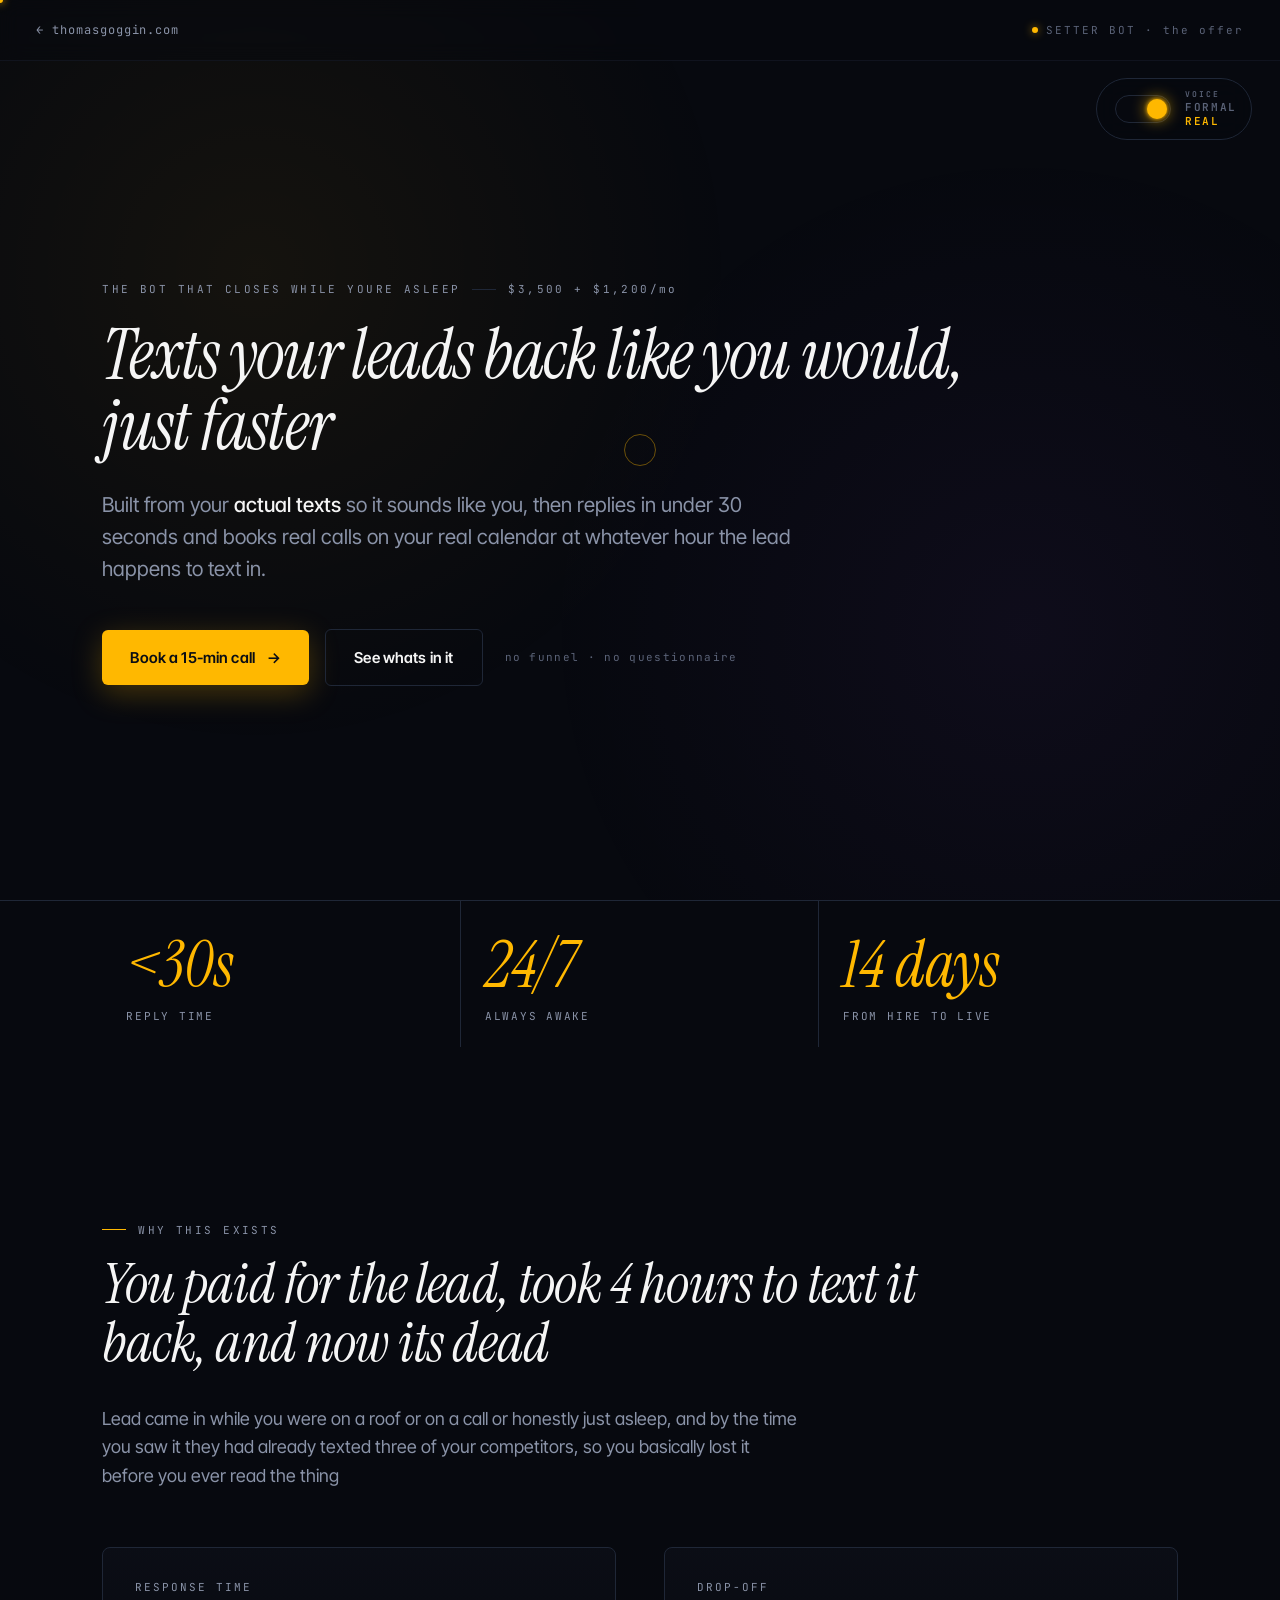
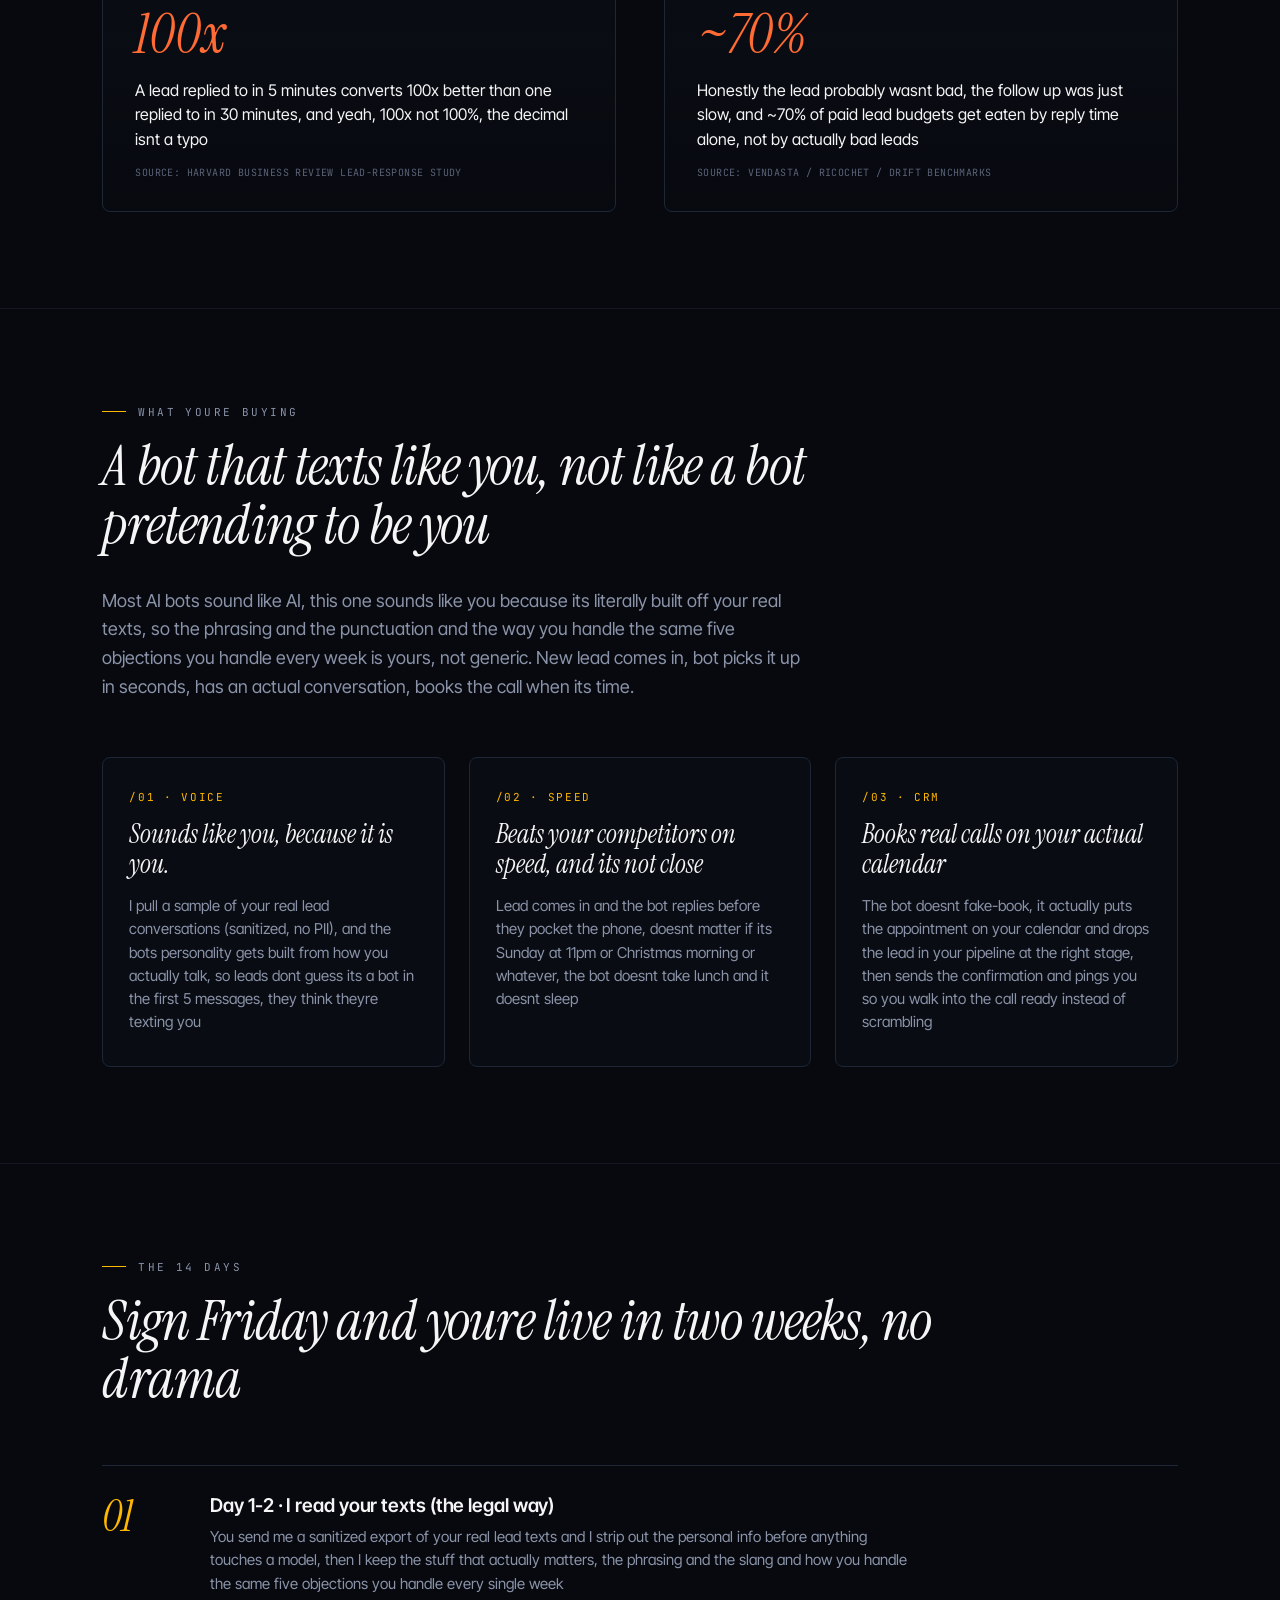
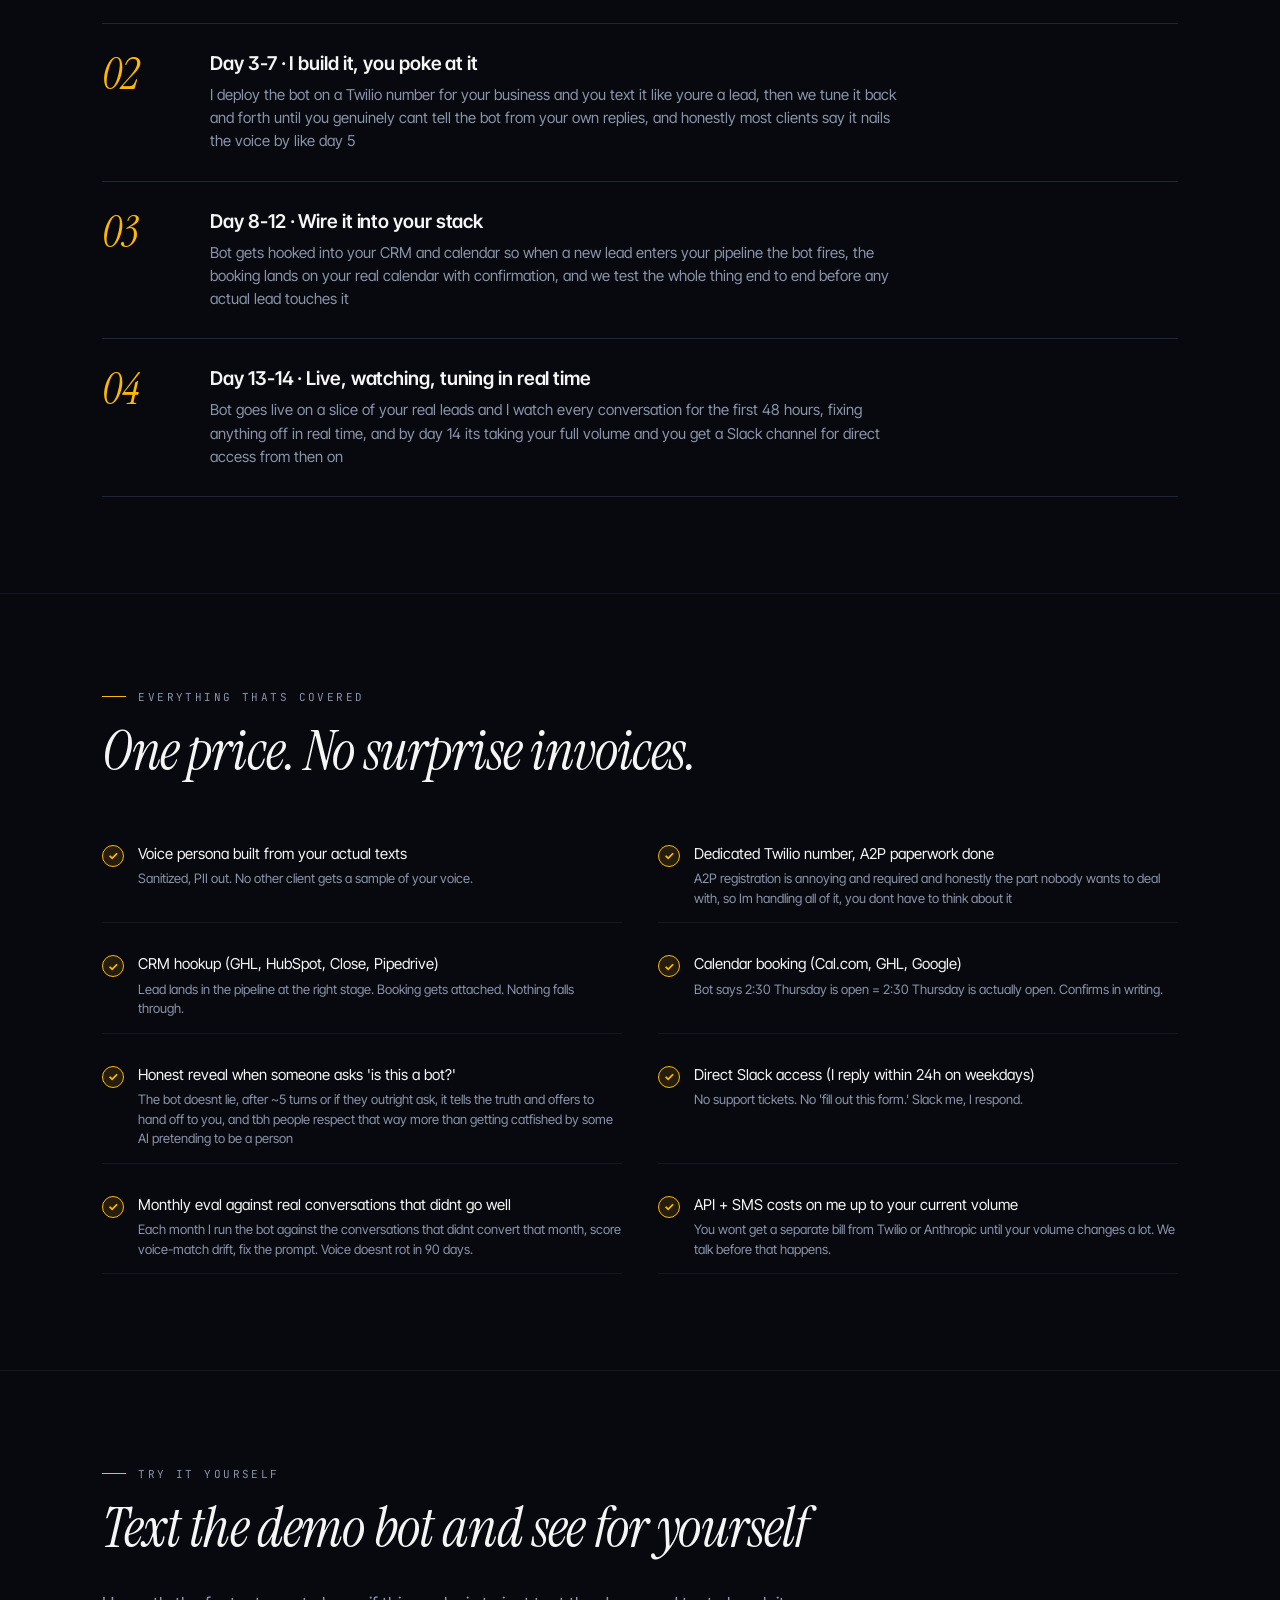
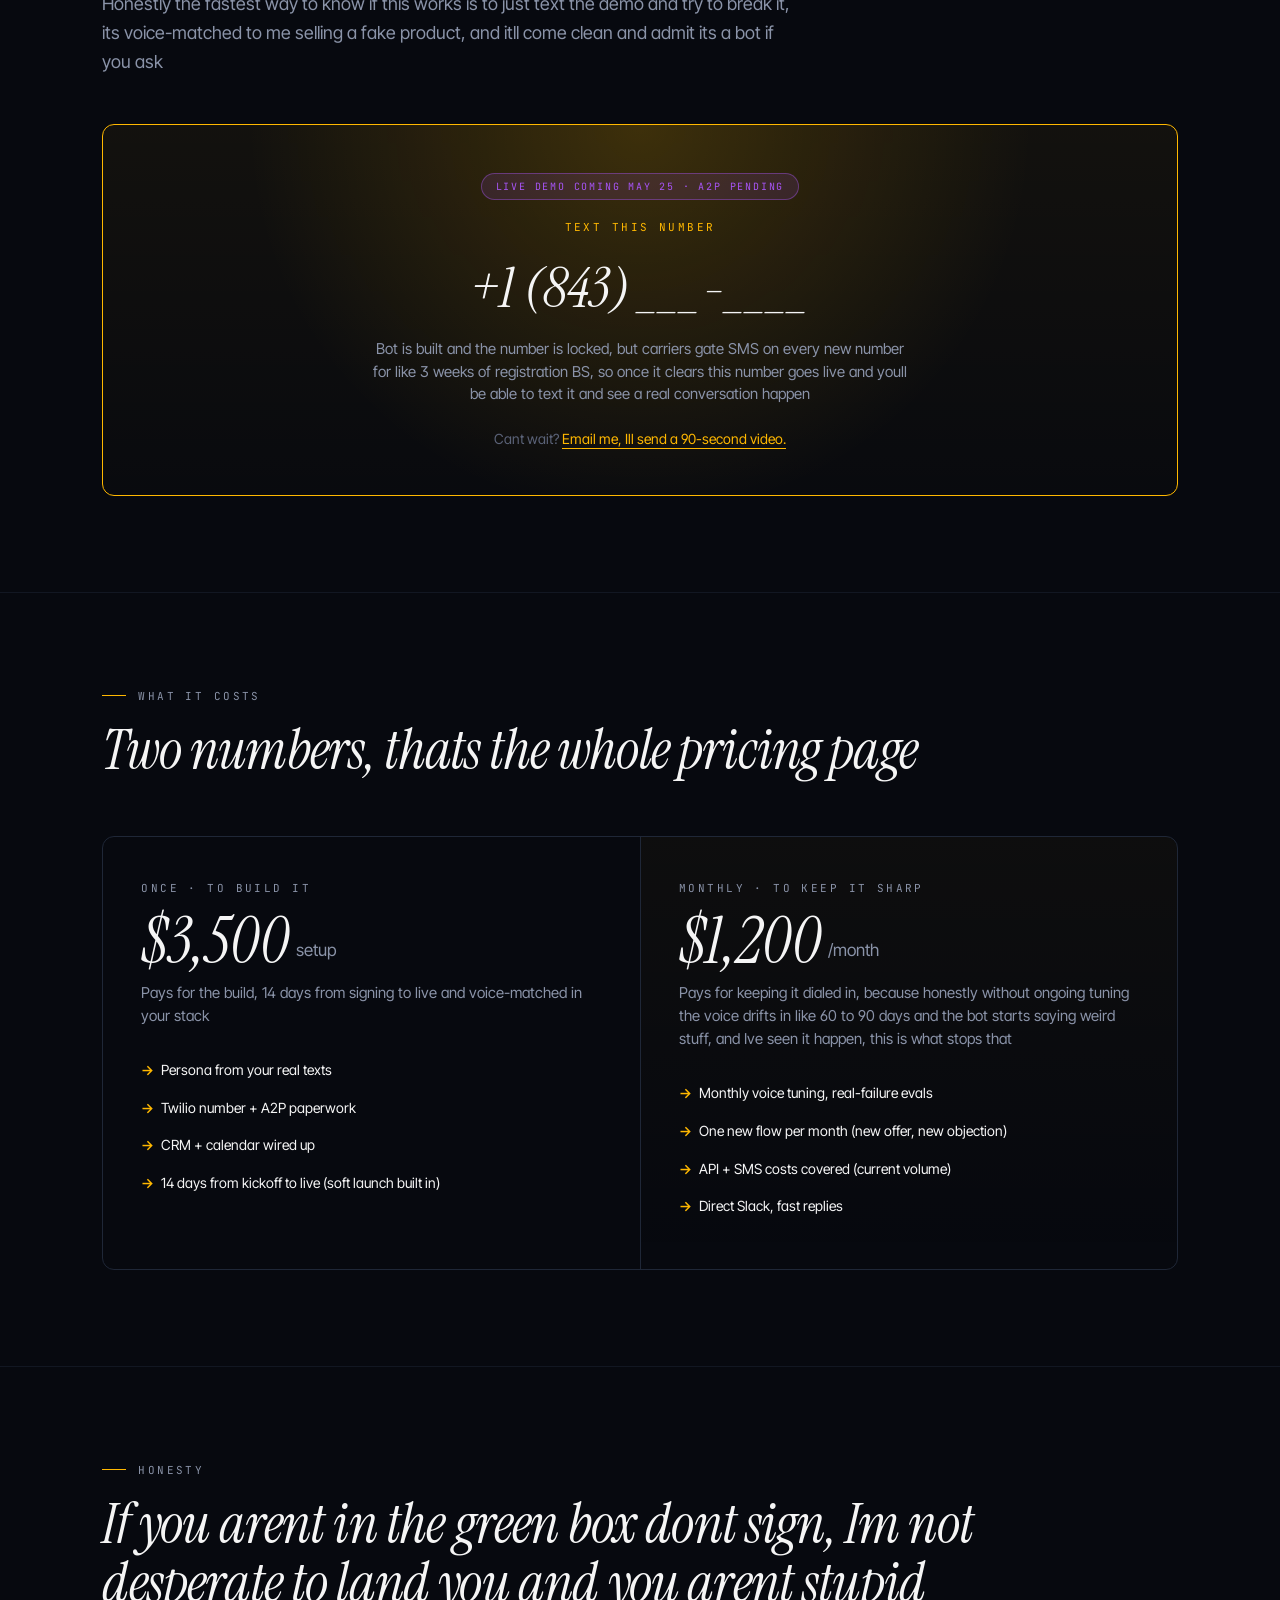
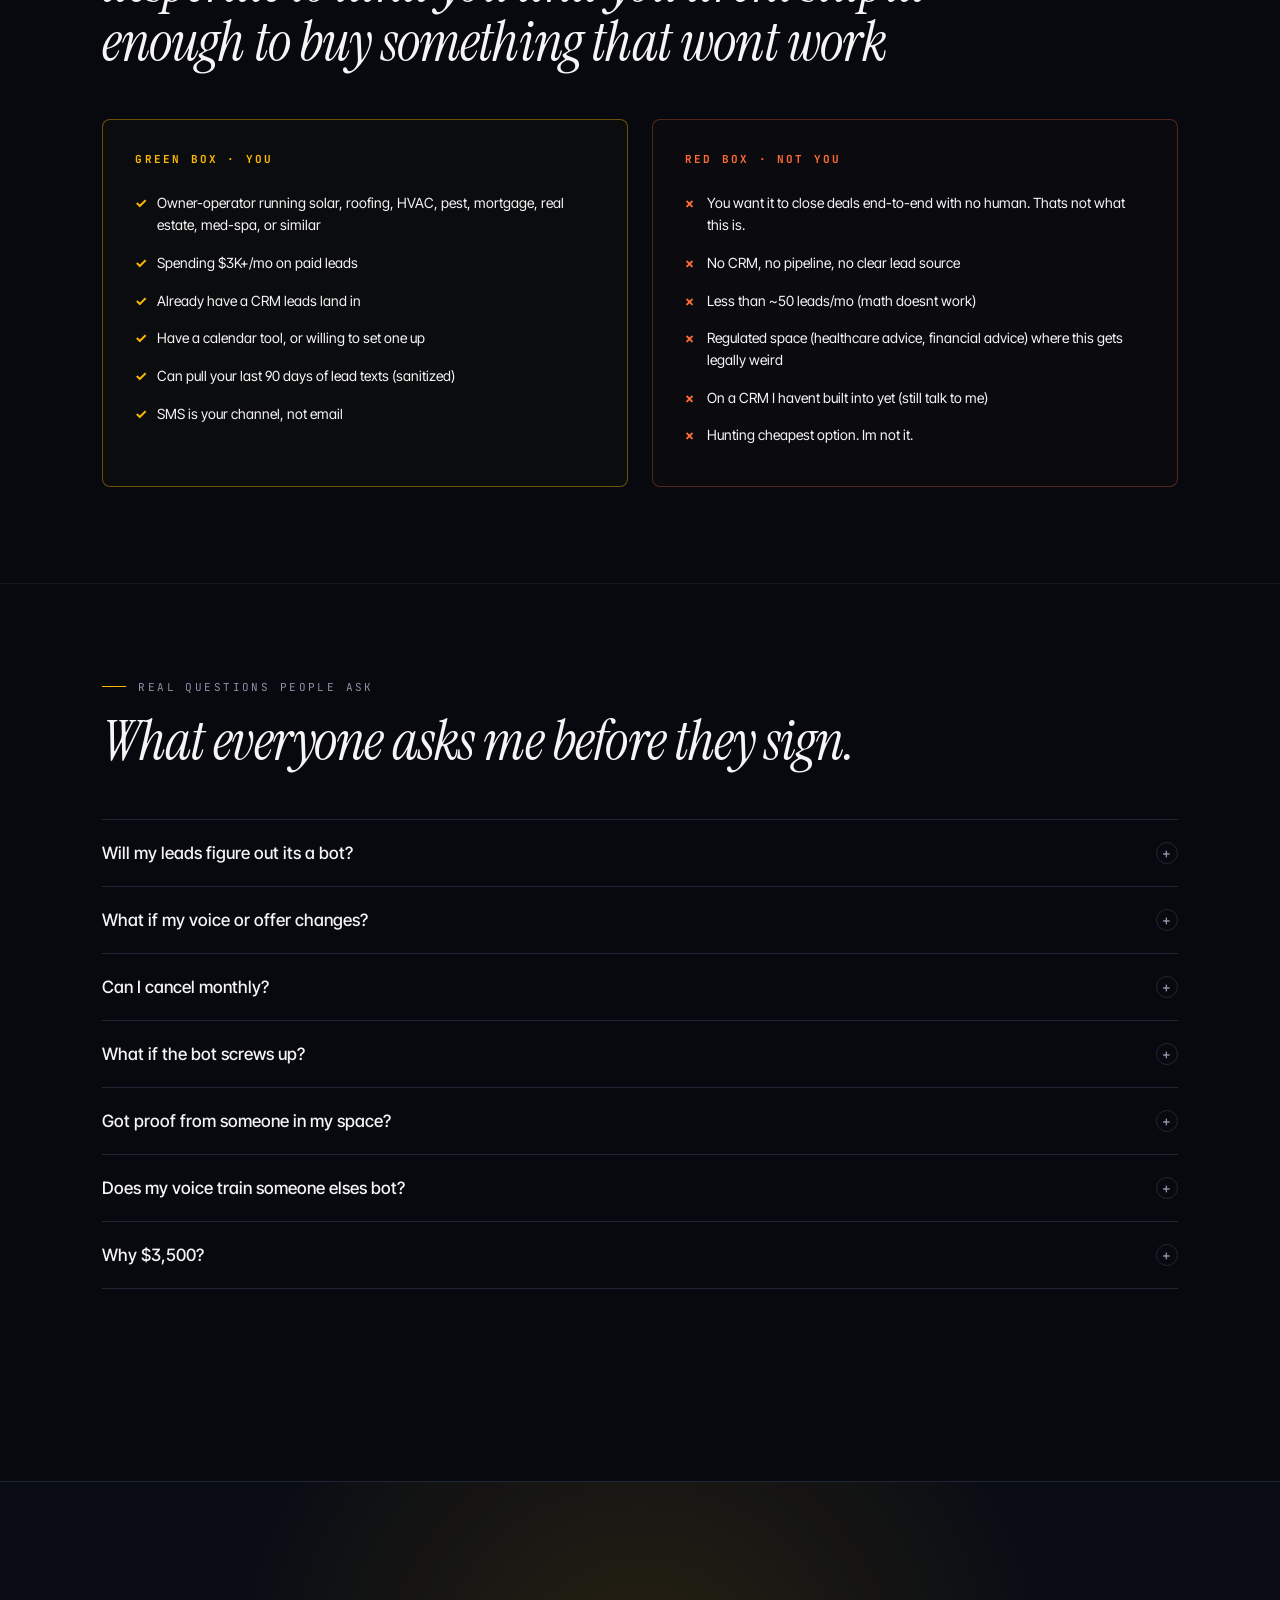
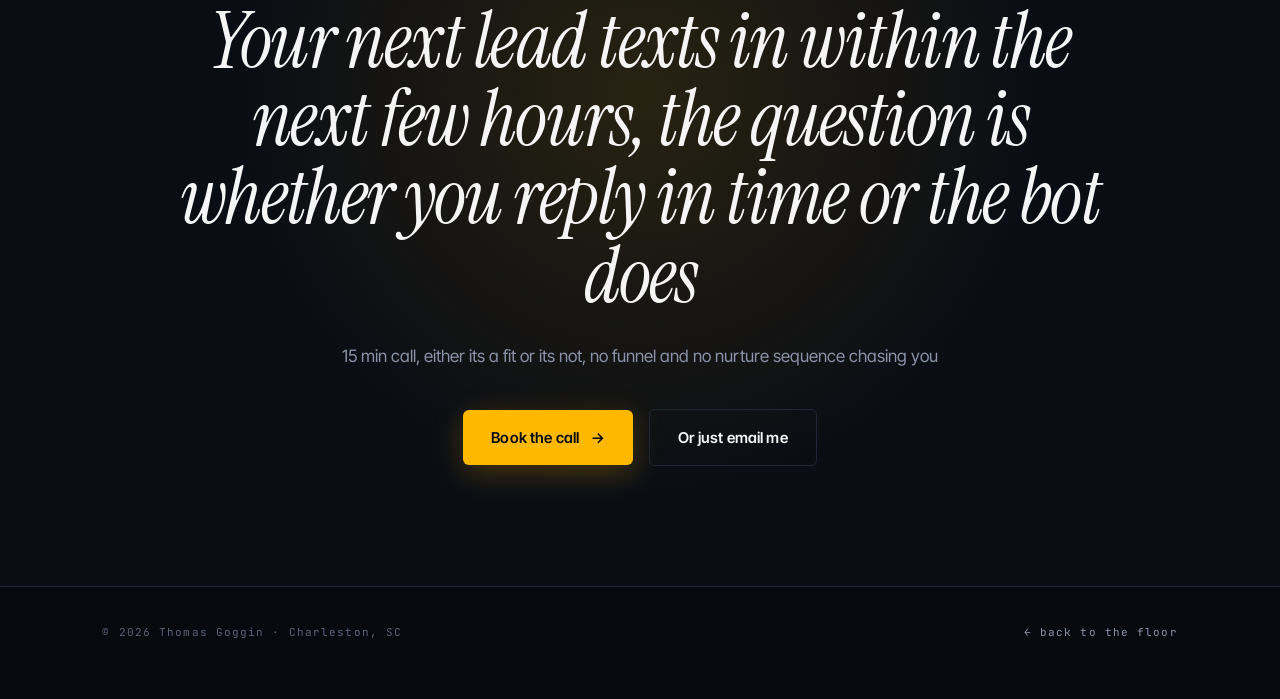
<file: setter-bot.html>
<!doctype html>
<html lang="en">
<head>
  <meta charset="utf-8" />
  <meta name="viewport" content="width=device-width, initial-scale=1" />
  <title>Setter Bot · texts your leads in your voice, books calls 24/7</title>
  <meta name="description" content="A voice-matched SMS bot that replies to every paid lead in under 30 seconds, in your voice, and books qualified calls on your calendar. $3,500 setup, $1,200/mo." />
  <meta property="og:title" content="Setter Bot · the bot that closes leads while you sleep" />
  <meta property="og:description" content="Voice-matched SMS sales bot. Replies in <30s, books calls 24/7, sounds exactly like you. $3,500 setup, $1,200/mo." />
  <meta property="og:type" content="website" />
  <meta property="og:url" content="https://thomasgoggin.com/setter-bot" />
  <link rel="preconnect" href="https://fonts.googleapis.com" />
  <link rel="preconnect" href="https://fonts.gstatic.com" crossorigin />
  <link href="https://fonts.googleapis.com/css2?family=Instrument+Serif:ital@0;1&family=Inter+Tight:wght@400;500;600;700&family=JetBrains+Mono:wght@400;500;600&display=swap" rel="stylesheet" />
  <link rel="stylesheet" href="styles.css" />
  <style>
    /* =========================================
       setter-bot.html / page-specific
       ========================================= */
    .sb-page { position: relative; z-index: 2; padding-top: 88px; }

    /* simplified nav for offer page, back-to-home only */
    .sb-nav {
      position: fixed; top: 0; left: 0; right: 0; z-index: 50;
      display: flex; align-items: center; justify-content: space-between;
      padding: 22px 36px;
      font-family: var(--mono); font-size: 12px; letter-spacing: 0.08em;
      backdrop-filter: blur(10px); -webkit-backdrop-filter: blur(10px);
      background: rgba(7, 9, 15, 0.5);
      border-bottom: 1px solid rgba(31, 39, 55, 0.4);
    }
    .sb-nav .sb-back { color: var(--muted); transition: color 0.2s ease; }
    .sb-nav .sb-back:hover { color: var(--amber); }
    .sb-nav .sb-eyebrow { color: var(--muted-2); font-size: 11px; letter-spacing: 0.18em; }
    .sb-nav .sb-eyebrow .dot {
      display: inline-block; width: 6px; height: 6px; border-radius: 50%;
      background: var(--amber); margin-right: 8px; vertical-align: 1px;
      box-shadow: 0 0 8px rgba(255, 184, 0, 0.7);
      animation: sb-pulse 2.4s ease-in-out infinite;
    }
    @keyframes sb-pulse { 0%, 100% { opacity: 1; } 50% { opacity: 0.4; } }

    /* hero */
    .sb-hero {
      min-height: calc(100vh - 88px);
      padding: 80px 8vw 100px;
      display: flex; flex-direction: column; justify-content: center;
      max-width: 1280px; margin: 0 auto;
      position: relative;
    }
    .sb-eyebrow-row {
      font-family: var(--mono); font-size: 11px; letter-spacing: 0.22em;
      color: var(--muted); margin-bottom: 24px;
      display: flex; align-items: center; gap: 12px;
    }
    .sb-eyebrow-row .sep { width: 24px; height: 1px; background: var(--line); }
    .sb-h1 {
      font-family: var(--serif); font-weight: 400; font-style: italic;
      font-size: clamp(40px, 5.4vw, 72px); line-height: 1.02;
      letter-spacing: -0.02em; margin-bottom: 28px; max-width: 880px;
    }
    .sb-h1 .accent { color: var(--amber); font-style: normal; font-family: var(--sans); font-weight: 500; }
    .sb-h1 .strike { color: var(--muted-2); position: relative; }
    .sb-h1 .strike::after {
      content: ""; position: absolute; left: 0; right: 0; top: 52%;
      height: 3px; background: var(--orange); transform: skewY(-1deg);
    }
    .sb-sub {
      font-size: clamp(17px, 1.6vw, 22px); line-height: 1.55;
      color: var(--muted); max-width: 720px; margin-bottom: 44px;
    }
    .sb-sub strong { color: var(--text); font-weight: 500; }

    .sb-cta-row { display: flex; gap: 16px; flex-wrap: wrap; align-items: center; }
    .sb-btn {
      display: inline-flex; align-items: center; gap: 12px;
      padding: 18px 28px; border-radius: 6px;
      font-family: var(--sans); font-weight: 600; font-size: 15px;
      letter-spacing: 0.01em; transition: transform 0.2s ease, box-shadow 0.3s ease, background 0.2s ease;
    }
    .sb-btn-primary {
      background: var(--amber); color: #0a0d14;
      box-shadow: 0 8px 30px rgba(255, 184, 0, 0.25);
    }
    .sb-btn-primary:hover {
      transform: translateY(-2px);
      box-shadow: 0 12px 40px rgba(255, 184, 0, 0.4);
      background: var(--amber-soft);
    }
    .sb-btn-primary .arrow { transition: transform 0.2s ease; }
    .sb-btn-primary:hover .arrow { transform: translateX(3px); }

    .sb-btn-secondary {
      background: transparent; color: var(--text);
      border: 1px solid var(--line);
    }
    .sb-btn-secondary:hover { border-color: var(--amber); color: var(--amber); }

    .sb-cta-meta {
      font-family: var(--mono); font-size: 11px; letter-spacing: 0.12em;
      color: var(--muted-2); margin-left: 6px;
    }

    /* stats row */
    .sb-stats {
      display: grid; grid-template-columns: repeat(3, 1fr);
      gap: 0; max-width: 1280px; margin: 0 auto;
      padding: 0 8vw 80px;
      border-top: 1px solid var(--line);
    }
    .sb-stat { padding: 32px 24px 24px; border-right: 1px solid var(--line); }
    .sb-stat:last-child { border-right: 0; }
    .sb-stat-n {
      font-family: var(--serif); font-style: italic; font-weight: 400;
      font-size: clamp(40px, 5vw, 64px); color: var(--amber); line-height: 1; margin-bottom: 12px;
    }
    .sb-stat-l { font-family: var(--mono); font-size: 11px; letter-spacing: 0.16em; color: var(--muted); }

    /* generic section */
    .sb-section { max-width: 1280px; margin: 0 auto; padding: 96px 8vw; position: relative; }
    .sb-section + .sb-section { border-top: 1px solid rgba(31, 39, 55, 0.5); }

    .sb-section-eyebrow {
      font-family: var(--mono); font-size: 11px; letter-spacing: 0.22em;
      color: var(--muted); margin-bottom: 18px;
    }
    .sb-section-eyebrow::before {
      content: ""; display: inline-block; width: 24px; height: 1px;
      background: var(--amber); margin-right: 12px; vertical-align: 4px;
    }
    .sb-section-h {
      font-family: var(--serif); font-weight: 400; font-style: italic;
      font-size: clamp(36px, 5vw, 56px); line-height: 1.05;
      letter-spacing: -0.015em; max-width: 880px; margin-bottom: 32px;
    }
    .sb-section-lede {
      font-size: clamp(16px, 1.4vw, 19px); line-height: 1.6;
      color: var(--muted); max-width: 700px;
    }

    /* problem block, big number callout */
    .sb-problem-grid {
      display: grid; grid-template-columns: 1fr 1fr;
      gap: 48px; margin-top: 56px;
    }
    .sb-problem-card {
      padding: 32px; border: 1px solid var(--line); border-radius: 8px;
      background: linear-gradient(180deg, rgba(17, 21, 31, 0.4), rgba(10, 13, 20, 0.2));
    }
    .sb-problem-card .pn {
      font-family: var(--serif); font-style: italic; font-size: 56px;
      color: var(--orange); line-height: 1; margin-bottom: 16px;
    }
    .sb-problem-card .pl { font-family: var(--mono); font-size: 11px; letter-spacing: 0.18em; color: var(--muted); margin-bottom: 12px; }
    .sb-problem-card p { color: var(--text); font-size: 16px; line-height: 1.55; }
    .sb-problem-card .src { font-family: var(--mono); font-size: 10px; color: var(--muted-2); margin-top: 14px; letter-spacing: 0.04em; }

    /* what-it-is, 3 columns */
    .sb-three-col {
      display: grid; grid-template-columns: repeat(3, 1fr);
      gap: 24px; margin-top: 56px;
    }
    .sb-card {
      padding: 32px 26px; border: 1px solid var(--line); border-radius: 8px;
      background: rgba(17, 21, 31, 0.35);
      transition: border-color 0.3s ease, transform 0.3s ease, box-shadow 0.3s ease;
    }
    .sb-card:hover {
      border-color: var(--amber);
      transform: translateY(-2px);
      box-shadow: 0 8px 30px rgba(255, 184, 0, 0.08);
    }
    .sb-card .ico {
      font-family: var(--mono); font-size: 11px; color: var(--amber); letter-spacing: 0.15em;
      margin-bottom: 16px;
    }
    .sb-card h3 {
      font-family: var(--serif); font-style: italic; font-weight: 400;
      font-size: 26px; line-height: 1.15; margin-bottom: 14px;
    }
    .sb-card p { color: var(--muted); font-size: 15px; line-height: 1.55; }

    /* how-it-works steps */
    .sb-steps { display: flex; flex-direction: column; gap: 0; margin-top: 56px; counter-reset: step; }
    .sb-step {
      display: grid; grid-template-columns: 80px 1fr; gap: 28px;
      padding: 28px 0; border-top: 1px solid var(--line);
      align-items: start;
    }
    .sb-step:last-child { border-bottom: 1px solid var(--line); }
    .sb-step .n {
      font-family: var(--serif); font-style: italic; font-size: 44px;
      color: var(--amber); line-height: 1;
    }
    .sb-step h4 {
      font-family: var(--sans); font-weight: 600; font-size: 19px;
      margin-bottom: 8px; letter-spacing: -0.005em;
    }
    .sb-step p { color: var(--muted); font-size: 15px; line-height: 1.55; max-width: 700px; }

    /* included list */
    .sb-included {
      display: grid; grid-template-columns: 1fr 1fr;
      gap: 16px 36px; margin-top: 48px;
    }
    .sb-include-item {
      display: flex; gap: 14px; align-items: flex-start;
      padding: 14px 0; border-bottom: 1px solid rgba(31, 39, 55, 0.5);
    }
    .sb-include-item .check {
      flex: 0 0 22px; width: 22px; height: 22px; border-radius: 50%;
      background: rgba(255, 184, 0, 0.12); border: 1px solid var(--amber);
      display: flex; align-items: center; justify-content: center;
      color: var(--amber); font-size: 12px; font-weight: 700; margin-top: 2px;
    }
    .sb-include-item .label { font-size: 15px; line-height: 1.5; color: var(--text); }
    .sb-include-item .label small {
      display: block; color: var(--muted); font-size: 13px; margin-top: 4px;
    }

    /* demo block */
    .sb-demo {
      margin-top: 48px; padding: 48px;
      border: 1px solid var(--amber); border-radius: 12px;
      background: linear-gradient(180deg, rgba(255, 184, 0, 0.05), rgba(255, 184, 0, 0.01));
      text-align: center; position: relative; overflow: hidden;
    }
    .sb-demo::before {
      content: ""; position: absolute; inset: -1px;
      border-radius: 12px; pointer-events: none;
      background: radial-gradient(circle at 50% 0%, rgba(255, 184, 0, 0.18), transparent 60%);
      z-index: 0;
    }
    .sb-demo > * { position: relative; z-index: 1; }
    .sb-demo .label {
      font-family: var(--mono); font-size: 11px; letter-spacing: 0.22em; color: var(--amber);
      margin-bottom: 18px;
    }
    .sb-demo .number {
      font-family: var(--serif); font-style: italic; font-weight: 400;
      font-size: clamp(36px, 5vw, 56px); color: var(--text); margin-bottom: 14px;
    }
    .sb-demo .hint { color: var(--muted); font-size: 15px; line-height: 1.5; max-width: 540px; margin: 0 auto 24px; }
    .sb-demo .pending {
      display: inline-block; padding: 6px 14px; border-radius: 999px;
      background: rgba(168, 85, 247, 0.12); border: 1px solid rgba(168, 85, 247, 0.4);
      color: var(--purple); font-family: var(--mono); font-size: 10px; letter-spacing: 0.18em;
      margin-bottom: 20px;
    }
    .sb-demo .alt {
      margin-top: 20px; font-size: 14px; color: var(--muted-2);
    }
    .sb-demo .alt a { color: var(--amber); text-decoration: underline; text-underline-offset: 4px; }

    /* pricing card */
    .sb-price {
      display: grid; grid-template-columns: 1fr 1fr;
      gap: 0; margin-top: 56px; border: 1px solid var(--line); border-radius: 12px; overflow: hidden;
    }
    .sb-price-side { padding: 44px 38px; }
    .sb-price-side + .sb-price-side {
      border-left: 1px solid var(--line);
      background: linear-gradient(180deg, rgba(255, 184, 0, 0.03), transparent);
    }
    .sb-price-side .lab {
      font-family: var(--mono); font-size: 11px; letter-spacing: 0.22em; color: var(--muted); margin-bottom: 14px;
    }
    .sb-price-side .amt {
      font-family: var(--serif); font-style: italic; font-size: 64px; line-height: 1;
      color: var(--text); margin-bottom: 8px;
    }
    .sb-price-side .amt .unit { font-family: var(--sans); font-style: normal; font-size: 17px; color: var(--muted); margin-left: 6px; vertical-align: 6px; }
    .sb-price-side .desc { color: var(--muted); font-size: 15px; line-height: 1.55; margin-bottom: 24px; }
    .sb-price-side ul { list-style: none; padding: 0; }
    .sb-price-side li {
      font-size: 14px; line-height: 1.55; color: var(--text);
      padding: 8px 0; padding-left: 20px; position: relative;
    }
    .sb-price-side li::before {
      content: "→"; position: absolute; left: 0; color: var(--amber); font-weight: 600;
    }

    /* fit grid (who it's for / not for) */
    .sb-fit { display: grid; grid-template-columns: 1fr 1fr; gap: 24px; margin-top: 48px; }
    .sb-fit-card { padding: 32px; border: 1px solid var(--line); border-radius: 8px; }
    .sb-fit-card.yes { border-color: rgba(255, 184, 0, 0.4); background: rgba(255, 184, 0, 0.02); }
    .sb-fit-card.no { border-color: rgba(255, 107, 53, 0.3); background: rgba(255, 107, 53, 0.02); }
    .sb-fit-card h4 {
      font-family: var(--mono); font-size: 11px; letter-spacing: 0.2em;
      margin-bottom: 18px;
    }
    .sb-fit-card.yes h4 { color: var(--amber); }
    .sb-fit-card.no h4 { color: var(--orange); }
    .sb-fit-card ul { list-style: none; padding: 0; }
    .sb-fit-card li {
      font-size: 14px; line-height: 1.55; padding: 8px 0; padding-left: 22px;
      position: relative; color: var(--text);
    }
    .sb-fit-card.yes li::before { content: "✓"; position: absolute; left: 0; color: var(--amber); font-weight: 700; }
    .sb-fit-card.no li::before { content: "×"; position: absolute; left: 0; color: var(--orange); font-weight: 700; }

    /* faq */
    .sb-faq { margin-top: 48px; }
    .sb-q {
      border-top: 1px solid var(--line);
      padding: 22px 0;
      cursor: none;
    }
    .sb-q:last-child { border-bottom: 1px solid var(--line); }
    .sb-q summary {
      list-style: none; cursor: none;
      font-family: var(--sans); font-weight: 500; font-size: 17px;
      display: flex; justify-content: space-between; align-items: center;
      gap: 24px;
    }
    .sb-q summary::-webkit-details-marker { display: none; }
    .sb-q summary .marker {
      flex: 0 0 22px; width: 22px; height: 22px; border-radius: 50%;
      border: 1px solid var(--line); display: flex; align-items: center; justify-content: center;
      color: var(--muted); font-size: 14px; transition: transform 0.3s ease, border-color 0.3s ease;
    }
    .sb-q[open] summary .marker { transform: rotate(45deg); border-color: var(--amber); color: var(--amber); }
    .sb-q .body {
      margin-top: 14px; color: var(--muted); font-size: 15px; line-height: 1.6;
      max-width: 760px;
    }

    /* final cta band */
    .sb-final {
      margin: 96px 0 0; padding: 120px 8vw;
      max-width: 100%; text-align: center;
      background:
        radial-gradient(circle at 50% 30%, rgba(255, 184, 0, 0.12), transparent 50%),
        var(--bg-2);
      border-top: 1px solid var(--line); border-bottom: 1px solid var(--line);
    }
    .sb-final-h {
      font-family: var(--serif); font-style: italic; font-weight: 400;
      font-size: clamp(40px, 6vw, 80px); line-height: 1.02; letter-spacing: -0.02em;
      max-width: 980px; margin: 0 auto 28px;
    }
    .sb-final-sub { color: var(--muted); font-size: 17px; line-height: 1.55; max-width: 600px; margin: 0 auto 40px; }
    .sb-final .sb-cta-row { justify-content: center; }

    /* footer */
    .sb-foot {
      max-width: 1280px; margin: 0 auto; padding: 38px 8vw 60px;
      display: flex; justify-content: space-between; align-items: center;
      font-family: var(--mono); font-size: 11px; letter-spacing: 0.1em; color: var(--muted-2);
    }
    .sb-foot a { color: var(--muted); transition: color 0.2s ease; }
    .sb-foot a:hover { color: var(--amber); }

    /* responsive */
    @media (max-width: 880px) {
      .sb-stats, .sb-three-col, .sb-problem-grid, .sb-fit, .sb-included, .sb-price {
        grid-template-columns: 1fr;
      }
      .sb-stat { border-right: 0; border-bottom: 1px solid var(--line); }
      .sb-stat:last-child { border-bottom: 0; }
      .sb-price-side + .sb-price-side { border-left: 0; border-top: 1px solid var(--line); }
      .sb-step { grid-template-columns: 60px 1fr; gap: 20px; }
      .sb-step .n { font-size: 36px; }
      .sb-section { padding: 72px 6vw; }
      .sb-hero { padding: 56px 6vw 80px; }
    }
  </style>
</head>
<body data-voice="real">
  <!-- voice toggle (same component as portfolio) -->
  <button class="voice-toggle" id="voiceToggle" aria-label="Toggle voice">
    <span class="voice-toggle-track">
      <span class="voice-toggle-thumb"></span>
    </span>
    <span class="voice-toggle-labels">
      <span data-voice-state="formal">FORMAL</span>
      <span data-voice-state="real">REAL</span>
    </span>
  </button>

  <!-- nav (single back link) -->
  <nav class="sb-nav">
    <a href="/" class="sb-back">← thomasgoggin.com</a>
    <span class="sb-eyebrow"><span class="dot"></span><span data-formal="SETTER BOT · PRODUCTIZED OFFER" data-real="SETTER BOT · the offer">SETTER BOT · the offer</span></span>
  </nav>

  <main class="sb-page">

    <!-- HERO -->
    <section class="sb-hero">
      <div class="sb-eyebrow-row">
        <span data-formal="VOICE-MATCHED SMS SALES BOT" data-real="THE BOT THAT CLOSES WHILE YOURE ASLEEP">THE BOT THAT CLOSES WHILE YOURE ASLEEP</span>
        <span class="sep"></span>
        <span>$3,500 + $1,200/mo</span>
      </div>

      <h1 class="sb-h1">
        <span data-formal="A bot that texts your leads in your exact voice." data-real="Texts your leads back like you would, just faster">Texts your leads back like you would, just faster</span>
      </h1>

      <p class="sb-sub">
        <span data-formal="Voice-matched SMS sales bot. Replies to every paid lead in under 30 seconds, sounds exactly like you wrote it, books qualified calls straight to your calendar. Built on Twilio + Claude + your CRM. Live in 14 days." data-real="Built from your <strong>actual texts</strong> so it sounds like you, then replies in under 30 seconds and books real calls on your real calendar at whatever hour the lead happens to text in.">Built from your <strong>actual texts</strong> so it sounds like you, then replies in under 30 seconds and books real calls on your real calendar at whatever hour the lead happens to text in.</span>
      </p>

      <div class="sb-cta-row">
        <a href="https://cal.com/thomasgoggin/30min" class="sb-btn sb-btn-primary" target="_blank" rel="noopener">
          <span data-formal="Book a 15-minute discovery call" data-real="Book a 15-min call">Book a 15-min call</span>
          <span class="arrow">→</span>
        </a>
        <a href="#pricing" class="sb-btn sb-btn-secondary">
          <span data-formal="See what's included" data-real="See whats in it">See whats in it</span>
        </a>
        <span class="sb-cta-meta">
          <span data-formal="No discovery questionnaire. 1 call." data-real="no funnel · no questionnaire">no funnel · no questionnaire</span>
        </span>
      </div>
    </section>

    <!-- STATS STRIP -->
    <section class="sb-stats">
      <div class="sb-stat">
        <div class="sb-stat-n">&lt;30s</div>
        <div class="sb-stat-l"><span data-formal="MEDIAN REPLY TIME" data-real="REPLY TIME">REPLY TIME</span></div>
      </div>
      <div class="sb-stat">
        <div class="sb-stat-n">24/7</div>
        <div class="sb-stat-l"><span data-formal="AVAILABILITY" data-real="ALWAYS AWAKE">ALWAYS AWAKE</span></div>
      </div>
      <div class="sb-stat">
        <div class="sb-stat-n">14 days</div>
        <div class="sb-stat-l"><span data-formal="SETUP TO LIVE" data-real="FROM HIRE TO LIVE">FROM HIRE TO LIVE</span></div>
      </div>
    </section>

    <!-- PROBLEM -->
    <section class="sb-section" id="problem">
      <div class="sb-section-eyebrow"><span data-formal="THE PROBLEM" data-real="WHY THIS EXISTS">WHY THIS EXISTS</span></div>
      <h2 class="sb-section-h">
        <span data-formal="Paid leads die fast. Most of them die because no one replied in time." data-real="You paid for the lead, took 4 hours to text it back, and now its dead">You paid for the lead, took 4 hours to text it back, and now its dead</span>
      </h2>
      <p class="sb-section-lede">
        <span data-formal="Industry research is consistent: lead conversion drops sharply after the first 5 minutes, and the difference between a 5-second response and a 1-hour response is measured in multiples, not percentages." data-real="Lead came in while you were on a roof or on a call or honestly just asleep, and by the time you saw it they had already texted three of your competitors, so you basically lost it before you ever read the thing">Lead came in while you were on a roof or on a call or honestly just asleep, and by the time you saw it they had already texted three of your competitors, so you basically lost it before you ever read the thing</span>
      </p>

      <div class="sb-problem-grid">
        <div class="sb-problem-card">
          <div class="pl">RESPONSE TIME</div>
          <div class="pn">100x</div>
          <p>
            <span data-formal="Leads contacted within 5 minutes are 100x more likely to convert than leads contacted after 30 minutes." data-real="A lead replied to in 5 minutes converts 100x better than one replied to in 30 minutes, and yeah, 100x not 100%, the decimal isnt a typo">A lead replied to in 5 minutes converts 100x better than one replied to in 30 minutes, and yeah, 100x not 100%, the decimal isnt a typo</span>
          </p>
          <div class="src">SOURCE: HARVARD BUSINESS REVIEW LEAD-RESPONSE STUDY</div>
        </div>
        <div class="sb-problem-card">
          <div class="pl">DROP-OFF</div>
          <div class="pn">~70%</div>
          <p>
            <span data-formal="Most paid lead spend is wasted on leads that go cold from slow follow-up alone, not from lack of intent." data-real="Honestly the lead probably wasnt bad, the follow up was just slow, and ~70% of paid lead budgets get eaten by reply time alone, not by actually bad leads">Honestly the lead probably wasnt bad, the follow up was just slow, and ~70% of paid lead budgets get eaten by reply time alone, not by actually bad leads</span>
          </p>
          <div class="src">SOURCE: VENDASTA / RICOCHET / DRIFT BENCHMARKS</div>
        </div>
      </div>
    </section>

    <!-- WHAT IT IS -->
    <section class="sb-section" id="what">
      <div class="sb-section-eyebrow"><span data-formal="WHAT IT IS" data-real="WHAT YOURE BUYING">WHAT YOURE BUYING</span></div>
      <h2 class="sb-section-h">
        <span data-formal="A custom SMS bot trained on your real conversations." data-real="A bot that texts like you, not like a bot pretending to be you">A bot that texts like you, not like a bot pretending to be you</span>
      </h2>
      <p class="sb-section-lede">
        <span data-formal="The bot is voice-matched, not template-matched. It learns your phrasing, your rhythm, the things you actually say from a sample of your real text history. It picks up new leads, qualifies them, handles common objections, and books a call when they're ready." data-real="Most AI bots sound like AI, this one sounds like you because its literally built off your real texts, so the phrasing and the punctuation and the way you handle the same five objections you handle every week is yours, not generic. New lead comes in, bot picks it up in seconds, has an actual conversation, books the call when its time.">Most AI bots sound like AI, this one sounds like you because its literally built off your real texts, so the phrasing and the punctuation and the way you handle the same five objections you handle every week is yours, not generic. New lead comes in, bot picks it up in seconds, has an actual conversation, books the call when its time.</span>
      </p>

      <div class="sb-three-col">
        <div class="sb-card">
          <div class="ico">/01 · VOICE</div>
          <h3><span data-formal="Trained on your real messages." data-real="Sounds like you, because it is you.">Sounds like you, because it is you.</span></h3>
          <p><span data-formal="We extract a sanitized sample of your text history with leads. The bot's persona is built from how YOU phrase things, not from a template. Most prospects can't tell." data-real="I pull a sample of your real lead conversations (sanitized, no PII), and the bots personality gets built from how you actually talk, so leads dont guess its a bot in the first 5 messages, they think theyre texting you">I pull a sample of your real lead conversations (sanitized, no PII), and the bots personality gets built from how you actually talk, so leads dont guess its a bot in the first 5 messages, they think theyre texting you</span></p>
        </div>
        <div class="sb-card">
          <div class="ico">/02 · SPEED</div>
          <h3><span data-formal="Responds in under 30 seconds." data-real="Beats your competitors on speed, and its not close">Beats your competitors on speed, and its not close</span></h3>
          <p><span data-formal="Webhook-driven. New lead in your CRM triggers a reply before the lead has put their phone down. Available 24/7, no shift coverage, no PTO, no slow Mondays." data-real="Lead comes in and the bot replies before they pocket the phone, doesnt matter if its Sunday at 11pm or Christmas morning or whatever, the bot doesnt take lunch and it doesnt sleep">Lead comes in and the bot replies before they pocket the phone, doesnt matter if its Sunday at 11pm or Christmas morning or whatever, the bot doesnt take lunch and it doesnt sleep</span></p>
        </div>
        <div class="sb-card">
          <div class="ico">/03 · CRM</div>
          <h3><span data-formal="Books to your real calendar." data-real="Books real calls on your actual calendar">Books real calls on your actual calendar</span></h3>
          <p><span data-formal="Booked calls land directly in your CRM (GoHighLevel, HubSpot, Close, etc.) at the right pipeline stage. SMS confirmation goes out. You get notified. Nothing gets lost." data-real="The bot doesnt fake-book, it actually puts the appointment on your calendar and drops the lead in your pipeline at the right stage, then sends the confirmation and pings you so you walk into the call ready instead of scrambling">The bot doesnt fake-book, it actually puts the appointment on your calendar and drops the lead in your pipeline at the right stage, then sends the confirmation and pings you so you walk into the call ready instead of scrambling</span></p>
        </div>
      </div>
    </section>

    <!-- HOW IT WORKS -->
    <section class="sb-section" id="how">
      <div class="sb-section-eyebrow"><span data-formal="HOW IT WORKS" data-real="THE 14 DAYS">THE 14 DAYS</span></div>
      <h2 class="sb-section-h">
        <span data-formal="Hire today. Live in 14 days." data-real="Sign Friday and youre live in two weeks, no drama">Sign Friday and youre live in two weeks, no drama</span>
      </h2>

      <div class="sb-steps">
        <div class="sb-step">
          <div class="n">01</div>
          <div>
            <h4><span data-formal="Day 1-2 · Voice extraction" data-real="Day 1-2 · I read your texts (the legal way)">Day 1-2 · I read your texts (the legal way)</span></h4>
            <p><span data-formal="You upload a sanitized export of your last few months of lead conversations. We strip phone numbers, emails, addresses, and any PII before training. The result is a voice profile of how you actually communicate with leads." data-real="You send me a sanitized export of your real lead texts and I strip out the personal info before anything touches a model, then I keep the stuff that actually matters, the phrasing and the slang and how you handle the same five objections you handle every single week">You send me a sanitized export of your real lead texts and I strip out the personal info before anything touches a model, then I keep the stuff that actually matters, the phrasing and the slang and how you handle the same five objections you handle every single week</span></p>
          </div>
        </div>
        <div class="sb-step">
          <div class="n">02</div>
          <div>
            <h4><span data-formal="Day 3-7 · Build + voice tuning" data-real="Day 3-7 · I build it, you poke at it">Day 3-7 · I build it, you poke at it</span></h4>
            <p><span data-formal="I deploy the bot on a Twilio number provisioned for your business. You text it like a lead would. We iterate on phrasing, objection handling, and the booking flow until the bot is indistinguishable from your actual replies." data-real="I deploy the bot on a Twilio number for your business and you text it like youre a lead, then we tune it back and forth until you genuinely cant tell the bot from your own replies, and honestly most clients say it nails the voice by like day 5">I deploy the bot on a Twilio number for your business and you text it like youre a lead, then we tune it back and forth until you genuinely cant tell the bot from your own replies, and honestly most clients say it nails the voice by like day 5</span></p>
          </div>
        </div>
        <div class="sb-step">
          <div class="n">03</div>
          <div>
            <h4><span data-formal="Day 8-12 · CRM + calendar wiring" data-real="Day 8-12 · Wire it into your stack">Day 8-12 · Wire it into your stack</span></h4>
            <p><span data-formal="Integration with your CRM (GoHighLevel, HubSpot, Close, Pipedrive). Lead intake webhook configured, pipeline stages mapped, calendar lookup wired to Cal.com or your existing booking system. Confirmation flow tested." data-real="Bot gets hooked into your CRM and calendar so when a new lead enters your pipeline the bot fires, the booking lands on your real calendar with confirmation, and we test the whole thing end to end before any actual lead touches it">Bot gets hooked into your CRM and calendar so when a new lead enters your pipeline the bot fires, the booking lands on your real calendar with confirmation, and we test the whole thing end to end before any actual lead touches it</span></p>
          </div>
        </div>
        <div class="sb-step">
          <div class="n">04</div>
          <div>
            <h4><span data-formal="Day 13-14 · Soft launch + handoff" data-real="Day 13-14 · Live, watching, tuning in real time">Day 13-14 · Live, watching, tuning in real time</span></h4>
            <p><span data-formal="Soft launch on a fraction of your inbound. I monitor every conversation for 48 hours. Anything weird, I flag and fix in real time. By day 14 you're at full volume, with a Slack channel for direct access." data-real="Bot goes live on a slice of your real leads and I watch every conversation for the first 48 hours, fixing anything off in real time, and by day 14 its taking your full volume and you get a Slack channel for direct access from then on">Bot goes live on a slice of your real leads and I watch every conversation for the first 48 hours, fixing anything off in real time, and by day 14 its taking your full volume and you get a Slack channel for direct access from then on</span></p>
          </div>
        </div>
      </div>
    </section>

    <!-- INCLUDED -->
    <section class="sb-section" id="included">
      <div class="sb-section-eyebrow"><span data-formal="WHATS INCLUDED" data-real="EVERYTHING THATS COVERED">EVERYTHING THATS COVERED</span></div>
      <h2 class="sb-section-h">
        <span data-formal="One price. No surprise add-ons." data-real="One price. No surprise invoices.">One price. No surprise invoices.</span>
      </h2>

      <div class="sb-included">
        <div class="sb-include-item">
          <span class="check">✓</span>
          <span class="label">
            <span data-formal="Custom voice-matched persona built from your real conversations" data-real="Voice persona built from your actual texts">Voice persona built from your actual texts</span>
            <small><span data-formal="Sanitized, PII-stripped, watermarked. Yours alone." data-real="Sanitized, PII out. No other client gets a sample of your voice.">Sanitized, PII out. No other client gets a sample of your voice.</span></small>
          </span>
        </div>
        <div class="sb-include-item">
          <span class="check">✓</span>
          <span class="label">
            <span data-formal="Dedicated Twilio number with A2P 10DLC compliance handled" data-real="Dedicated Twilio number, A2P paperwork done">Dedicated Twilio number, A2P paperwork done</span>
            <small><span data-formal="Brand and campaign registration handled by us. ~2-4 week clock starts on signing." data-real="A2P registration is annoying and required and honestly the part nobody wants to deal with, so Im handling all of it, you dont have to think about it">A2P registration is annoying and required and honestly the part nobody wants to deal with, so Im handling all of it, you dont have to think about it</span></small>
          </span>
        </div>
        <div class="sb-include-item">
          <span class="check">✓</span>
          <span class="label">
            <span data-formal="CRM integration (GoHighLevel, HubSpot, Close, or Pipedrive)" data-real="CRM hookup (GHL, HubSpot, Close, Pipedrive)">CRM hookup (GHL, HubSpot, Close, Pipedrive)</span>
            <small><span data-formal="New lead webhook in, pipeline stage mapping, contact creation, booking handoff." data-real="Lead lands in the pipeline at the right stage. Booking gets attached. Nothing falls through.">Lead lands in the pipeline at the right stage. Booking gets attached. Nothing falls through.</span></small>
          </span>
        </div>
        <div class="sb-include-item">
          <span class="check">✓</span>
          <span class="label">
            <span data-formal="Calendar integration (Cal.com, GHL Calendar, Google Calendar)" data-real="Calendar booking (Cal.com, GHL, Google)">Calendar booking (Cal.com, GHL, Google)</span>
            <small><span data-formal="Real availability lookup, real booking, real confirmation. No fake slots." data-real="Bot says 2:30 Thursday is open = 2:30 Thursday is actually open. Confirms in writing.">Bot says 2:30 Thursday is open = 2:30 Thursday is actually open. Confirms in writing.</span></small>
          </span>
        </div>
        <div class="sb-include-item">
          <span class="check">✓</span>
          <span class="label">
            <span data-formal="Tone reveal + handoff logic when prospects ask 'is this a bot?'" data-real="Honest reveal when someone asks 'is this a bot?'">Honest reveal when someone asks "is this a bot?"</span>
            <small><span data-formal="The bot doesn't lie. Configurable reveal turn (5-6 messages or explicit ask) hands the conversation to a human or admits the AI gracefully." data-real="The bot doesnt lie, after ~5 turns or if they outright ask, it tells the truth and offers to hand off to you, and tbh people respect that way more than getting catfished by some AI pretending to be a person">The bot doesnt lie, after ~5 turns or if they outright ask, it tells the truth and offers to hand off to you, and tbh people respect that way more than getting catfished by some AI pretending to be a person</span></small>
          </span>
        </div>
        <div class="sb-include-item">
          <span class="check">✓</span>
          <span class="label">
            <span data-formal="Slack channel for direct access (24-hour weekday response)" data-real="Direct Slack access (I reply within 24h on weekdays)">Direct Slack access (I reply within 24h on weekdays)</span>
            <small><span data-formal="Anything weird, anything unclear, anything you want changed, you ping me. No tickets." data-real="No support tickets. No 'fill out this form.' Slack me, I respond.">No support tickets. No "fill out this form." Slack me, I respond.</span></small>
          </span>
        </div>
        <div class="sb-include-item">
          <span class="check">✓</span>
          <span class="label">
            <span data-formal="Eval pipeline against real failure cases (monthly under retainer)" data-real="Monthly eval against real conversations that didnt go well">Monthly eval against real conversations that didnt go well</span>
            <small><span data-formal="Real test cases from real edge-case conversations. Voice-match score and conversion drift tracked." data-real="Each month I run the bot against the conversations that didnt convert that month, score voice-match drift, fix the prompt. Voice doesnt rot in 90 days.">Each month I run the bot against the conversations that didnt convert that month, score voice-match drift, fix the prompt. Voice doesnt rot in 90 days.</span></small>
          </span>
        </div>
        <div class="sb-include-item">
          <span class="check">✓</span>
          <span class="label">
            <span data-formal="Anthropic + Twilio infrastructure costs covered up to current lead volume" data-real="API + SMS costs on me up to your current volume">API + SMS costs on me up to your current volume</span>
            <small><span data-formal="No surprise platform bills. Volume-based escalation reviewed quarterly." data-real="You wont get a separate bill from Twilio or Anthropic until your volume changes a lot. We talk before that happens.">You wont get a separate bill from Twilio or Anthropic until your volume changes a lot. We talk before that happens.</span></small>
          </span>
        </div>
      </div>
    </section>

    <!-- DEMO -->
    <section class="sb-section" id="demo">
      <div class="sb-section-eyebrow"><span data-formal="THE LIVE DEMO" data-real="TRY IT YOURSELF">TRY IT YOURSELF</span></div>
      <h2 class="sb-section-h">
        <span data-formal="A real bot, on a real number, replying right now." data-real="Text the demo bot and see for yourself">Text the demo bot and see for yourself</span>
      </h2>
      <p class="sb-section-lede">
        <span data-formal="The fastest way to evaluate this offer is to talk to the demo. It's voice-matched to me, sells a hypothetical product, and reveals itself if you ask if it's a bot." data-real="Honestly the fastest way to know if this works is to just text the demo and try to break it, its voice-matched to me selling a fake product, and itll come clean and admit its a bot if you ask">Honestly the fastest way to know if this works is to just text the demo and try to break it, its voice-matched to me selling a fake product, and itll come clean and admit its a bot if you ask</span>
      </p>

      <div class="sb-demo">
        <div class="pending"><span data-formal="LIVE DEMO COMING MAY 25" data-real="LIVE DEMO COMING MAY 25 · A2P PENDING">LIVE DEMO COMING MAY 25 · A2P PENDING</span></div>
        <div class="label"><span data-formal="DEMO NUMBER" data-real="TEXT THIS NUMBER">TEXT THIS NUMBER</span></div>
        <div class="number" id="demoNumber">+1 (843) ___-____</div>
        <p class="hint">
          <span data-formal="The number is provisioned and the bot is built. Live for public texting once carrier registration completes (May 22-25 estimated)." data-real="Bot is built and the number is locked, but carriers gate SMS on every new number for like 3 weeks of registration BS, so once it clears this number goes live and youll be able to text it and see a real conversation happen">Bot is built and the number is locked, but carriers gate SMS on every new number for like 3 weeks of registration BS, so once it clears this number goes live and youll be able to text it and see a real conversation happen</span>
        </p>
        <p class="alt">
          <span data-formal="Want a private demo before then? " data-real="Cant wait? ">Cant wait? </span>
          <a href="mailto:thomas@thomasgoggin.com?subject=Setter%20Bot%20demo%20request"><span data-formal="Email me for a screen-recorded demo." data-real="Email me, Ill send a 90-second video.">Email me, Ill send a 90-second video.</span></a>
        </p>
      </div>
    </section>

    <!-- PRICING -->
    <section class="sb-section" id="pricing">
      <div class="sb-section-eyebrow"><span data-formal="PRICING" data-real="WHAT IT COSTS">WHAT IT COSTS</span></div>
      <h2 class="sb-section-h">
        <span data-formal="Two line items. Both transparent." data-real="Two numbers, thats the whole pricing page">Two numbers, thats the whole pricing page</span>
      </h2>

      <div class="sb-price">
        <div class="sb-price-side">
          <div class="lab"><span data-formal="ONE-TIME · SETUP" data-real="ONCE · TO BUILD IT">ONCE · TO BUILD IT</span></div>
          <div class="amt">$3,500<span class="unit">setup</span></div>
          <p class="desc"><span data-formal="Voice extraction, persona build, Twilio + A2P, CRM/calendar integration, soft launch, handoff." data-real="Pays for the build, 14 days from signing to live and voice-matched in your stack">Pays for the build, 14 days from signing to live and voice-matched in your stack</span></p>
          <ul>
            <li><span data-formal="Custom persona from your real conversations" data-real="Persona from your real texts">Persona from your real texts</span></li>
            <li><span data-formal="Twilio number + A2P 10DLC handled" data-real="Twilio number + A2P paperwork">Twilio number + A2P paperwork</span></li>
            <li><span data-formal="Full CRM + calendar integration" data-real="CRM + calendar wired up">CRM + calendar wired up</span></li>
            <li><span data-formal="14-day delivery, soft-launch handoff" data-real="14 days from kickoff to live (soft launch built in)">14 days from kickoff to live (soft launch built in)</span></li>
          </ul>
        </div>
        <div class="sb-price-side">
          <div class="lab"><span data-formal="MONTHLY · CARE + GROWTH" data-real="MONTHLY · TO KEEP IT SHARP">MONTHLY · TO KEEP IT SHARP</span></div>
          <div class="amt">$1,200<span class="unit">/month</span></div>
          <p class="desc"><span data-formal="Voice tuning, eval pipeline, new conversation flows, infra costs covered, direct Slack access." data-real="Pays for keeping it dialed in, because honestly without ongoing tuning the voice drifts in like 60 to 90 days and the bot starts saying weird stuff, and Ive seen it happen, this is what stops that">Pays for keeping it dialed in, because honestly without ongoing tuning the voice drifts in like 60 to 90 days and the bot starts saying weird stuff, and Ive seen it happen, this is what stops that</span></p>
          <ul>
            <li><span data-formal="Monthly voice tuning + eval pipeline" data-real="Monthly voice tuning, real-failure evals">Monthly voice tuning, real-failure evals</span></li>
            <li><span data-formal="One new conversation flow per month" data-real="One new flow per month (new offer, new objection)">One new flow per month (new offer, new objection)</span></li>
            <li><span data-formal="Anthropic + Twilio infrastructure costs" data-real="API + SMS costs covered (current volume)">API + SMS costs covered (current volume)</span></li>
            <li><span data-formal="Direct Slack access, 24-hour weekday response" data-real="Direct Slack, fast replies">Direct Slack, fast replies</span></li>
          </ul>
        </div>
      </div>
    </section>

    <!-- FIT -->
    <section class="sb-section" id="fit">
      <div class="sb-section-eyebrow"><span data-formal="WHO ITS FOR · AND NOT FOR" data-real="HONESTY">HONESTY</span></div>
      <h2 class="sb-section-h">
        <span data-formal="This isn't for everyone, and the wrong fit will burn money on both sides." data-real="If you arent in the green box dont sign, Im not desperate to land you and you arent stupid enough to buy something that wont work">If you arent in the green box dont sign, Im not desperate to land you and you arent stupid enough to buy something that wont work</span>
      </h2>

      <div class="sb-fit">
        <div class="sb-fit-card yes">
          <h4><span data-formal="GOOD FIT" data-real="GREEN BOX · YOU">GREEN BOX · YOU</span></h4>
          <ul>
            <li><span data-formal="Owner-operator or small sales team in home services, solar, roofing, HVAC, pest, mortgage, real estate, med-spa, telehealth" data-real="Owner-operator running solar, roofing, HVAC, pest, mortgage, real estate, med-spa, or similar">Owner-operator running solar, roofing, HVAC, pest, mortgage, real estate, med-spa, or similar</span></li>
            <li><span data-formal="Spending $3,000+/month on paid lead generation" data-real="Spending $3K+/mo on paid leads">Spending $3K+/mo on paid leads</span></li>
            <li><span data-formal="Have a CRM (GoHighLevel, HubSpot, Close, etc.) leads already flow into" data-real="Already have a CRM leads land in">Already have a CRM leads land in</span></li>
            <li><span data-formal="Have a working calendar booking system or are willing to set up Cal.com" data-real="Have a calendar tool, or willing to set one up">Have a calendar tool, or willing to set one up</span></li>
            <li><span data-formal="Can pull a sanitized export of last 90 days of lead conversations" data-real="Can pull your last 90 days of lead texts (sanitized)">Can pull your last 90 days of lead texts (sanitized)</span></li>
            <li><span data-formal="Want SMS as your primary inbound conversion channel, not email" data-real="SMS is your channel, not email">SMS is your channel, not email</span></li>
          </ul>
        </div>
        <div class="sb-fit-card no">
          <h4><span data-formal="WRONG FIT" data-real="RED BOX · NOT YOU">RED BOX · NOT YOU</span></h4>
          <ul>
            <li><span data-formal="Need fully autonomous closing without human handoff (this isn't that)" data-real="You want it to close deals end-to-end with no human. Thats not what this is.">You want it to close deals end-to-end with no human. Thats not what this is.</span></li>
            <li><span data-formal="No CRM, no pipeline, no working lead intake" data-real="No CRM, no pipeline, no clear lead source">No CRM, no pipeline, no clear lead source</span></li>
            <li><span data-formal="Volume below ~50 inbound leads per month" data-real="Less than ~50 leads/mo (math doesnt work)">Less than ~50 leads/mo (math doesnt work)</span></li>
            <li><span data-formal="Healthcare, financial advice, or regulated content where AI handoff is restricted" data-real="Regulated space (healthcare advice, financial advice) where this gets legally weird">Regulated space (healthcare advice, financial advice) where this gets legally weird</span></li>
            <li><span data-formal="Need integration with a CRM not on the supported list (talk to me anyway)" data-real="On a CRM I havent built into yet (still talk to me)">On a CRM I havent built into yet (still talk to me)</span></li>
            <li><span data-formal="Looking for cheapest possible option" data-real="Hunting cheapest option. Im not it.">Hunting cheapest option. Im not it.</span></li>
          </ul>
        </div>
      </div>
    </section>

    <!-- FAQ -->
    <section class="sb-section" id="faq">
      <div class="sb-section-eyebrow"><span data-formal="FAQ" data-real="REAL QUESTIONS PEOPLE ASK">REAL QUESTIONS PEOPLE ASK</span></div>
      <h2 class="sb-section-h">
        <span data-formal="The questions everyone asks before buying." data-real="What everyone asks me before they sign.">What everyone asks me before they sign.</span>
      </h2>

      <div class="sb-faq">
        <details class="sb-q">
          <summary>
            <span data-formal="Will my leads know it's a bot?" data-real="Will my leads figure out its a bot?">Will my leads figure out its a bot?</span>
            <span class="marker">+</span>
          </summary>
          <div class="body"><span data-formal="In the first 5-6 messages, almost never. The bot is voice-matched to your real history, so the rhythm and word choice are yours. If a lead directly asks 'are you a bot,' the bot tells the truth and offers to bring you in. Lying to a lead destroys trust faster than any benefit it buys." data-real="In the first 5-6 messages almost nobody clocks it because its built from how you actually write, but if a lead outright asks 'are you a bot' the bot says yes and offers to grab you, because honestly lying to a prospect blows up trust way faster than admitting theres AI on the front line">In the first 5-6 messages almost nobody clocks it because its built from how you actually write, but if a lead outright asks "are you a bot" the bot says yes and offers to grab you, because honestly lying to a prospect blows up trust way faster than admitting theres AI on the front line</span></div>
        </details>
        <details class="sb-q">
          <summary>
            <span data-formal="What if my voice changes or my offer evolves?" data-real="What if my voice or offer changes?">What if my voice or offer changes?</span>
            <span class="marker">+</span>
          </summary>
          <div class="body"><span data-formal="That's what the monthly retainer covers. Each month I tune the bot against the most recent conversations and you can swap in new conversation flows for new offers, seasonal pushes, or new objection patterns." data-real="Thats literally what the $1,200/mo is for. Each month I tune against your latest real conversations and you can swap in a new flow for a new season, new offer, new objection.">Thats literally what the $1,200/mo is for. Each month I tune against your latest real conversations and you can swap in a new flow for a new season, new offer, new objection.</span></div>
        </details>
        <details class="sb-q">
          <summary>
            <span data-formal="Can I cancel the monthly retainer?" data-real="Can I cancel monthly?">Can I cancel monthly?</span>
            <span class="marker">+</span>
          </summary>
          <div class="body"><span data-formal="Yes. Month-to-month, no contract lock-in beyond the initial 60 days (which exist so the build doesn't get stranded). After 60 days, cancel any time with 30 days notice." data-real="Yes. First 60 days are committed (so I dont leave you stranded mid-build). After that, month-to-month, 30 days notice to cancel.">Yes. First 60 days are committed (so I dont leave you stranded mid-build). After that, month-to-month, 30 days notice to cancel.</span></div>
        </details>
        <details class="sb-q">
          <summary>
            <span data-formal="What happens if my bot says something wrong?" data-real="What if the bot screws up?">What if the bot screws up?</span>
            <span class="marker">+</span>
          </summary>
          <div class="body"><span data-formal="During the soft launch (days 13-14) I monitor every conversation in real time. After live launch, the eval pipeline runs against new failure cases monthly. Critical fixes happen within 24 hours via the Slack channel. Hard guardrails (no pricing commitments without a call, no medical/legal advice, no claims about specific outcomes) are baked into the prompt." data-real="During soft launch Im watching every conversation, and once its fully live the bot has hard rules baked in (no pricing without a call, no medical or legal advice, no specific outcome claims), so if something still slips through just Slack me and I fix it that day">During soft launch Im watching every conversation, and once its fully live the bot has hard rules baked in (no pricing without a call, no medical or legal advice, no specific outcome claims), so if something still slips through just Slack me and I fix it that day</span></div>
        </details>
        <details class="sb-q">
          <summary>
            <span data-formal="Can I see it work for clients in my industry?" data-real="Got proof from someone in my space?">Got proof from someone in my space?</span>
            <span class="marker">+</span>
          </summary>
          <div class="body"><span data-formal="Live deployments today: a spring-break travel company (SMS sales), an aesthetic medicine clinic (patient setter), a solar lead-gen agency (receptionist), and a paid-lead operations system. Industry-specific case studies available on request." data-real="Live right now: travel sales bot for a spring break company, patient setter bot for an aesthetic medicine clinic, voice receptionist for a solar lead-gen agency, full lead-gen system for an SMS marketing agency. Email me, Ill send the case study closest to your space.">Live right now: travel sales bot for a spring break company, patient setter bot for an aesthetic medicine clinic, voice receptionist for a solar lead-gen agency, full lead-gen system for an SMS marketing agency. Email me, Ill send the case study closest to your space.</span></div>
        </details>
        <details class="sb-q">
          <summary>
            <span data-formal="Is my data shared with other clients?" data-real="Does my voice train someone elses bot?">Does my voice train someone elses bot?</span>
            <span class="marker">+</span>
          </summary>
          <div class="body"><span data-formal="Never. Each client's voice samples are isolated to their persona, watermarked, and never used to train any other deployment. Each client gets their own Twilio subaccount, their own Cloudflare Worker, and their own data plane." data-real="Never. Your voice samples are watermarked and only train your bot. Each client has their own Twilio subaccount, their own Cloudflare Worker, their own data. No shared training pool.">Never. Your voice samples are watermarked and only train your bot. Each client has their own Twilio subaccount, their own Cloudflare Worker, their own data. No shared training pool.</span></div>
        </details>
        <details class="sb-q">
          <summary>
            <span data-formal="Why $3,500 setup specifically?" data-real="Why $3,500?">Why $3,500?</span>
            <span class="marker">+</span>
          </summary>
          <div class="body"><span data-formal="Roughly 25 hours of voice extraction, persona engineering, evaluation, and integration work, priced at the bottom of agency rates because the system is templated and I'm taking a small number of clients on this offer." data-real="Itll take me ~25 hours of build for the first 5 clients. Pricing it at agency-floor rate because Im rolling out the productized version. Number goes up after the first 10 installs.">Itll take me ~25 hours of build for the first 5 clients. Pricing it at agency-floor rate because Im rolling out the productized version. Number goes up after the first 10 installs.</span></div>
        </details>
      </div>
    </section>

    <!-- FINAL CTA -->
    <section class="sb-final">
      <h2 class="sb-final-h">
        <span data-formal="The next lead is going to text in. Will you reply in time?" data-real="Your next lead texts in within the next few hours, the question is whether you reply in time or the bot does">Your next lead texts in within the next few hours, the question is whether you reply in time or the bot does</span>
      </h2>
      <p class="sb-final-sub">
        <span data-formal="One 15-minute call. Either it's a fit or it isn't. No follow-up funnel, no nurture sequence." data-real="15 min call, either its a fit or its not, no funnel and no nurture sequence chasing you">15 min call, either its a fit or its not, no funnel and no nurture sequence chasing you</span>
      </p>
      <div class="sb-cta-row">
        <a href="https://cal.com/thomasgoggin/30min" class="sb-btn sb-btn-primary" target="_blank" rel="noopener">
          <span data-formal="Book the discovery call" data-real="Book the call">Book the call</span>
          <span class="arrow">→</span>
        </a>
        <a href="mailto:thomas@thomasgoggin.com?subject=Setter%20Bot" class="sb-btn sb-btn-secondary">
          <span data-formal="Email me directly" data-real="Or just email me">Or just email me</span>
        </a>
      </div>
    </section>

    <footer class="sb-foot">
      <div>© <span id="year"></span> Thomas Goggin · <span data-formal="CHARLESTON, SC" data-real="Charleston, SC">Charleston, SC</span></div>
      <div>
        <a href="/">← <span data-formal="back to portfolio" data-real="back to the floor">back to the floor</span></a>
      </div>
    </footer>
  </main>

  <!-- custom cursor (matches portfolio) -->
  <div class="cursor" id="cursor"></div>
  <div class="cursor-ring" id="cursorRing"></div>

  <script>
    // self-contained, doesnt depend on script.js
    (() => {
      const yearEl = document.getElementById("year");
      if (yearEl) yearEl.textContent = new Date().getFullYear();

      const body = document.body;
      const voiceToggle = document.getElementById("voiceToggle");

      function applyVoice(state) {
        body.dataset.voice = state;
        document.querySelectorAll("[data-formal][data-real]").forEach((el) => {
          // innerHTML so inline emphasis (<strong>, <em>) renders. Copy is hardcoded, no XSS surface.
          el.innerHTML = state === "formal" ? el.dataset.formal : el.dataset.real;
        });
        try { localStorage.setItem("tg-voice", state); } catch (_) {}
      }

      let savedVoice = "real";
      try { savedVoice = localStorage.getItem("tg-voice") || "real"; } catch (_) {}
      applyVoice(savedVoice);

      voiceToggle?.addEventListener("click", () => {
        const next = body.dataset.voice === "real" ? "formal" : "real";
        applyVoice(next);
      });

      document.addEventListener("keydown", (e) => {
        if (e.target.matches("input, textarea")) return;
        if (e.key.toLowerCase() === "v" && !e.metaKey && !e.ctrlKey && !e.altKey) {
          const next = body.dataset.voice === "real" ? "formal" : "real";
          applyVoice(next);
        }
      });

      // custom cursor
      const cursor = document.getElementById("cursor");
      const cursorRing = document.getElementById("cursorRing");
      let mx = window.innerWidth / 2, my = window.innerHeight / 2;
      let rx = mx, ry = my;
      if (cursor && cursorRing && window.matchMedia("(pointer: fine)").matches) {
        document.addEventListener("mousemove", (e) => {
          mx = e.clientX; my = e.clientY;
          cursor.style.transform = `translate(${mx}px, ${my}px) translate(-50%, -50%)`;
        });
        function loop() {
          rx += (mx - rx) * 0.18;
          ry += (my - ry) * 0.18;
          cursorRing.style.transform = `translate(${rx}px, ${ry}px) translate(-50%, -50%)`;
          requestAnimationFrame(loop);
        }
        loop();
        const hoverables = "a, button, .sb-q summary";
        document.addEventListener("mouseover", (e) => {
          if (e.target.closest(hoverables)) cursorRing.classList.add("hover");
        });
        document.addEventListener("mouseout", (e) => {
          if (e.target.closest(hoverables)) cursorRing.classList.remove("hover");
        });
      }

      console.log("%c thomasgoggin.com / setter-bot ", "background:#FFB800;color:#0a0d14;padding:6px 10px;font-family:monospace;font-weight:bold;font-size:12px");
      console.log("%c the offer page. press V to flip the voice. ", "color:#8a93a8;font-family:monospace;font-size:11px");
    })();
  </script>
</body>
</html>
</file>
<file: styles.css>
/* =========================================
   thomasgoggin.com / late night build
   ========================================= */

:root {
  --bg: #07090f;
  --bg-2: #0a0d14;
  --bg-3: #11151f;
  --line: #1f2737;
  --text: #f5f5f5;
  --muted: #8a93a8;
  --muted-2: #5b6378;
  --amber: #FFB800;
  --amber-soft: #ffd66b;
  --orange: #FF6B35;
  --purple: #A855F7;
  --green: #39FF14;
  --serif: "Instrument Serif", "Times New Roman", serif;
  --sans: "Inter Tight", -apple-system, system-ui, sans-serif;
  --mono: "JetBrains Mono", ui-monospace, monospace;
}

* { box-sizing: border-box; margin: 0; padding: 0; }

html { scroll-behavior: smooth; }

body {
  background: var(--bg);
  color: var(--text);
  font-family: var(--sans);
  font-feature-settings: "ss01", "cv11";
  -webkit-font-smoothing: antialiased;
  -moz-osx-font-smoothing: grayscale;
  overflow-x: hidden;
  cursor: none;
}

/* radial bg glow */
body::before {
  content: "";
  position: fixed;
  inset: 0;
  background:
    radial-gradient(circle at 20% 30%, rgba(255, 184, 0, 0.06), transparent 40%),
    radial-gradient(circle at 80% 70%, rgba(168, 85, 247, 0.05), transparent 40%);
  pointer-events: none;
  z-index: 0;
}

/* film grain */
body::after {
  content: "";
  position: fixed;
  inset: 0;
  background-image: url("data:image/svg+xml,%3Csvg xmlns='http://www.w3.org/2000/svg' width='200' height='200'%3E%3Cfilter id='n'%3E%3CfeTurbulence type='fractalNoise' baseFrequency='0.9' numOctaves='3' stitchTiles='stitch'/%3E%3CfeColorMatrix values='0 0 0 0 0  0 0 0 0 0  0 0 0 0 0  0 0 0 0.04 0'/%3E%3C/filter%3E%3Crect width='100%25' height='100%25' filter='url(%23n)'/%3E%3C/svg%3E");
  pointer-events: none;
  z-index: 1;
  opacity: 0.5;
  mix-blend-mode: overlay;
}

a { color: inherit; text-decoration: none; }
button { background: none; border: 0; color: inherit; font: inherit; cursor: none; }

/* =========================================
   nav
   ========================================= */
.nav {
  position: fixed;
  top: 0; left: 0; right: 0;
  z-index: 50;
  display: flex;
  align-items: center;
  justify-content: space-between;
  padding: 22px 36px;
  font-family: var(--mono);
  font-size: 12px;
  letter-spacing: 0.08em;
  backdrop-filter: blur(10px);
  -webkit-backdrop-filter: blur(10px);
  background: rgba(7, 9, 15, 0.5);
  border-bottom: 1px solid rgba(31, 39, 55, 0.4);
}

.logo {
  font-family: var(--serif);
  font-style: italic;
  font-size: 22px;
  letter-spacing: 0;
  color: var(--text);
}

.nav ul {
  list-style: none;
  display: flex;
  gap: 28px;
}

.nav a {
  color: var(--muted);
  transition: color 0.2s ease;
  position: relative;
}
.nav a:hover { color: var(--amber); }
.nav a::after {
  content: "";
  position: absolute;
  bottom: -6px;
  left: 0;
  width: 100%;
  height: 1px;
  background: var(--amber);
  transform: scaleX(0);
  transform-origin: left;
  transition: transform 0.3s ease;
}
.nav a:hover::after { transform: scaleX(1); }

/* =========================================
   voice toggle
   ========================================= */
.voice-toggle {
  position: fixed;
  top: 78px;
  right: 28px;
  z-index: 49;
  display: flex;
  align-items: center;
  gap: 14px;
  font-family: var(--mono);
  font-size: 11px;
  letter-spacing: 0.15em;
  padding: 10px 14px 10px 18px;
  background: rgba(7, 9, 15, 0.85);
  backdrop-filter: blur(12px);
  -webkit-backdrop-filter: blur(12px);
  border: 1px solid var(--line);
  border-radius: 999px;
  transition: border-color 0.3s ease, box-shadow 0.3s ease, transform 0.3s cubic-bezier(0.2, 0, 0, 1);
}
.voice-toggle:hover {
  border-color: var(--amber);
  box-shadow: 0 0 0 6px rgba(255, 184, 0, 0.06), 0 8px 30px rgba(0,0,0,0.4);
  transform: translateY(-1px);
}

.voice-toggle-track {
  position: relative;
  width: 56px;
  height: 28px;
  border: 1px solid var(--line);
  border-radius: 999px;
  background: var(--bg);
  transition: border-color 0.3s ease, box-shadow 0.3s ease;
}
.voice-toggle-thumb {
  position: absolute;
  top: 3px;
  left: 3px;
  width: 20px;
  height: 20px;
  border-radius: 50%;
  background: var(--amber);
  transition: transform 0.35s cubic-bezier(0.4, 0, 0.2, 1), background 0.3s ease, box-shadow 0.3s ease;
  box-shadow: 0 0 16px rgba(255, 184, 0, 0.85), 0 0 4px rgba(255, 184, 0, 1);
}
[data-voice="real"] .voice-toggle-thumb {
  transform: translateX(28px);
}
[data-voice="formal"] .voice-toggle-thumb {
  background: var(--muted);
  box-shadow: 0 0 10px rgba(138, 147, 168, 0.5);
}

.voice-toggle-labels {
  display: flex;
  flex-direction: column;
  align-items: flex-start;
  line-height: 1.25;
  color: var(--muted-2);
  font-weight: 600;
}
.voice-toggle-labels::before {
  content: "VOICE";
  display: block;
  font-size: 8px;
  letter-spacing: 0.25em;
  color: var(--muted-2);
  margin-bottom: 2px;
}
.voice-toggle-labels span { transition: color 0.3s ease; font-size: 11px; }
[data-voice="formal"] [data-voice-state="formal"] { color: var(--text); }
[data-voice="real"] [data-voice-state="real"] { color: var(--amber); }

/* first-visit hint: spotlight ring + arrow callout */
.voice-toggle::after {
  content: "";
  position: absolute;
  inset: -6px;
  border-radius: 999px;
  border: 2px solid var(--amber);
  opacity: 0;
  pointer-events: none;
  transition: opacity 0.3s ease;
}
.show-voice-hint .voice-toggle::after {
  opacity: 1;
  animation: hint-pulse 1.6s ease-in-out infinite;
}
@keyframes hint-pulse {
  0%, 100% { transform: scale(1); opacity: 0.9; }
  50% { transform: scale(1.06); opacity: 0.4; }
}

/* hint callout below the toggle */
.voice-toggle::before {
  content: "← flip the voice  •  press V";
  position: absolute;
  top: calc(100% + 14px);
  right: 8px;
  white-space: nowrap;
  padding: 8px 14px;
  background: var(--amber);
  color: #0a0d14;
  font-family: var(--mono);
  font-size: 11px;
  font-weight: 700;
  letter-spacing: 0.04em;
  border-radius: 6px;
  opacity: 0;
  transform: translateY(-6px);
  pointer-events: none;
  transition: opacity 0.4s ease, transform 0.4s cubic-bezier(0.2, 0, 0, 1);
  box-shadow: 0 8px 30px rgba(255, 184, 0, 0.25);
}
.show-voice-hint .voice-toggle::before {
  opacity: 1;
  transform: translateY(0);
  animation: hint-bob 1.8s ease-in-out infinite;
}
@keyframes hint-bob {
  0%, 100% { transform: translateY(0); }
  50% { transform: translateY(-4px); }
}

/* =========================================
   hero
   ========================================= */
.hero {
  position: relative;
  z-index: 2;
  min-height: 100vh;
  padding: 120px 36px 60px;
  display: grid;
  grid-template-columns: minmax(320px, 1fr) minmax(0, 1.4fr);
  gap: 60px;
  align-items: center;
  max-width: 1500px;
  margin: 0 auto;
}

.hero-copy { max-width: 540px; }

.hero-copy h1 {
  font-family: var(--serif);
  font-weight: 400;
  font-size: clamp(48px, 6.2vw, 88px);
  line-height: 0.96;
  letter-spacing: -0.02em;
  margin-bottom: 28px;
}
.hero-copy h1 .display { display: block; color: var(--text); }
.hero-copy h1 .display-muted {
  display: block;
  color: var(--muted);
  font-style: italic;
}

.hero-sub {
  font-family: var(--mono);
  font-size: 13px;
  color: var(--muted);
  letter-spacing: 0.04em;
  max-width: 380px;
  line-height: 1.6;
  margin-bottom: 36px;
}

.hero-meta {
  display: inline-flex;
  align-items: center;
  gap: 10px;
  font-family: var(--mono);
  font-size: 11px;
  letter-spacing: 0.12em;
  color: var(--amber-soft);
  text-transform: uppercase;
}
.dot {
  display: inline-block;
  width: 8px;
  height: 8px;
  background: var(--amber);
  border-radius: 50%;
  box-shadow: 0 0 10px var(--amber);
  animation: pulse 1.4s ease-in-out infinite;
}
@keyframes pulse {
  0%, 100% { opacity: 1; transform: scale(1); }
  50% { opacity: 0.6; transform: scale(0.85); }
}

/* =========================================
   isometric scene
   ========================================= */
.scene-wrap {
  position: relative;
  width: 100%;
}
.scene-label {
  position: absolute;
  top: -18px;
  left: 8px;
  display: inline-flex;
  align-items: center;
  gap: 8px;
  font-family: var(--mono);
  font-size: 10px;
  letter-spacing: 0.18em;
  color: var(--amber-soft);
  text-transform: uppercase;
  z-index: 3;
}
.scene-label-dot {
  display: inline-block;
  width: 6px;
  height: 6px;
  background: var(--amber);
  border-radius: 50%;
  animation: pulse 1.6s ease-in-out infinite;
}

.scene {
  width: 100%;
  height: auto;
  display: block;
  filter: drop-shadow(0 30px 80px rgba(0, 0, 0, 0.5));
}

.station {
  cursor: none;
  transition: filter 0.3s ease;
}
.station-hit,
.mine-hit {
  pointer-events: all;
  cursor: pointer;
}
.station:hover {
  filter: brightness(1.08);
}
.station:hover .station-glow {
  opacity: 1.4;
}
.station-glow {
  transition: opacity 0.3s ease;
  opacity: 0.7;
  animation: breathe 4s ease-in-out infinite;
}
@keyframes breathe {
  0%, 100% { opacity: 0.55; }
  50% { opacity: 0.85; }
}

/* pixel character animations */
.pixel-char { transform-origin: center; }
.char-receptionist, .char-spiffy, .char-ava, .char-leadflo {
  animation: char-breathe 3s ease-in-out infinite;
}
@keyframes char-breathe {
  0%, 100% { transform: translateY(0); }
  50% { transform: translateY(-1px); }
}
.char-receptionist { animation-delay: 0s; }
.char-spiffy { animation-delay: 0.5s; }
.char-ava { animation-delay: 1s; }
.char-leadflo { animation-delay: 1.5s; }

/* talking mouth */
.mouth-talk {
  animation: talk 0.4s steps(2) infinite;
}
@keyframes talk {
  0%, 100% { width: 4px; }
  50% { width: 2px; }
}

/* phone ringing */
.phone-rig { animation: phone-shake 4s ease-in-out infinite; transform-origin: 170px 434px; }
@keyframes phone-shake {
  0%, 70%, 100% { transform: rotate(0); }
  72%, 76%, 80%, 84% { transform: rotate(-3deg); }
  74%, 78%, 82%, 86% { transform: rotate(3deg); }
}
.phone-light { animation: phone-blink 1s steps(2) infinite; }
@keyframes phone-blink {
  0%, 50% { opacity: 1; }
  51%, 100% { opacity: 0.2; }
}
.phone-ring { animation: ring-pulse 4s ease-in-out infinite; opacity: 0; }
@keyframes ring-pulse {
  0%, 70%, 100% { opacity: 0; }
  72%, 84% { opacity: 1; }
}

/* floating bubbles */
.float-bubble { animation: float-up 5s ease-in-out infinite; opacity: 0; }
.bubble-1 { animation-delay: 1s; }
.bubble-2 { animation-delay: 3s; }
@keyframes float-up {
  0% { transform: translateY(20px); opacity: 0; }
  20%, 80% { opacity: 1; }
  50% { transform: translateY(-10px); }
  100% { transform: translateY(-30px); opacity: 0; }
}

/* monitor pulses */
.bar-pulse {
  animation: bar-grow 2.4s ease-in-out infinite;
  transform-origin: left center;
}
@keyframes bar-grow {
  0%, 100% { transform: scaleX(0.3); }
  50% { transform: scaleX(1); }
}

.tick-line {
  opacity: 0;
  animation: tick-in 6s ease-in-out infinite;
}
@keyframes tick-in {
  0%, 90%, 100% { opacity: 0; transform: translateY(4px); }
  10%, 80% { opacity: 1; transform: translateY(0); }
}

.chat-msg {
  opacity: 0;
  animation: chat-in 6s ease-in-out infinite;
}
@keyframes chat-in {
  0%, 90%, 100% { opacity: 0; }
  15%, 85% { opacity: 1; }
}

.type-line {
  opacity: 0;
  animation: type-in 4s ease-in-out infinite;
  transform-origin: left center;
}
@keyframes type-in {
  0%, 90%, 100% { opacity: 0; transform: scaleX(0); }
  20%, 80% { opacity: 1; transform: scaleX(1); }
}

.pixel-pulse {
  animation: pix-pulse 2s ease-in-out infinite;
}
@keyframes pix-pulse {
  0%, 100% { opacity: 0.3; }
  50% { opacity: 1; }
}

.particle {
  animation: drift 8s ease-in-out infinite;
  opacity: 0;
}
@keyframes drift {
  0%, 100% { transform: translateY(0) translateX(0); opacity: 0; }
  20%, 80% { opacity: 0.6; }
  50% { transform: translateY(-30px) translateX(15px); }
}

/* =========================================
   case study overlay
   ========================================= */
.case-overlay {
  position: fixed;
  inset: 0;
  z-index: 100;
  background: rgba(7, 9, 15, 0.92);
  backdrop-filter: blur(20px);
  -webkit-backdrop-filter: blur(20px);
  display: flex;
  align-items: center;
  justify-content: center;
  padding: 60px 36px;
  opacity: 0;
  pointer-events: none;
  transition: opacity 0.4s ease;
}
.case-overlay.active {
  opacity: 1;
  pointer-events: auto;
}
.case-close {
  position: absolute;
  top: 28px;
  right: 36px;
  width: 44px;
  height: 44px;
  border-radius: 50%;
  border: 1px solid var(--line);
  font-size: 22px;
  font-family: var(--sans);
  color: var(--text);
  display: flex;
  align-items: center;
  justify-content: center;
  transition: all 0.2s ease;
}
.case-close:hover {
  border-color: var(--amber);
  color: var(--amber);
  transform: rotate(90deg);
}
.case-content {
  width: 100%;
  max-width: 880px;
  max-height: 84vh;
  overflow-y: auto;
  background: linear-gradient(180deg, var(--bg-3), var(--bg-2));
  border: 1px solid var(--line);
  border-radius: 18px;
  padding: 56px 56px 48px;
  transform: translateY(20px) scale(0.98);
  transition: transform 0.4s cubic-bezier(0.2, 0, 0, 1);
}
.case-overlay.active .case-content { transform: translateY(0) scale(1); }

.case-eyebrow {
  font-family: var(--mono);
  font-size: 11px;
  letter-spacing: 0.18em;
  color: var(--amber);
  text-transform: uppercase;
  margin-bottom: 16px;
  display: inline-flex;
  align-items: center;
  gap: 10px;
}
.case-title {
  font-family: var(--serif);
  font-size: clamp(32px, 4vw, 52px);
  line-height: 1.05;
  letter-spacing: -0.02em;
  margin-bottom: 12px;
  font-weight: 400;
}
.case-tagline {
  font-family: var(--mono);
  font-size: 13px;
  color: var(--muted);
  margin-bottom: 36px;
  letter-spacing: 0.02em;
}
.case-section { margin-bottom: 28px; }
.case-section-h {
  font-family: var(--mono);
  font-size: 10px;
  letter-spacing: 0.2em;
  color: var(--muted-2);
  text-transform: uppercase;
  margin-bottom: 8px;
}
.case-section-body {
  font-size: 16px;
  line-height: 1.65;
  color: var(--text);
  font-weight: 400;
}
.case-stack {
  display: flex;
  flex-wrap: wrap;
  gap: 8px;
}
.case-stack-tag {
  display: inline-flex;
  align-items: center;
  padding: 5px 10px;
  font-family: var(--mono);
  font-size: 11px;
  color: var(--amber);
  background: rgba(255, 184, 0, 0.08);
  border: 1px solid rgba(255, 184, 0, 0.2);
  border-radius: 4px;
}
.case-fake-thread {
  margin-top: 14px;
  padding: 18px;
  background: var(--bg);
  border: 1px solid var(--line);
  border-radius: 10px;
  font-family: var(--mono);
  font-size: 12px;
  line-height: 1.7;
}
.case-fake-thread .who {
  display: inline-block;
  min-width: 60px;
  color: var(--muted-2);
}
.case-fake-thread .who.bot { color: var(--amber); }

/* =========================================
   sections shared
   ========================================= */
section {
  position: relative;
  z-index: 2;
  max-width: 1300px;
  margin: 0 auto;
  padding: 120px 36px;
}

.section-label {
  font-family: var(--mono);
  font-size: 11px;
  letter-spacing: 0.22em;
  color: var(--amber);
  text-transform: uppercase;
  margin-bottom: 32px;
  display: inline-flex;
  align-items: center;
  gap: 12px;
}
.section-label::before {
  content: "";
  width: 32px;
  height: 1px;
  background: var(--amber);
}

.section-h {
  font-family: var(--serif);
  font-weight: 400;
  font-size: clamp(36px, 4.4vw, 64px);
  line-height: 1.05;
  letter-spacing: -0.02em;
  max-width: 880px;
  margin-bottom: 64px;
}

/* =========================================
   approach
   ========================================= */
.approach-grid {
  display: grid;
  grid-template-columns: repeat(auto-fit, minmax(280px, 1fr));
  gap: 1px;
  background: var(--line);
  border: 1px solid var(--line);
  border-radius: 16px;
  overflow: hidden;
}
.approach-item {
  background: var(--bg-2);
  padding: 40px 36px 44px;
  transition: background 0.3s ease;
}
.approach-item:hover {
  background: var(--bg-3);
}
.approach-num {
  font-family: var(--mono);
  font-size: 12px;
  letter-spacing: 0.15em;
  color: var(--amber);
  margin-bottom: 22px;
}
.approach-item h3 {
  font-family: var(--serif);
  font-style: italic;
  font-size: 28px;
  font-weight: 400;
  letter-spacing: -0.01em;
  margin-bottom: 16px;
  color: var(--text);
}
.approach-item p {
  font-size: 15px;
  line-height: 1.7;
  color: var(--muted);
}

/* =========================================
   stack
   ========================================= */
.stack-grid {
  display: grid;
  grid-template-columns: repeat(auto-fit, minmax(240px, 1fr));
  gap: 0;
}
.stack-item {
  position: relative;
  padding: 22px 24px;
  min-height: 96px;
  border-bottom: 1px solid var(--line);
  border-right: 1px solid var(--line);
  transition: background 0.3s ease;
}
.stack-item:hover { background: var(--bg-2); }
.stack-card {
  position: absolute;
  inset: 22px 24px;
  display: flex;
  flex-direction: column;
  gap: 6px;
  opacity: 0;
  animation: stack-rot 14s ease-in-out infinite;
}
.stack-card:nth-child(1) { animation-delay: var(--rot-delay, 0s); }
.stack-card:nth-child(2) { animation-delay: calc(var(--rot-delay, 0s) + 7s); }
@keyframes stack-rot {
  0%   { opacity: 0; transform: translateY(6px); }
  4%   { opacity: 1; transform: translateY(0); }
  46%  { opacity: 1; transform: translateY(0); }
  50%  { opacity: 0; transform: translateY(-4px); }
  100% { opacity: 0; }
}
.stack-name {
  font-family: var(--mono);
  font-size: 13px;
  color: var(--text);
  letter-spacing: 0.02em;
}
.stack-note {
  font-size: 13px;
  color: var(--muted);
  line-height: 1.5;
}

/* =========================================
   about
   ========================================= */
.about-grid {
  display: grid;
  grid-template-columns: minmax(0, 700px);
}
.about-lead {
  font-family: var(--serif);
  font-size: clamp(28px, 3.4vw, 44px);
  line-height: 1.15;
  letter-spacing: -0.01em;
  margin-bottom: 28px;
  color: var(--text);
}
.about-body {
  font-size: 17px;
  line-height: 1.75;
  color: var(--muted);
  margin-bottom: 44px;
  max-width: 620px;
}
.about-quote {
  font-family: var(--serif);
  font-style: italic;
  font-size: 22px;
  line-height: 1.4;
  color: var(--amber-soft);
  border-left: 2px solid var(--amber);
  padding-left: 22px;
  max-width: 480px;
}
.about-attr {
  display: block;
  font-family: var(--mono);
  font-style: normal;
  font-size: 11px;
  color: var(--muted-2);
  letter-spacing: 0.15em;
  text-transform: uppercase;
  margin-top: 10px;
}

/* =========================================
   contact
   ========================================= */
.contact { text-align: center; padding: 140px 36px 80px; }
.contact-h {
  font-family: var(--serif);
  font-weight: 400;
  font-size: clamp(28px, 3.4vw, 42px);
  line-height: 1.1;
  letter-spacing: -0.01em;
  max-width: 640px;
  margin: 0 auto 48px;
  color: var(--text);
}
.contact-mail {
  display: inline-block;
  font-family: var(--serif);
  font-style: italic;
  font-size: clamp(40px, 6vw, 80px);
  color: var(--amber);
  letter-spacing: -0.02em;
  position: relative;
  margin-bottom: 28px;
  transition: transform 0.3s ease;
}
.contact-mail::after {
  content: "";
  position: absolute;
  left: 0;
  bottom: 4px;
  width: 100%;
  height: 2px;
  background: var(--amber);
  transform: scaleX(0.3);
  transform-origin: left;
  transition: transform 0.4s cubic-bezier(0.2, 0, 0, 1);
}
.contact-mail:hover { transform: translateY(-2px); }
.contact-mail:hover::after { transform: scaleX(1); }
.contact-note {
  font-family: var(--mono);
  font-size: 12px;
  color: var(--muted);
  letter-spacing: 0.04em;
}

/* =========================================
   footer
   ========================================= */
.footer {
  display: flex;
  justify-content: space-between;
  align-items: center;
  padding: 32px 36px;
  border-top: 1px solid var(--line);
  font-family: var(--mono);
  font-size: 11px;
  color: var(--muted-2);
  letter-spacing: 0.06em;
}
.footer-right { display: inline-flex; align-items: center; gap: 8px; }

/* =========================================
   custom cursor
   ========================================= */
.cursor {
  position: fixed;
  top: 0;
  left: 0;
  width: 6px;
  height: 6px;
  background: var(--amber);
  border-radius: 50%;
  pointer-events: none;
  z-index: 9999;
  transform: translate(-50%, -50%);
  transition: transform 0.08s ease;
  box-shadow: 0 0 8px var(--amber);
}
.cursor-ring {
  position: fixed;
  top: 0;
  left: 0;
  width: 32px;
  height: 32px;
  border: 1px solid rgba(255, 184, 0, 0.4);
  border-radius: 50%;
  pointer-events: none;
  z-index: 9998;
  transform: translate(-50%, -50%);
  transition: transform 0.18s cubic-bezier(0.2, 0, 0, 1), width 0.2s, height 0.2s, border-color 0.2s;
}
.cursor-ring.hover {
  width: 56px;
  height: 56px;
  border-color: var(--amber);
  background: rgba(255, 184, 0, 0.08);
}

/* =========================================
   responsive
   ========================================= */
@media (max-width: 980px) {
  .hero { grid-template-columns: 1fr; gap: 40px; padding-top: 100px; }
  .nav { padding: 16px 20px; }
  .nav ul { gap: 18px; }
  .voice-toggle { top: 70px; right: 20px; }
  section { padding: 80px 20px; }
  body { cursor: auto; }
  .cursor, .cursor-ring { display: none; }
  button, a { cursor: pointer; }
}

@media (max-width: 540px) {
  .nav .logo { font-size: 18px; }
  .nav ul { font-size: 10px; gap: 14px; }
  .approach-item { padding: 28px 22px; }
  .case-content { padding: 36px 24px 32px; }
  .footer { flex-direction: column; gap: 8px; align-items: flex-start; }
  .voice-toggle::before { font-size: 10px; padding: 6px 10px; right: 0; }
}

/* =========================================
   WOW components (case study top zones)
   ========================================= */
.wow {
  margin: 8px 0 36px;
  --accent: var(--amber);
}
.wow-frame {
  position: relative;
  background: var(--bg);
  border: 1px solid var(--line);
  border-radius: 14px;
  overflow: hidden;
}
.wow-frame-bar {
  display: flex;
  align-items: center;
  gap: 10px;
  padding: 12px 16px;
  border-bottom: 1px solid var(--line);
  background: var(--bg-2);
  font-family: var(--mono);
  font-size: 10px;
  letter-spacing: 0.18em;
  color: var(--muted);
  text-transform: uppercase;
}
.wow-frame-dot {
  width: 8px; height: 8px;
  border-radius: 50%;
  background: var(--accent);
  box-shadow: 0 0 8px var(--accent);
  animation: pulse 1.6s ease-in-out infinite;
}
.wow-frame-dot-ring {
  background: transparent;
  border: 2px solid var(--accent);
  animation: ring-pulse-2 1s ease-out infinite;
}
@keyframes ring-pulse-2 {
  0% { box-shadow: 0 0 0 0 rgba(255, 107, 53, 0.6); }
  100% { box-shadow: 0 0 0 14px rgba(255, 107, 53, 0); }
}
.wow-frame-dot-purple { background: var(--purple); box-shadow: 0 0 8px var(--purple); }

/* ---- sms thread ---- */
.wow-thread {
  padding: 22px 18px;
  display: flex;
  flex-direction: column;
  gap: 8px;
  min-height: 320px;
}
.wow-msg {
  max-width: 78%;
  padding: 10px 14px;
  border-radius: 16px;
  font-size: 14px;
  line-height: 1.45;
  opacity: 0;
  transform: translateY(10px);
  animation: msg-in 0.5s cubic-bezier(0.2, 0, 0, 1) forwards;
}
.playing .wow-msg { animation: msg-in 0.5s cubic-bezier(0.2, 0, 0, 1) forwards; }
@keyframes msg-in {
  0% { opacity: 0; transform: translateY(10px); }
  100% { opacity: 1; transform: translateY(0); }
}
.wow-msg-user { align-self: flex-start; border-bottom-left-radius: 4px; }
.wow-msg-bot { align-self: flex-end; border-bottom-right-radius: 4px; font-weight: 500; }

/* ---- voice call (cycling, blurred contact) ---- */
.vc-stack {
  position: relative;
  min-height: 360px;
}
.vc-call {
  position: absolute;
  inset: 0;
  padding: 18px 22px 22px;
  display: flex;
  flex-direction: column;
  gap: 14px;
  opacity: 0;
  pointer-events: none;
  transition: opacity 0.5s ease;
}
.vc-call.vc-active { opacity: 1; pointer-events: auto; }
.vc-meta {
  display: grid;
  grid-template-columns: 1fr 1fr auto;
  gap: 14px;
  padding: 10px 14px;
  background: var(--bg-2);
  border: 1px solid var(--line);
  border-radius: 8px;
  font-family: var(--mono);
  font-size: 11px;
}
.vc-meta-pair { display: flex; flex-direction: column; gap: 3px; min-width: 0; }
.vc-meta-label {
  font-size: 9px;
  letter-spacing: 0.18em;
  color: var(--muted-2);
  text-transform: uppercase;
}
.vc-meta-value {
  color: var(--text);
  font-size: 12px;
  letter-spacing: 0.04em;
  white-space: nowrap;
  overflow: hidden;
  text-overflow: ellipsis;
}
.vc-blur {
  filter: blur(3.5px);
  user-select: none;
  letter-spacing: 0.06em;
}
.vc-call-row {
  display: grid;
  grid-template-columns: auto 1fr;
  gap: 16px;
  align-items: center;
}
.vc-avatar {
  position: relative;
  width: 52px;
  height: 52px;
  border-radius: 50%;
  background: var(--bg-2);
  display: flex;
  align-items: center;
  justify-content: center;
  color: var(--accent);
  border: 2px solid var(--accent);
}
.vc-pulse {
  position: absolute;
  inset: 0;
  border-radius: 50%;
  border: 2px solid var(--accent);
  animation: call-pulse 1.4s ease-out infinite;
}
@keyframes call-pulse {
  0% { transform: scale(1); opacity: 0.8; }
  100% { transform: scale(1.7); opacity: 0; }
}
.vc-waveform { display: flex; align-items: center; gap: 3px; height: 28px; }
.vc-wave-bar {
  display: block;
  width: 3px;
  background: var(--accent);
  border-radius: 2px;
  animation: wave 0.9s ease-in-out infinite;
  height: 6px;
}
@keyframes wave {
  0%, 100% { height: 6px; opacity: 0.4; }
  50% { height: 24px; opacity: 1; }
}
.vc-transcript {
  display: flex;
  flex-direction: column;
  gap: 6px;
  font-size: 13px;
  line-height: 1.5;
  font-family: var(--mono);
  border-top: 1px solid var(--line);
  padding-top: 14px;
}
.vc-tx {
  opacity: 0;
  padding: 6px 10px;
  border-radius: 6px;
}
.vc-call.vc-playing .vc-tx { animation: tx-in 0.5s ease-out forwards; }
@keyframes tx-in {
  0% { opacity: 0; transform: translateX(-6px); }
  100% { opacity: 1; transform: translateX(0); }
}
.vc-tx-bot { color: var(--accent); background: rgba(255, 107, 53, 0.08); }
.vc-tx-user { color: var(--text); background: var(--bg-2); }
.vc-dots {
  margin-left: auto;
  display: flex;
  gap: 5px;
  align-items: center;
}
.vc-dot {
  width: 5px;
  height: 5px;
  border-radius: 50%;
  background: var(--line);
  transition: background 0.3s ease, transform 0.3s ease;
}
.vc-dot-active {
  background: var(--accent);
  transform: scale(1.3);
  box-shadow: 0 0 8px var(--accent);
}
/* legacy voice-call selectors (kept for compatibility, unused) */
.wow-call-body { display: none; }

/* ---- voice compare ---- */
.wow-prompt {
  padding: 18px 22px;
  border-bottom: 1px solid var(--line);
  background: var(--bg-2);
  display: flex;
  flex-direction: column;
  gap: 6px;
}
.wow-prompt-label {
  font-family: var(--mono);
  font-size: 10px;
  letter-spacing: 0.2em;
  color: var(--muted-2);
  text-transform: uppercase;
}
.wow-prompt-text {
  font-family: var(--mono);
  font-size: 14px;
  color: var(--text);
}
.wow-compare-grid {
  display: grid;
  grid-template-columns: 1fr 1fr;
}
.wow-compare-col {
  padding: 24px 22px;
  display: flex;
  flex-direction: column;
  gap: 12px;
  position: relative;
}
.wow-compare-col + .wow-compare-col {
  border-left: 1px solid var(--line);
}
.wow-compare-h {
  font-family: var(--mono);
  font-size: 11px;
  letter-spacing: 0.2em;
  text-transform: uppercase;
}
.wow-compare-bad .wow-compare-h { color: var(--muted-2); }
.wow-compare-good .wow-compare-h { color: var(--accent); }
.wow-compare-body {
  font-size: 14px;
  line-height: 1.6;
  font-family: var(--mono);
}
.wow-compare-bad .wow-compare-body { color: var(--muted); }
.wow-compare-good .wow-compare-body {
  color: var(--text);
  position: relative;
  padding: 12px;
  background: rgba(168, 85, 247, 0.06);
  border: 1px solid rgba(168, 85, 247, 0.2);
  border-radius: 8px;
}
.wow-compare-tag {
  font-family: var(--mono);
  font-size: 9px;
  letter-spacing: 0.18em;
  text-transform: uppercase;
  color: var(--muted-2);
  margin-top: auto;
}
.wow-compare-good .wow-compare-tag { color: var(--accent); }

/* ---- lead flow ---- */
.wow-flow-track {
  position: relative;
  padding: 38px 22px 30px;
}
.wow-flow-line {
  position: absolute;
  top: 65px;
  left: 9%;
  right: 9%;
  height: 2px;
  background: linear-gradient(to right, var(--line), var(--accent), var(--line));
  border-radius: 1px;
}
.wow-flow-runner {
  position: absolute;
  top: 60px;
  left: 9%;
  width: 12px;
  height: 12px;
  border-radius: 50%;
  background: var(--accent);
  box-shadow: 0 0 14px var(--accent), 0 0 4px var(--accent);
  animation: runner 4.2s cubic-bezier(0.4, 0, 0.2, 1) infinite;
  z-index: 2;
}
@keyframes runner {
  0% { left: 9%; opacity: 0; }
  10% { opacity: 1; }
  90% { opacity: 1; left: 91%; }
  100% { left: 91%; opacity: 0; }
}
.wow-flow-stages {
  display: grid;
  grid-template-columns: repeat(4, 1fr);
  gap: 12px;
  position: relative;
  z-index: 1;
}
.wow-flow-stage {
  display: flex;
  flex-direction: column;
  align-items: center;
  gap: 8px;
  text-align: center;
}
.wow-flow-stage-dot {
  width: 14px;
  height: 14px;
  border-radius: 50%;
  background: var(--bg-2);
  border: 2px solid var(--line);
  transition: all 0.3s ease;
  animation: stage-light 4.2s ease-in-out infinite;
}
@keyframes stage-light {
  0%, 19%, 95%, 100% { background: var(--bg-2); border-color: var(--line); box-shadow: none; }
  20%, 90% { background: var(--accent); border-color: var(--accent); box-shadow: 0 0 12px var(--accent); }
}
.wow-flow-stage:nth-child(1) .wow-flow-stage-dot { animation-delay: 0s; }
.wow-flow-stage:nth-child(2) .wow-flow-stage-dot { animation-delay: 1.05s; }
.wow-flow-stage:nth-child(3) .wow-flow-stage-dot { animation-delay: 2.1s; }
.wow-flow-stage:nth-child(4) .wow-flow-stage-dot { animation-delay: 3.15s; }

.wow-flow-stage-label {
  font-family: var(--mono);
  font-size: 11px;
  letter-spacing: 0.12em;
  color: var(--text);
  text-transform: uppercase;
}
.wow-flow-stage-meta {
  font-family: var(--mono);
  font-size: 10px;
  color: var(--muted-2);
}

/* ---- phone app ---- */
.wow-phone-body {
  padding: 28px 22px;
  display: flex;
  justify-content: center;
}
.wow-phone-mock {
  width: 220px;
  height: 420px;
  border-radius: 28px;
  background: linear-gradient(180deg, #0a0712, #100820);
  border: 2px solid #2a1f3d;
  position: relative;
  overflow: hidden;
  box-shadow:
    inset 0 0 30px rgba(168, 85, 247, 0.1),
    0 20px 60px rgba(168, 85, 247, 0.2);
}
.wow-phone-notch {
  position: absolute;
  top: 8px;
  left: 50%;
  transform: translateX(-50%);
  width: 60px;
  height: 14px;
  background: #000;
  border-radius: 999px;
  z-index: 3;
}
.wow-phone-screen {
  position: absolute;
  inset: 26px 12px 12px;
  border-radius: 18px;
  overflow: hidden;
  background: #0a0712;
}
.wow-phone-card {
  position: absolute;
  inset: 0;
  padding: 28px 22px;
  display: flex;
  flex-direction: column;
  gap: 8px;
  opacity: 0;
  animation: phone-cycle 9s ease-in-out infinite;
}
.wow-phone-card-1 { animation-delay: 0s; }
.wow-phone-card-2 { animation-delay: 3s; }
.wow-phone-card-3 { animation-delay: 6s; }
@keyframes phone-cycle {
  0%, 28%, 100% { opacity: 0; transform: translateY(8px); }
  3%, 25% { opacity: 1; transform: translateY(0); }
}
.wow-phone-h {
  font-family: var(--mono);
  font-size: 10px;
  letter-spacing: 0.18em;
  color: var(--purple);
  text-transform: uppercase;
  margin-bottom: 6px;
}
.wow-phone-streak {
  font-family: var(--serif);
  font-size: 80px;
  line-height: 1;
  color: var(--purple);
  letter-spacing: -0.02em;
  text-shadow: 0 0 20px rgba(168, 85, 247, 0.6);
}
.wow-phone-streak-label {
  font-family: var(--mono);
  font-size: 11px;
  color: var(--muted);
  letter-spacing: 0.06em;
  margin-bottom: 22px;
}
.wow-phone-btn {
  display: inline-block;
  margin-top: auto;
  padding: 12px 16px;
  background: var(--purple);
  color: #0a0712;
  font-family: var(--mono);
  font-size: 12px;
  font-weight: 700;
  letter-spacing: 0.08em;
  border-radius: 10px;
  text-align: center;
  box-shadow: 0 8px 24px rgba(168, 85, 247, 0.4);
}
.wow-phone-row {
  display: flex;
  align-items: center;
  gap: 8px;
  font-family: var(--mono);
  font-size: 12px;
  color: var(--muted);
  padding: 6px 0;
  border-bottom: 1px solid rgba(168, 85, 247, 0.12);
}
.wow-phone-dot {
  width: 8px;
  height: 8px;
  border-radius: 50%;
  background: rgba(168, 85, 247, 0.2);
  border: 1px solid rgba(168, 85, 247, 0.3);
}
.wow-phone-dot-on {
  background: var(--purple);
  box-shadow: 0 0 8px var(--purple);
  border-color: var(--purple);
}
.wow-phone-dot-you {
  background: var(--amber);
  box-shadow: 0 0 8px var(--amber);
  border-color: var(--amber);
  animation: pulse 1.4s ease-in-out infinite;
}
.wow-phone-check {
  font-size: 90px;
  line-height: 1;
  color: var(--purple);
  text-align: center;
  margin: 30px 0 18px;
  text-shadow: 0 0 30px rgba(168, 85, 247, 0.7);
  animation: check-in 0.6s cubic-bezier(0.2, 1, 0.4, 1.4);
}
@keyframes check-in {
  0% { transform: scale(0.4); opacity: 0; }
  60% { transform: scale(1.1); opacity: 1; }
  100% { transform: scale(1); opacity: 1; }
}

/* mobile tweaks for wow */
@media (max-width: 700px) {
  .wow-compare-grid { grid-template-columns: 1fr; }
  .wow-compare-col + .wow-compare-col { border-left: 0; border-top: 1px solid var(--line); }
  .vc-meta { grid-template-columns: 1fr 1fr; }
  .vc-meta-pair:nth-child(3) { grid-column: 1 / -1; }
  .vc-stack { min-height: 420px; }
  .ev-axes { grid-template-columns: 1fr; }
  .pipe-body { grid-template-columns: 84px 1fr; height: 320px; }
  .pipe-band { font-size: 9px; padding: 0 10px; }
  .pipe-item { font-size: 11px; left: 12px; right: 12px; }
}

/* =========================================
   case context disclosure
   ========================================= */
.case-disclose {
  display: inline-flex;
  align-items: center;
  gap: 8px;
  padding: 11px 18px;
  font-family: var(--mono);
  font-size: 11px;
  letter-spacing: 0.16em;
  color: var(--muted);
  background: var(--bg);
  border: 1px solid var(--line);
  border-radius: 999px;
  text-transform: uppercase;
  transition: all 0.25s ease;
  margin: 8px 0 24px;
}
.case-disclose:hover {
  color: var(--amber);
  border-color: var(--amber);
}
.case-context {
  max-height: 0;
  overflow: hidden;
  opacity: 0;
  transition: max-height 0.55s cubic-bezier(0.2, 0, 0, 1), opacity 0.4s ease 0.1s;
}
.context-expanded .case-context {
  max-height: 4000px;
  opacity: 1;
}

/* =========================================
   active eval pipeline (Ava)
   ========================================= */
.wow-eval-active .wow-frame { background: #0a0712; border-color: #1a0f2e; }
.ev-counter {
  margin-left: auto;
  font-family: var(--mono);
  font-size: 10px;
  letter-spacing: 0.14em;
  color: var(--muted);
  text-transform: uppercase;
}
.ev-counter .ev-pass { color: var(--green); font-weight: 700; }
.ev-counter .ev-total { color: var(--muted); }
.ev-counter-lbl { color: var(--muted-2); margin-left: 4px; }
.ev-body {
  padding: 26px 26px 24px;
  display: flex;
  flex-direction: column;
  gap: 18px;
  min-height: 380px;
}
.ev-bubble {
  background: rgba(168, 85, 247, 0.06);
  border: 1px solid rgba(168, 85, 247, 0.25);
  border-radius: 12px;
  padding: 14px 18px 16px;
  position: relative;
}
.ev-bubble-head {
  font-family: var(--mono);
  font-size: 9px;
  letter-spacing: 0.22em;
  color: var(--purple);
  text-transform: uppercase;
  margin-bottom: 8px;
}
.ev-bubble-text {
  font-family: var(--mono);
  font-size: 13px;
  line-height: 1.55;
  color: var(--text);
  letter-spacing: 0.01em;
  min-height: 42px;
}
.ev-rejected .ev-bubble {
  background: rgba(255, 80, 80, 0.06);
  border-color: rgba(255, 80, 80, 0.45);
}
.ev-shipped .ev-bubble {
  background: rgba(57, 255, 20, 0.05);
  border-color: rgba(57, 255, 20, 0.35);
}
.ev-axes {
  display: grid;
  grid-template-columns: repeat(2, 1fr);
  gap: 8px;
}
.ev-axis {
  display: flex;
  align-items: center;
  justify-content: space-between;
  gap: 10px;
  padding: 10px 14px;
  border: 1px solid var(--line);
  border-radius: 8px;
  background: var(--bg);
  font-family: var(--mono);
  font-size: 11px;
  letter-spacing: 0.04em;
  color: var(--muted);
  transition: all 0.25s ease;
}
.ev-axis-name { text-transform: lowercase; }
.ev-axis-mark {
  font-family: var(--mono);
  font-size: 12px;
  color: var(--muted-2);
  letter-spacing: 0.12em;
  min-width: 28px;
  text-align: right;
}
.ev-axis-mark::before { content: "···"; }
.ev-axis-active {
  border-color: rgba(168, 85, 247, 0.5);
  background: rgba(168, 85, 247, 0.08);
  color: var(--text);
}
.ev-axis-active .ev-axis-mark::before {
  content: "scanning";
  color: var(--purple);
  letter-spacing: 0.12em;
  animation: ev-blink 0.6s steps(1) infinite;
}
@keyframes ev-blink { 50% { opacity: 0.3; } }
.ev-axis-pass {
  border-color: rgba(57, 255, 20, 0.4);
  background: rgba(57, 255, 20, 0.06);
  color: var(--text);
}
.ev-axis-pass .ev-axis-mark::before {
  content: "✓ pass";
  color: var(--green);
  letter-spacing: 0.06em;
}
.ev-axis-fail {
  border-color: rgba(255, 80, 80, 0.5);
  background: rgba(255, 80, 80, 0.06);
  color: var(--text);
}
.ev-axis-fail .ev-axis-mark::before {
  content: "✗ fail";
  color: #ff7b7b;
  letter-spacing: 0.06em;
}
.ev-result {
  margin-top: auto;
  padding-top: 12px;
  border-top: 1px dashed var(--line);
  display: flex;
  align-items: center;
  gap: 14px;
  min-height: 32px;
}
.ev-result-stamp {
  font-family: var(--mono);
  font-size: 13px;
  font-weight: 700;
  letter-spacing: 0.18em;
  padding: 6px 12px;
  border-radius: 4px;
  border: 1.5px solid currentColor;
  opacity: 0;
  transition: opacity 0.25s ease;
}
.ev-stamp-shipped {
  color: var(--green);
  background: rgba(57, 255, 20, 0.08);
  opacity: 1;
  animation: ev-stamp 0.5s cubic-bezier(0.2, 1, 0.4, 1.3);
}
.ev-stamp-rejected {
  color: #ff7b7b;
  background: rgba(255, 80, 80, 0.08);
  opacity: 1;
  animation: ev-stamp 0.5s cubic-bezier(0.2, 1, 0.4, 1.3);
}
@keyframes ev-stamp {
  0% { transform: scale(0.6) rotate(-4deg); opacity: 0; }
  60% { transform: scale(1.08) rotate(-2deg); opacity: 1; }
  100% { transform: scale(1) rotate(-2deg); opacity: 1; }
}
.ev-result-note {
  font-family: var(--mono);
  font-size: 11px;
  color: var(--muted);
  letter-spacing: 0.04em;
}

/* =========================================
   village mood film (legacy wow)
   driven by data-state on .wow-village (see startVillageCycle in script.js)
   ========================================= */
.wow-village {
  padding: 0;
  margin: 0;
}
.wow-village .village-svg {
  display: block;
  width: 100%;
  height: clamp(360px, 48vw, 540px);
  border-radius: 16px;
  border: 1px solid rgba(255, 184, 0, 0.16);
  background: #050709;
  overflow: hidden;
}

/* defaults: all figures and overlays start hidden in state 0 */
.wow-village .vil-chopper-active,
.wow-village .vil-chopper-tired,
.wow-village .vil-chopper-station,
.wow-village .vil-walker,
.wow-village .vil-journaler,
.wow-village .vil-firetender,
.wow-village .vil-distant-chopper,
.wow-village .vil-koan,
.wow-village .vil-tag,
.wow-village .vil-flake,
.wow-village .vil-distant-lantern {
  opacity: 0;
}
.wow-village .vil-flake {
  animation: vil-fall linear infinite;
  animation-play-state: paused;
}
@keyframes vil-fall {
  0%   { transform: translateY(0); opacity: 0; }
  10%  { opacity: 0.7; }
  90%  { opacity: 0.7; }
  100% { transform: translateY(540px); opacity: 0; }
}

/* state 1+: snow is drifting, main lantern lit, active chopper visible */
.wow-village[data-state="1"] .vil-flake,
.wow-village[data-state="2"] .vil-flake,
.wow-village[data-state="3"] .vil-flake,
.wow-village[data-state="4"] .vil-flake,
.wow-village[data-state="5"] .vil-flake,
.wow-village[data-state="6"] .vil-flake,
.wow-village[data-state="7"] .vil-flake,
.wow-village[data-state="8"] .vil-flake,
.wow-village[data-state="9"] .vil-flake {
  opacity: 0.7;
  animation-play-state: running;
}

.wow-village .vil-lantern-main { transition: opacity 1.4s ease; }
.wow-village[data-state="1"] .vil-lantern-main,
.wow-village[data-state="2"] .vil-lantern-main,
.wow-village[data-state="3"] .vil-lantern-main,
.wow-village[data-state="4"] .vil-lantern-main,
.wow-village[data-state="5"] .vil-lantern-main,
.wow-village[data-state="6"] .vil-lantern-main,
.wow-village[data-state="7"] .vil-lantern-main,
.wow-village[data-state="8"] .vil-lantern-main,
.wow-village[data-state="9"] .vil-lantern-main {
  opacity: 0.9;
  animation: vil-lantern-pulse 4.6s ease-in-out infinite alternate;
}
@keyframes vil-lantern-pulse {
  from { opacity: 0.7; }
  to   { opacity: 1; }
}

.wow-village .vil-chopper-station { transition: opacity 1.2s ease; }
.wow-village[data-state="1"] .vil-chopper-station,
.wow-village[data-state="2"] .vil-chopper-station,
.wow-village[data-state="3"] .vil-chopper-station,
.wow-village[data-state="4"] .vil-chopper-station,
.wow-village[data-state="5"] .vil-chopper-station,
.wow-village[data-state="6"] .vil-chopper-station,
.wow-village[data-state="7"] .vil-chopper-station,
.wow-village[data-state="8"] .vil-chopper-station,
.wow-village[data-state="9"] .vil-chopper-station {
  opacity: 1;
}

/* CHOPPER ACTIVE - visible during state 1, 2, 3, 6, 7, 8, 9 */
.wow-village .vil-chopper-active { transition: opacity 0.8s ease; }
.wow-village[data-state="1"] .vil-chopper-active,
.wow-village[data-state="2"] .vil-chopper-active,
.wow-village[data-state="3"] .vil-chopper-active,
.wow-village[data-state="6"] .vil-chopper-active,
.wow-village[data-state="7"] .vil-chopper-active,
.wow-village[data-state="8"] .vil-chopper-active,
.wow-village[data-state="9"] .vil-chopper-active {
  opacity: 1;
}
.wow-village .vil-axe-arm {
  transform-origin: 0 2px;
  transform-box: fill-box;
  animation: vil-chop 1.2s ease-in-out infinite;
  animation-play-state: paused;
}
.wow-village[data-state="1"] .vil-axe-arm,
.wow-village[data-state="2"] .vil-axe-arm,
.wow-village[data-state="3"] .vil-axe-arm,
.wow-village[data-state="6"] .vil-axe-arm,
.wow-village[data-state="7"] .vil-axe-arm,
.wow-village[data-state="8"] .vil-axe-arm,
.wow-village[data-state="9"] .vil-axe-arm {
  animation-play-state: running;
}
/* chopper resumes harder after the walker passes */
.wow-village[data-state="6"] .vil-axe-arm,
.wow-village[data-state="7"] .vil-axe-arm,
.wow-village[data-state="8"] .vil-axe-arm,
.wow-village[data-state="9"] .vil-axe-arm {
  animation-duration: 0.85s;
}
@keyframes vil-chop {
  0%   { transform: rotate(-115deg); }
  35%  { transform: rotate(-95deg); }
  55%  { transform: rotate(35deg); }
  70%  { transform: rotate(40deg); }
  100% { transform: rotate(-115deg); }
}

/* CHOPPER TIRED - visible during state 4, 5 */
.wow-village .vil-chopper-tired { transition: opacity 0.6s ease; }
.wow-village[data-state="4"] .vil-chopper-tired,
.wow-village[data-state="5"] .vil-chopper-tired {
  opacity: 1;
}

/* OTHER CAMP FIGURES + lanterns + paths fade in at state 2 */
.wow-village .vil-journaler,
.wow-village .vil-firetender,
.wow-village .vil-distant-chopper,
.wow-village .vil-distant-lantern,
.wow-village .vil-lantern-fire,
.wow-village .vil-lantern-journal,
.wow-village .vil-path {
  transition: opacity 1.6s ease;
}
.wow-village[data-state="2"] .vil-journaler,
.wow-village[data-state="3"] .vil-journaler,
.wow-village[data-state="4"] .vil-journaler,
.wow-village[data-state="5"] .vil-journaler,
.wow-village[data-state="6"] .vil-journaler,
.wow-village[data-state="7"] .vil-journaler,
.wow-village[data-state="8"] .vil-journaler,
.wow-village[data-state="9"] .vil-journaler { opacity: 1; }

.wow-village[data-state="2"] .vil-firetender,
.wow-village[data-state="3"] .vil-firetender,
.wow-village[data-state="4"] .vil-firetender,
.wow-village[data-state="5"] .vil-firetender,
.wow-village[data-state="6"] .vil-firetender,
.wow-village[data-state="7"] .vil-firetender,
.wow-village[data-state="8"] .vil-firetender,
.wow-village[data-state="9"] .vil-firetender { opacity: 1; }

.wow-village[data-state="2"] .vil-distant-chopper,
.wow-village[data-state="3"] .vil-distant-chopper,
.wow-village[data-state="4"] .vil-distant-chopper,
.wow-village[data-state="5"] .vil-distant-chopper,
.wow-village[data-state="6"] .vil-distant-chopper,
.wow-village[data-state="7"] .vil-distant-chopper,
.wow-village[data-state="8"] .vil-distant-chopper,
.wow-village[data-state="9"] .vil-distant-chopper { opacity: 0.7; }

.wow-village[data-state="2"] .vil-distant-lantern,
.wow-village[data-state="3"] .vil-distant-lantern,
.wow-village[data-state="4"] .vil-distant-lantern,
.wow-village[data-state="5"] .vil-distant-lantern,
.wow-village[data-state="6"] .vil-distant-lantern,
.wow-village[data-state="7"] .vil-distant-lantern,
.wow-village[data-state="8"] .vil-distant-lantern,
.wow-village[data-state="9"] .vil-distant-lantern {
  opacity: 0.85;
  animation: vil-lantern-pulse 5.4s ease-in-out infinite alternate;
}
.wow-village .vil-distant-lantern:nth-child(odd) { animation-delay: 1.3s; }

.wow-village[data-state="2"] .vil-lantern-fire,
.wow-village[data-state="3"] .vil-lantern-fire,
.wow-village[data-state="4"] .vil-lantern-fire,
.wow-village[data-state="5"] .vil-lantern-fire,
.wow-village[data-state="6"] .vil-lantern-fire,
.wow-village[data-state="7"] .vil-lantern-fire,
.wow-village[data-state="8"] .vil-lantern-fire,
.wow-village[data-state="9"] .vil-lantern-fire {
  opacity: 0.85;
  animation: vil-lantern-pulse 3.8s ease-in-out infinite alternate;
}

.wow-village[data-state="2"] .vil-lantern-journal,
.wow-village[data-state="3"] .vil-lantern-journal,
.wow-village[data-state="4"] .vil-lantern-journal,
.wow-village[data-state="5"] .vil-lantern-journal,
.wow-village[data-state="6"] .vil-lantern-journal,
.wow-village[data-state="7"] .vil-lantern-journal,
.wow-village[data-state="8"] .vil-lantern-journal,
.wow-village[data-state="9"] .vil-lantern-journal {
  opacity: 0.8;
  animation: vil-lantern-pulse 5.2s ease-in-out infinite alternate;
}

.wow-village[data-state="2"] .vil-path,
.wow-village[data-state="3"] .vil-path,
.wow-village[data-state="4"] .vil-path,
.wow-village[data-state="5"] .vil-path,
.wow-village[data-state="6"] .vil-path,
.wow-village[data-state="7"] .vil-path,
.wow-village[data-state="8"] .vil-path,
.wow-village[data-state="9"] .vil-path { opacity: 0.4; }

/* fire flames flicker (always animated when fire-tender is visible) */
.wow-village .vil-flame {
  transform-origin: center bottom;
  transform-box: fill-box;
  animation: vil-flicker 0.4s ease-in-out infinite alternate;
}
.wow-village .vil-flame-2 { animation-duration: 0.55s; animation-delay: 0.1s; }
.wow-village .vil-flame-3 { animation-duration: 0.32s; animation-delay: 0.2s; }
@keyframes vil-flicker {
  from { transform: scaleY(0.85) scaleX(0.95); opacity: 0.8; }
  to   { transform: scaleY(1.1)  scaleX(1.05); opacity: 1; }
}
.wow-village .vil-candle-flame {
  animation: vil-flicker 0.5s ease-in-out infinite alternate;
  transform-origin: center;
  transform-box: fill-box;
}
.wow-village .vil-distant-axe {
  transform-origin: 0 2px;
  transform-box: fill-box;
  animation: vil-chop 1.6s ease-in-out infinite;
}

/* WALKER traverses left → right at state 3, right → left at state 5 */
.wow-village .vil-walker {
  transform: translate(-80px, 388px);
}
.wow-village[data-state="3"] .vil-walker {
  opacity: 1;
  animation: vil-walk-lr 4.4s linear forwards;
}
.wow-village[data-state="5"] .vil-walker {
  opacity: 1;
  animation: vil-walk-rl 4.4s linear forwards;
}
@keyframes vil-walk-lr {
  from { transform: translate(-80px, 388px); }
  to   { transform: translate(980px, 388px); }
}
@keyframes vil-walk-rl {
  from { transform: translate(980px, 388px); }
  to   { transform: translate(-80px, 388px); }
}
/* legs alternate while walker is visible */
.wow-village[data-state="3"] .vil-walker-leg-l,
.wow-village[data-state="5"] .vil-walker-leg-l {
  animation: vil-step-a 0.42s ease-in-out infinite alternate;
  transform-origin: center top;
  transform-box: fill-box;
}
.wow-village[data-state="3"] .vil-walker-leg-r,
.wow-village[data-state="5"] .vil-walker-leg-r {
  animation: vil-step-b 0.42s ease-in-out infinite alternate;
  transform-origin: center top;
  transform-box: fill-box;
}
@keyframes vil-step-a {
  from { transform: translateY(0); }
  to   { transform: translateY(-2px); }
}
@keyframes vil-step-b {
  from { transform: translateY(-2px); }
  to   { transform: translateY(0); }
}

/* KOAN + TAGLINE typography */
.wow-village .vil-koan-line {
  font-family: var(--serif);
  font-style: italic;
  font-size: 28px;
  fill: #FFE08A;
  letter-spacing: 0.01em;
}
.wow-village .vil-tag-line {
  font-family: var(--serif);
  font-style: italic;
  font-size: 18px;
  fill: rgba(232, 220, 255, 0.78);
  letter-spacing: 0.04em;
}
.wow-village .vil-koan,
.wow-village .vil-tag { transition: opacity 1.4s ease; }
.wow-village[data-state="7"] .vil-koan,
.wow-village[data-state="8"] .vil-koan,
.wow-village[data-state="9"] .vil-koan { opacity: 1; }
.wow-village[data-state="8"] .vil-tag,
.wow-village[data-state="9"] .vil-tag { opacity: 1; }

/* =========================================
   leadflo redesign
   ========================================= */
/* =========================================
   automation pipe (Leadflo)
   ========================================= */
.wow-pipe .wow-frame { background: #08070b; }
.pipe-counter {
  margin-left: auto;
  display: inline-flex;
  align-items: center;
  gap: 6px;
  font-family: var(--mono);
  font-size: 10px;
  letter-spacing: 0.18em;
  color: var(--muted);
  text-transform: uppercase;
}
.pipe-pulse-dot {
  width: 6px;
  height: 6px;
  border-radius: 50%;
  background: var(--green);
  box-shadow: 0 0 8px var(--green);
  animation: pipe-pulse 1.4s ease-in-out infinite;
}
@keyframes pipe-pulse {
  0%, 100% { opacity: 0.5; transform: scale(0.85); }
  50% { opacity: 1; transform: scale(1.15); }
}
.pipe-body {
  position: relative;
  height: 360px;
  display: grid;
  grid-template-columns: 110px 1fr;
}
.pipe-bands {
  display: flex;
  flex-direction: column;
  border-right: 1px solid var(--line);
}
.pipe-band {
  flex: 1;
  display: flex;
  align-items: center;
  justify-content: flex-end;
  padding: 0 14px;
  font-family: var(--mono);
  font-size: 10px;
  letter-spacing: 0.18em;
  font-weight: 600;
}
.pipe-band-queue {
  color: var(--muted-2);
  background: linear-gradient(to bottom, rgba(138, 147, 168, 0.04), transparent);
}
.pipe-band-exec {
  color: var(--amber);
  background: rgba(255, 184, 0, 0.04);
  border-top: 1px dashed rgba(255, 184, 0, 0.18);
  border-bottom: 1px dashed rgba(57, 255, 20, 0.18);
}
.pipe-band-done {
  color: var(--green);
  background: linear-gradient(to top, rgba(57, 255, 20, 0.04), transparent);
}
.pipe-stream {
  position: relative;
  overflow: hidden;
}
.pipe-stream::before,
.pipe-stream::after {
  content: "";
  position: absolute;
  left: 0;
  right: 0;
  height: 1px;
  pointer-events: none;
  z-index: 1;
}
.pipe-stream::before { top: 33.333%; background: rgba(255, 184, 0, 0.22); }
.pipe-stream::after { top: 66.666%; background: rgba(57, 255, 20, 0.22); }
.pipe-item {
  position: absolute;
  top: 8px;
  left: 18px;
  right: 18px;
  height: 30px;
  display: flex;
  align-items: center;
  gap: 10px;
  font-family: var(--mono);
  font-size: 12px;
  letter-spacing: 0.02em;
  white-space: nowrap;
  color: var(--muted-2);
  transform: translateY(0);
  transition:
    transform 0.45s cubic-bezier(0.2, 0, 0, 1),
    color 0.4s ease,
    text-shadow 0.4s ease,
    opacity 0.5s ease;
  will-change: transform, color;
}
.pipe-item-dot {
  width: 6px;
  height: 6px;
  border-radius: 50%;
  background: currentColor;
  flex-shrink: 0;
}
.pipe-item-label { opacity: 0.95; }
.pipe-item[data-state="queue"] {
  color: var(--muted-2);
  opacity: 0.6;
}
.pipe-item[data-state="exec"] {
  color: var(--amber);
  text-shadow: 0 0 10px rgba(255, 184, 0, 0.5);
  opacity: 1;
}
.pipe-item[data-state="exec"] .pipe-item-dot {
  box-shadow: 0 0 8px rgba(255, 184, 0, 0.8);
}
.pipe-item[data-state="done"] {
  color: var(--green);
  text-shadow: 0 0 10px rgba(57, 255, 20, 0.5);
  opacity: 1;
}
.pipe-item[data-state="done"] .pipe-item-dot {
  box-shadow: 0 0 8px rgba(57, 255, 20, 0.8);
}
.pipe-item[data-state="exit"] {
  opacity: 0 !important;
}

/* =========================================
   responsive / new wows
   ========================================= */
@media (max-width: 700px) {
  .ev-axis { font-size: 10px; padding: 8px 10px; }
  .ev-bubble-text { font-size: 12px; }
  .wow-village .village-svg { height: clamp(300px, 70vw, 380px); }
  .wow-village .vil-koan-line { font-size: 18px; }
  .wow-village .vil-tag-line { font-size: 13px; }
}

/* ============================================ */
/* BACKEND: ops control room wow                */
/* ============================================ */
.wow-ops { width: 100%; }
.wow-ops .wow-frame {
  background: #0a0d14;
  border: 1px solid rgba(255,255,255,0.08);
  border-radius: 12px;
  overflow: hidden;
}
.wow-ops .wow-frame-bar {
  display: flex;
  align-items: center;
  gap: 10px;
  padding: 12px 18px;
  border-bottom: 1px solid rgba(255,255,255,0.06);
  font-family: 'JetBrains Mono', monospace;
  font-size: 11px;
  color: #9CA3AF;
  letter-spacing: 1.6px;
  text-transform: uppercase;
}
.wow-ops .wow-frame-dot {
  width: 8px;
  height: 8px;
  border-radius: 50%;
  background: var(--accent, #FFB800);
  box-shadow: 0 0 10px var(--accent, #FFB800);
  animation: ops-dot-pulse 1.4s ease-in-out infinite;
}
@keyframes ops-dot-pulse {
  0%, 100% { opacity: 1; }
  50% { opacity: 0.55; }
}
.wow-ops .ops-counter {
  margin-left: auto;
  color: var(--accent, #FFB800);
  font-family: 'JetBrains Mono', monospace;
  font-size: 11px;
  letter-spacing: 1.2px;
}
.wow-ops .ops-counter-n {
  color: #fff;
  font-weight: 700;
  font-variant-numeric: tabular-nums;
}
.wow-ops .ops-counter-tail { color: #9CA3AF; }

.wow-ops .ops-grid {
  display: flex;
  flex-direction: column;
  gap: 4px;
  padding: 14px 0;
}
.wow-ops .ops-lane {
  display: grid;
  grid-template-columns: 200px 1fr 80px;
  gap: 14px;
  align-items: center;
  padding: 10px 18px;
  border-left: 2px solid var(--lane, #FFB800);
  transition: background 0.25s ease;
}
.wow-ops .ops-lane-pulse {
  background: linear-gradient(90deg, color-mix(in srgb, var(--lane) 16%, transparent) 0%, transparent 70%);
}
.wow-ops .ops-lane-head {
  display: flex;
  align-items: center;
  gap: 8px;
  flex-wrap: wrap;
}
.wow-ops .ops-lane-dot {
  width: 6px;
  height: 6px;
  border-radius: 50%;
  background: var(--lane, #FFB800);
  box-shadow: 0 0 8px var(--lane, #FFB800);
}
.wow-ops .ops-lane-name {
  color: var(--lane, #FFB800);
  font-family: 'JetBrains Mono', monospace;
  font-size: 11px;
  letter-spacing: 1.6px;
  font-weight: 700;
  text-transform: uppercase;
}
.wow-ops .ops-lane-meta {
  color: #6b7280;
  font-family: 'JetBrains Mono', monospace;
  font-size: 9px;
  letter-spacing: 1px;
  text-transform: uppercase;
  flex-basis: 100%;
}
.wow-ops .ops-lane-track {
  position: relative;
  height: 6px;
  background: rgba(255,255,255,0.04);
  border-radius: 3px;
  overflow: hidden;
}
.wow-ops .ops-packet {
  position: absolute;
  top: 0;
  left: -8%;
  width: 14px;
  height: 6px;
  border-radius: 3px;
  background: var(--lane, #FFB800);
  box-shadow: 0 0 8px var(--lane, #FFB800);
  animation: ops-packet-slide 4s linear infinite;
}
@keyframes ops-packet-slide {
  0% { left: -8%; opacity: 0; }
  6% { opacity: 1; }
  94% { opacity: 1; }
  100% { left: 102%; opacity: 0; }
}
.wow-ops .ops-lane-count {
  font-family: 'JetBrains Mono', monospace;
  font-size: 13px;
  color: #fff;
  text-align: right;
  font-weight: 700;
  font-variant-numeric: tabular-nums;
}
.wow-ops .ops-legend {
  display: flex;
  align-items: center;
  gap: 10px;
  padding: 10px 18px 14px;
  border-top: 1px solid rgba(255,255,255,0.06);
  font-family: 'JetBrains Mono', monospace;
  font-size: 10px;
  color: #6b7280;
  letter-spacing: 1.2px;
  text-transform: uppercase;
}
.wow-ops .ops-legend-item {
  display: inline-flex;
  align-items: center;
  gap: 6px;
}
.wow-ops .ops-legend-dot {
  width: 5px;
  height: 5px;
  border-radius: 50%;
  background: var(--accent, #FFB800);
  box-shadow: 0 0 6px var(--accent, #FFB800);
  animation: ops-dot-pulse 1.4s ease-in-out infinite;
}
.wow-ops .ops-legend-sep { color: rgba(255,255,255,0.18); }

@media (max-width: 720px) {
  .wow-ops .ops-lane { grid-template-columns: 1fr; gap: 8px; padding: 12px 16px; }
  .wow-ops .ops-lane-count { text-align: left; }
}

/* =========================================
   nav CTA + in-scene productized offer station
   ========================================= */
.nav a.nav-cta {
  color: var(--amber);
  border: 1px solid rgba(255, 184, 0, 0.45);
  border-radius: 999px;
  padding: 6px 12px;
  background: rgba(255, 184, 0, 0.05);
  transition: background 0.2s ease, border-color 0.2s ease, color 0.2s ease;
}
.nav a.nav-cta:hover {
  background: rgba(255, 184, 0, 0.14);
  border-color: rgba(255, 184, 0, 0.85);
  color: #FFD66B;
}
.nav a.nav-cta::after { display: none; }
.nav a.nav-cta .nav-cta-arrow {
  display: inline-block;
  transition: transform 0.2s ease;
  margin-left: 2px;
}
.nav a.nav-cta:hover .nav-cta-arrow { transform: translateX(3px); }

/* offer station: hanging neon billboard in the back of the scene */
.station-offer .offer-frame {
  filter: drop-shadow(0 0 8px rgba(168, 85, 247, 0.45));
  transition: filter 0.3s ease;
}
.station-offer:hover .offer-frame {
  filter: drop-shadow(0 0 14px rgba(168, 85, 247, 0.85));
}
.station-offer .offer-flicker {
  animation: offer-flicker 5.5s steps(1, end) infinite;
}
@keyframes offer-flicker {
  0%, 4%, 8%, 100% { opacity: 1; }
  2% { opacity: 0.55; }
  6% { opacity: 0.7; }
  9% { opacity: 0.92; }
  12% { opacity: 1; }
}
.station-offer .offer-led {
  animation: offer-led-pulse 2.4s ease-in-out infinite;
}
@keyframes offer-led-pulse {
  0%, 100% { opacity: 0.4; }
  50% { opacity: 1; }
}

/* kiosk ticker rows: each visible for ~1.6s then fades */
.station-offer .offer-stages .offer-stage {
  opacity: 0;
  animation: offer-stage-cycle 6.4s linear infinite;
}
@keyframes offer-stage-cycle {
  0%   { opacity: 0; }
  4%   { opacity: 1; }
  22%  { opacity: 1; }
  26%  { opacity: 0; }
  100% { opacity: 0; }
}

/* take-one price plate pulse */
.station-offer .offer-take {
  animation: offer-take-pulse 2s ease-in-out infinite;
  transform-origin: center;
  transform-box: fill-box;
}
@keyframes offer-take-pulse {
  0%, 100% { opacity: 0.85; }
  50%      { opacity: 1; }
}

/* pixel character arm pointing toward billboard */
.station-offer .offer-arm {
  animation: offer-arm-wave 1.8s ease-in-out infinite;
  transform-origin: center;
  transform-box: fill-box;
}
@keyframes offer-arm-wave {
  0%, 100% { transform: translateY(0); }
  50%      { transform: translateY(-1.5px); }
}

@media (max-width: 720px) {
  .nav a.nav-cta { padding: 4px 9px; font-size: 10px; }
}
</file>
